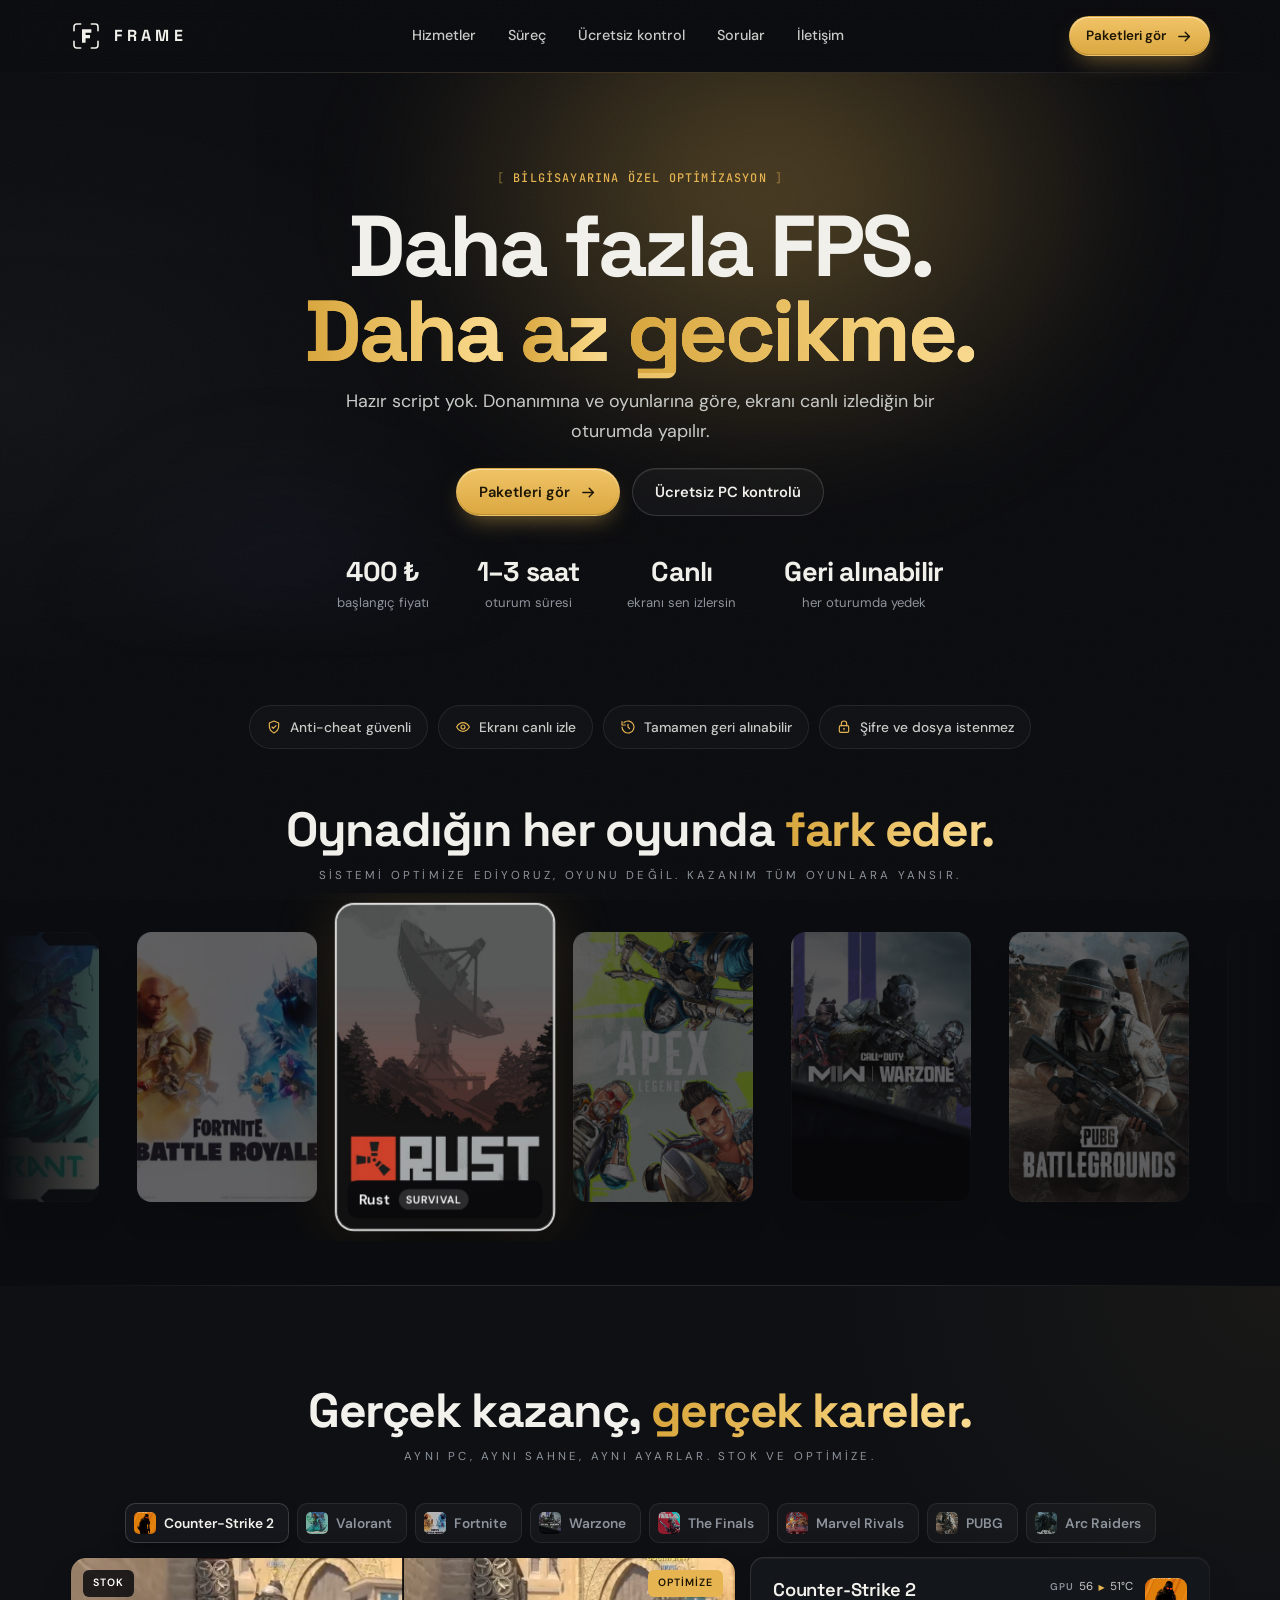
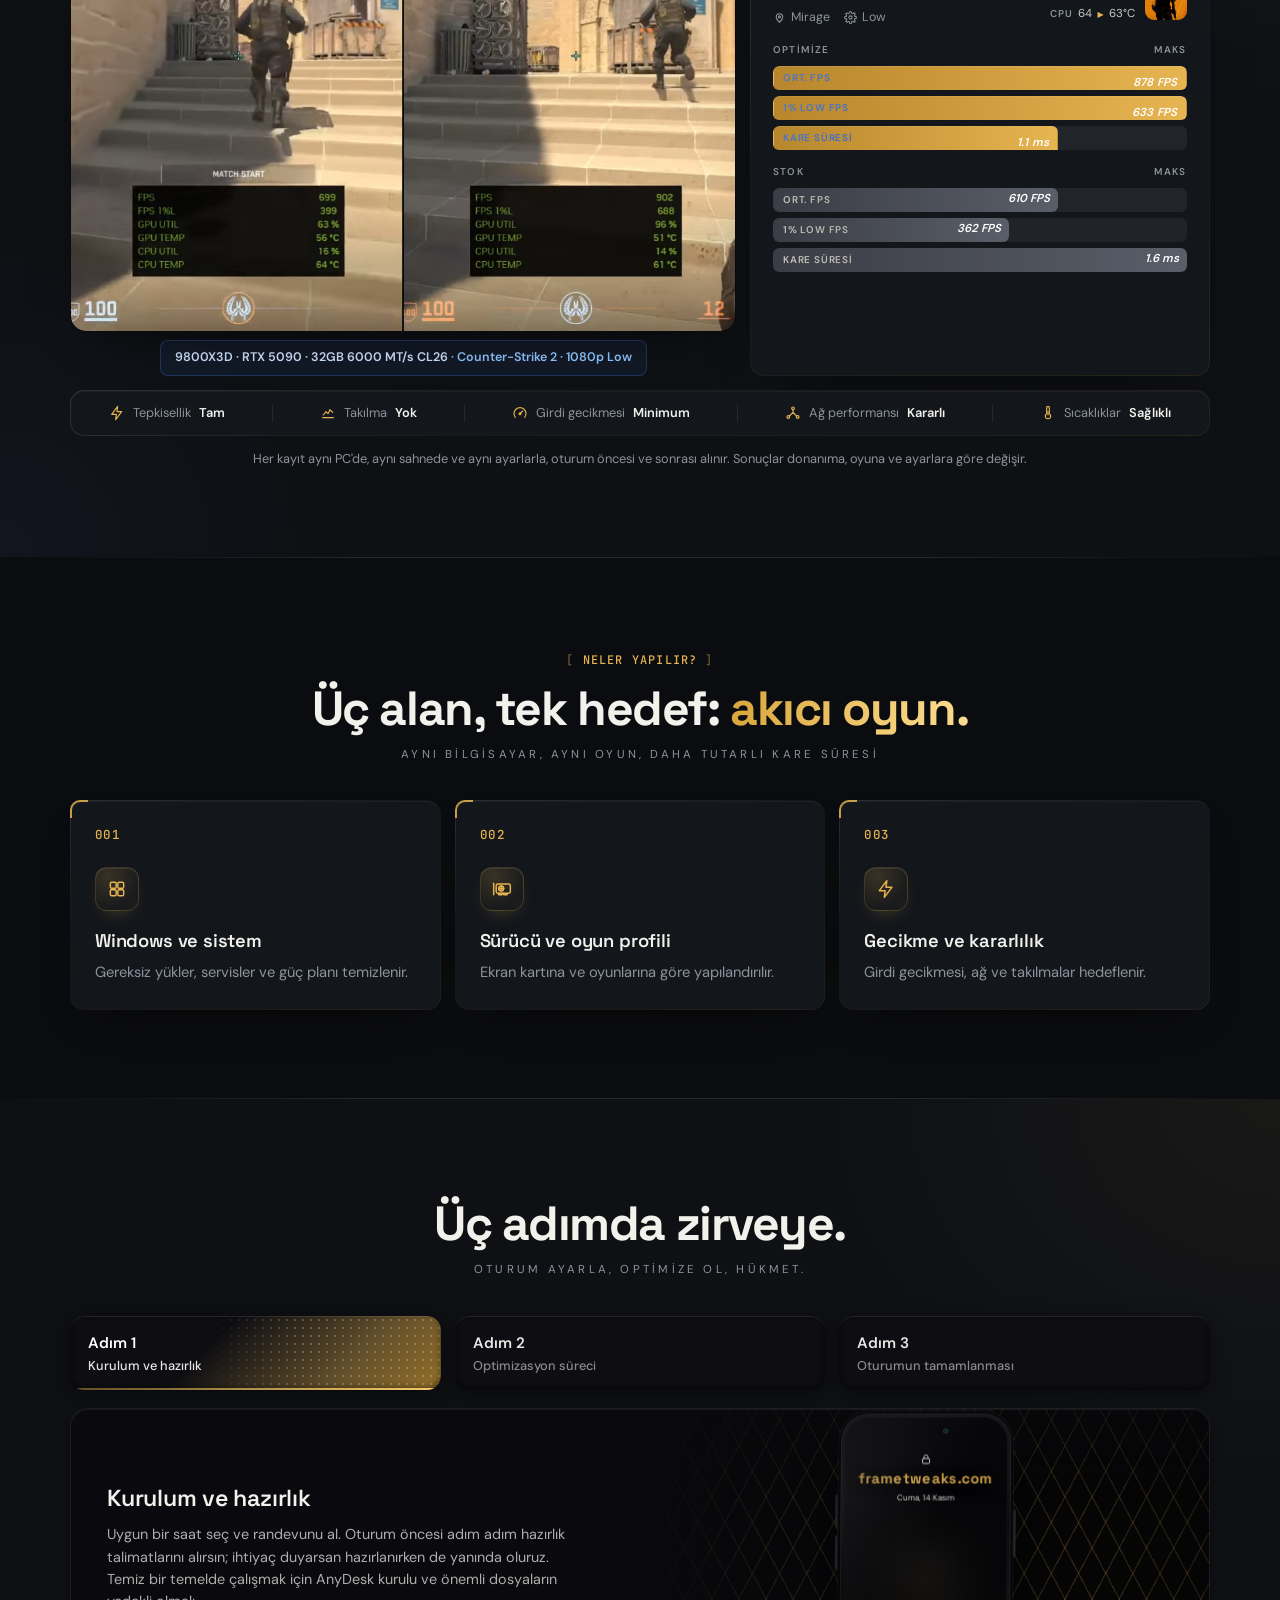
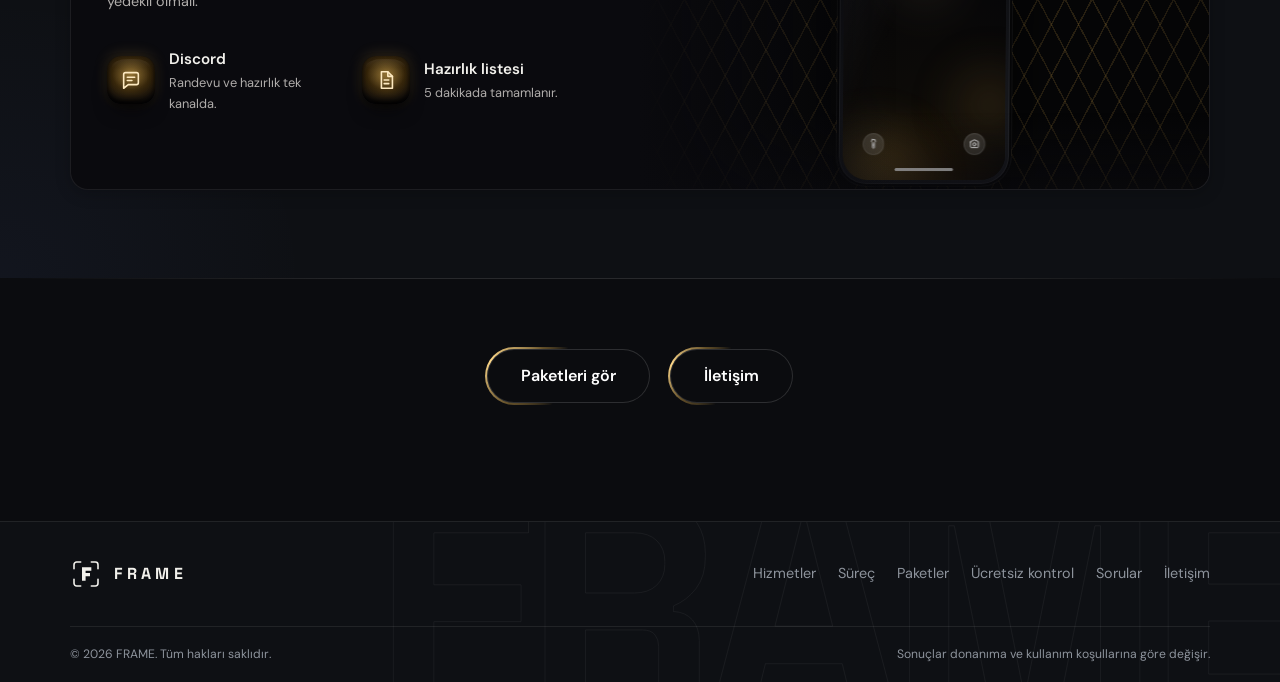
<file: index.html>
<!doctype html>
<html lang="tr">
<head>
  <meta charset="utf-8">
  <meta name="viewport" content="width=device-width, initial-scale=1">
  <meta name="theme-color" content="#0b0c0f">
  <title>FRAME — Bilgisayarına özel PC performans optimizasyonu</title>
  <!-- DÜZENLE: Arama sonuçlarında görünen açıklama -->
  <meta name="description" content="Bilgisayarına ve oyunlarına özel, şeffaf ve kontrollü PC performans optimizasyonu. Her adım onayınla, ekranı canlı izlersin.">
  <link rel="canonical" href="https://frame.example/index.html">
  <meta property="og:type" content="website">
  <meta property="og:site_name" content="FRAME">
  <meta property="og:title" content="FRAME — Bilgisayarına özel PC performans optimizasyonu">
  <meta property="og:description" content="Bilgisayarına ve oyunlarına özel, şeffaf ve kontrollü PC performans optimizasyonu. Her adım onayınla, ekranı canlı izlersin.">
  <meta property="og:url" content="https://frame.example/index.html">
  <meta property="og:image" content="https://frame.example/assets/images/og.png">
  <meta name="twitter:card" content="summary_large_image">
  <link rel="icon" href="favicon.svg" type="image/svg+xml">
  <link rel="apple-touch-icon" href="assets/images/apple-touch-icon.png">
  <link rel="preload" href="assets/fonts/spacegrotesk-latin.woff2" as="font" type="font/woff2" crossorigin>
  <link rel="preload" href="assets/fonts/spacegrotesk-latin-ext.woff2" as="font" type="font/woff2" crossorigin>
  <link rel="preload" href="assets/fonts/dmsans-latin.woff2" as="font" type="font/woff2" crossorigin>
  <link rel="preload" href="assets/fonts/dmsans-latin-ext.woff2" as="font" type="font/woff2" crossorigin>
  <link rel="stylesheet" href="assets/fonts/fonts.css">
  <link rel="stylesheet" href="assets/css/site.css">
  <script src="assets/js/icons.js"></script>
  <script src="assets/js/main.js" defer></script>
  <script src="assets/js/bench.js" defer></script>
</head>
<body data-page="home">
  <a class="skip-link" href="#main">İçeriğe geç</a>
  <header class="header">
    <nav class="container nav" aria-label="Ana menü">
      <a class="brand" href="index.html" aria-label="FRAME ana sayfa"><svg class="icon" aria-hidden="true"><use href="#i-frame"/></svg><span class="wordmark">FRAME</span></a>
      <div class="nav-links" id="nav-links">
        <a href="services.html">Hizmetler</a>
        <a href="process.html">Süreç</a>
        <a href="check.html">Ücretsiz kontrol</a>
        <a href="faq.html">Sorular</a>
        <a href="contact.html">İletişim</a>
      </div>
      <div class="nav-right">
        <a class="btn btn-primary btn-sm" href="pricing.html">Paketleri gör <svg class="icon" aria-hidden="true"><use href="#i-arrow"/></svg></a>
        <button class="menu-toggle" type="button" aria-label="Menüyü aç" aria-expanded="false" aria-controls="nav-links"><svg class="icon icon-menu" aria-hidden="true"><use href="#i-menu"/></svg><svg class="icon icon-close" aria-hidden="true"><use href="#i-close"/></svg></button>
      </div>
    </nav>
  </header>
  <main id="main">
    <section class="hero hero-center"><div class="glow" aria-hidden="true"></div><div class="container hero-inner">
      <span class="label">Bilgisayarına özel optimizasyon</span>
      <h1>Daha fazla FPS.<br><em>Daha az gecikme.</em></h1>
      <p class="lead">Hazır script yok. Donanımına ve oyunlarına göre, ekranı canlı izlediğin bir oturumda yapılır.</p>
      <div class="hero-actions">
        <a class="btn btn-primary" href="pricing.html">Paketleri gör <svg class="icon" aria-hidden="true"><use href="#i-arrow"/></svg></a>
        <a class="btn btn-ghost" href="check.html">Ücretsiz PC kontrolü</a>
      </div>
      <div class="stats">
        <div><b><span data-count="400">400</span> ₺</b><span>başlangıç fiyatı</span></div>
        <div><b>1–3 saat</b><span>oturum süresi</span></div>
        <div><b>Canlı</b><span>ekranı sen izlersin</span></div>
        <div><b>Geri alınabilir</b><span>her oturumda yedek</span></div>
      </div>
    </div></section>

    <section class="section-tight"><div class="container">
      <div class="badges">
        <span><svg class="icon" aria-hidden="true"><use href="#i-shield"/></svg> Anti-cheat güvenli</span>
        <span><svg class="icon" aria-hidden="true"><use href="#i-eye"/></svg> Ekranı canlı izle</span>
        <span><svg class="icon" aria-hidden="true"><use href="#i-rollback"/></svg> Tamamen geri alınabilir</span>
        <span><svg class="icon" aria-hidden="true"><use href="#i-lock"/></svg> Şifre ve dosya istenmez</span>
      </div>
    </div></section>

    <section class="section-tight">
      <div class="container"><div class="section-head center" style="margin-bottom:0"><h2>Oynadığın her oyunda <em>fark eder.</em></h2><span class="sub">Sistemi optimize ediyoruz, oyunu değil. Kazanım tüm oyunlara yansır.</span></div></div>
      <div class="covers" data-covers><div class="covers-track"><figure class="cover"><img src="assets/images/games/cs2.jpg" alt="Counter-Strike 2" loading="lazy"><figcaption>Counter-Strike 2 <small>FPS</small></figcaption></figure><figure class="cover"><img src="assets/images/games/valorant.jpg" alt="Valorant" loading="lazy"><figcaption>Valorant <small>FPS</small></figcaption></figure><figure class="cover"><img src="assets/images/games/fortnite.jpg" alt="Fortnite" loading="lazy"><figcaption>Fortnite <small>BR</small></figcaption></figure><figure class="cover"><img src="assets/images/games/rust.jpg" alt="Rust" loading="lazy"><figcaption>Rust <small>SURVIVAL</small></figcaption></figure><figure class="cover"><img src="assets/images/games/apex.jpg" alt="Apex Legends" loading="lazy"><figcaption>Apex Legends <small>BR</small></figcaption></figure><figure class="cover"><img src="assets/images/games/warzone.jpg" alt="Warzone" loading="lazy"><figcaption>Warzone <small>BR</small></figcaption></figure><figure class="cover"><img src="assets/images/games/pubg.jpg" alt="PUBG" loading="lazy"><figcaption>PUBG <small>BR</small></figcaption></figure><figure class="cover"><img src="assets/images/games/r6.jpg" alt="Rainbow Six Siege" loading="lazy"><figcaption>Rainbow Six Siege <small>FPS</small></figcaption></figure><figure class="cover"><img src="assets/images/games/finals.jpg" alt="The Finals" loading="lazy"><figcaption>The Finals <small>FPS</small></figcaption></figure><figure class="cover"><img src="assets/images/games/rivals.jpg" alt="Marvel Rivals" loading="lazy"><figcaption>Marvel Rivals <small>HERO</small></figcaption></figure><figure class="cover"><img src="assets/images/games/overwatch.jpg" alt="Overwatch 2" loading="lazy"><figcaption>Overwatch 2 <small>HERO</small></figcaption></figure><figure class="cover"><img src="assets/images/games/lol.jpg" alt="League of Legends" loading="lazy"><figcaption>League of Legends <small>MOBA</small></figcaption></figure><figure class="cover"><img src="assets/images/games/arena.jpg" alt="Arena Breakout" loading="lazy"><figcaption>Arena Breakout <small>FPS</small></figcaption></figure><figure class="cover"><img src="assets/images/games/dota.jpg" alt="Dota 2" loading="lazy"><figcaption>Dota 2 <small>MOBA</small></figcaption></figure><figure class="cover"><img src="assets/images/games/gta.jpg" alt="GTA V" loading="lazy"><figcaption>GTA V <small>OPEN WORLD</small></figcaption></figure></div></div>
    </section>

    <section class="section section-alt" id="sonuclar"><div class="container">
      <div class="section-head center"><h2>Gerçek kazanç, <em>gerçek kareler.</em></h2><span class="sub">Aynı PC, aynı sahne, aynı ayarlar. Stok ve optimize.</span></div>
      <div class="vb" data-bench>
        <div class="vb-tabs" role="tablist" aria-label="Oyun seç"></div>
        <div class="vb-grid">
          <div class="vb-video-col"><div class="vb-video card"></div><div class="vb-under"></div></div>
          <div class="vb-stats card"></div>
        </div>
        <div class="vb-strip card">
          <div><svg class="icon" aria-hidden="true"><use href="#i-bolt"/></svg><span>Tepkisellik</span><b>Tam</b></div><i></i>
          <div><svg class="icon" aria-hidden="true"><use href="#i-test"/></svg><span>Takılma</span><b>Yok</b></div><i></i>
          <div><svg class="icon" aria-hidden="true"><use href="#i-gauge"/></svg><span>Girdi gecikmesi</span><b>Minimum</b></div><i></i>
          <div><svg class="icon" aria-hidden="true"><use href="#i-network"/></svg><span>Ağ performansı</span><b>Kararlı</b></div><i></i>
          <div><svg class="icon" aria-hidden="true"><use href="#i-thermo"/></svg><span>Sıcaklıklar</span><b>Sağlıklı</b></div>
        </div>
        <p class="note center">Her kayıt aynı PC'de, aynı sahnede ve aynı ayarlarla, oturum öncesi ve sonrası alınır. Sonuçlar donanıma, oyuna ve ayarlara göre değişir.</p>
      </div>
    </div></section>

    <section class="section"><div class="container">
      <div class="section-head center"><span class="label">Neler yapılır?</span><h2>Üç alan, tek hedef: <em>akıcı oyun.</em></h2><span class="sub">Aynı bilgisayar, aynı oyun, daha tutarlı kare süresi</span></div>
      <div class="grid-3">
        <article class="feature corners"><span class="num">001</span><span class="icon-box"><svg class="icon" aria-hidden="true"><use href="#i-windows"/></svg></span><h3>Windows ve sistem</h3><p>Gereksiz yükler, servisler ve güç planı temizlenir.</p></article>
        <article class="feature corners"><span class="num">002</span><span class="icon-box"><svg class="icon" aria-hidden="true"><use href="#i-gpu"/></svg></span><h3>Sürücü ve oyun profili</h3><p>Ekran kartına ve oyunlarına göre yapılandırılır.</p></article>
        <article class="feature corners"><span class="num">003</span><span class="icon-box"><svg class="icon" aria-hidden="true"><use href="#i-bolt"/></svg></span><h3>Gecikme ve kararlılık</h3><p>Girdi gecikmesi, ağ ve takılmalar hedeflenir.</p></article>
      </div>
    </div></section>

    <section class="section section-alt"><div class="container">
      <div class="section-head center"><h2>Üç adımda zirveye.</h2><span class="sub">Oturum ayarla, optimize ol, hükmet.</span></div>
      <div class="howtab">
        <div class="howtab-bar" role="tablist" aria-label="Üç adım">
          <button class="howtab-btn is-active" role="tab" aria-selected="true"><span class="howtab-n">Adım 1</span><span class="howtab-t">Kurulum ve hazırlık</span><i class="dots"></i><i class="prog"></i></button>
          <button class="howtab-btn" role="tab" aria-selected="false"><span class="howtab-n">Adım 2</span><span class="howtab-t">Optimizasyon süreci</span><i class="dots"></i><i class="prog"></i></button>
          <button class="howtab-btn" role="tab" aria-selected="false"><span class="howtab-n">Adım 3</span><span class="howtab-t">Oturumun tamamlanması</span><i class="dots"></i><i class="prog"></i></button>
        </div>
        <div class="howtab-stage">
          <div class="howtab-panel is-active" role="tabpanel">
            <div class="howtab-body">
              <h3 class="howtab-title">Kurulum ve hazırlık</h3>
              <p class="howtab-desc">Uygun bir saat seç ve randevunu al. Oturum öncesi adım adım hazırlık talimatlarını alırsın; ihtiyaç duyarsan hazırlanırken de yanında oluruz. Temiz bir temelde çalışmak için AnyDesk kurulu ve önemli dosyaların yedekli olmalı.</p>
              <div class="howtab-feats">
                <div class="sf-row"><span class="sf-ic"><svg class="icon" aria-hidden="true"><use href="#i-chat"/></svg></span><div><b>Discord</b><small>Randevu ve hazırlık tek kanalda.</small></div></div>
                <div class="sf-row"><span class="sf-ic"><svg class="icon" aria-hidden="true"><use href="#i-doc"/></svg></span><div><b>Hazırlık listesi</b><small>5 dakikada tamamlanır.</small></div></div>
              </div>
            </div>
            <div class="howtab-media"><div class="leak"></div><div class="scene s-phone" aria-hidden="true">
  <div class="vlines"><i></i><i></i></div>
  <div class="ph-cam"><div class="ph-flash"></div>
    <div class="phone">
      <i class="btn-side vol1"></i><i class="btn-side vol2"></i><i class="btn-side pwr"></i>
      <div class="phone-screen">
        <div class="wall"><i></i><i></i><i></i></div>
        <div class="island"></div>
        <div class="lock"><svg class="lock-ic" viewBox="0 0 24 24" fill="none" stroke="#fff" stroke-width="2" stroke-linecap="round"><rect x="5" y="10" width="14" height="10" rx="2"/><path d="M8 10V7a4 4 0 0 1 8 0v3"/></svg><b class="lock-site">frametweaks.com</b><small>Cuma, 14 Kasım</small></div>
        <div class="stack">
          <div class="notif n1"><div class="n-app cal"><svg viewBox="0 0 24 24" fill="none" stroke="#1b1403" stroke-width="2.2" stroke-linecap="round" stroke-linejoin="round"><rect x="3" y="5" width="18" height="16" rx="3"/><path d="M3 10h18M8 3v4M16 3v4"/></svg></div><div class="n-body"><div class="n-row"><b>Randevu alındı</b><small>şimdi</small></div></div></div>
          <div class="notif n2"><div class="n-app ok"><svg viewBox="0 0 24 24" fill="none" stroke="#1b1403" stroke-width="2.6" stroke-linecap="round" stroke-linejoin="round"><path d="m5 12.5 4.5 4.5L19 7.5"/></svg></div><div class="n-body"><div class="n-row"><b>Randevu onaylandı</b><small>şimdi</small></div></div></div>
          <div class="notif n3"><div class="n-app brand"><svg viewBox="0 0 48 48" fill="none"><path d="M6 16V10a4 4 0 0 1 4-4h6M32 6h6a4 4 0 0 1 4 4v6M42 32v6a4 4 0 0 1-4 4h-6M16 42h-6a4 4 0 0 1-4-4v-6" stroke="#e6b450" stroke-width="3" stroke-linecap="round"/><path d="M18 34V14h14v5h-8.6v3.4H30v5h-6.6V34H18Z" fill="#f2f1ec"/></svg></div><div class="n-body"><div class="n-row"><b>FRAME sana arkadaşlık isteği gönderdi.</b><small>şimdi</small></div><div class="n-btns"><i class="ok"><span class="tap"></span>Kabul</i><i class="ghost">Yoksay</i></div></div></div>
        </div>
        <div class="dock"><i><svg viewBox="0 0 24 24" fill="none" stroke="#fff" stroke-width="2" stroke-linecap="round" stroke-linejoin="round"><path d="M9 3h6l1 4-2 2v10a1 1 0 0 1-1 1h-2a1 1 0 0 1-1-1V9L8 7l1-4Z"/><path d="M12 12v4"/></svg></i><i><svg viewBox="0 0 24 24" fill="none" stroke="#fff" stroke-width="2" stroke-linecap="round" stroke-linejoin="round"><path d="M4 8a2 2 0 0 1 2-2h2l1.5-2h5L16 6h2a2 2 0 0 1 2 2v9a2 2 0 0 1-2 2H6a2 2 0 0 1-2-2V8Z"/><circle cx="12" cy="12.5" r="3.2"/></svg></i></div><div class="homebar"></div>
        <div class="glass"></div>
      </div>
    </div>
  </div>
</div></div>
          </div>
          <div class="howtab-panel" role="tabpanel" hidden>
            <div class="howtab-body">
              <h3 class="howtab-title">Optimizasyon süreci</h3>
              <p class="howtab-desc">AnyDesk ile uzaktan bağlanırız (oturum sonunda kapatırsın) ve Windows'unu, sürücülerini, pakete göre BIOS ve donanımını adım adım optimize ederiz. Ekranı canlı izlersin; onayın olmadan hiçbir ayar değişmez.</p>
              <div class="howtab-feats">
                <div class="sf-row"><span class="sf-ic"><svg class="icon" aria-hidden="true"><use href="#i-network"/></svg></span><div><b>Ağ</b><small>Tam optimize. Her vuruş işler.</small></div></div>
                <div class="sf-row"><span class="sf-ic"><svg class="icon" aria-hidden="true"><use href="#i-bolt"/></svg></span><div><b>Sıfır takılma</b><small>Oyun içi donmalar giderilir.</small></div></div>
              </div>
            </div>
            <div class="howtab-media"><div class="leak"></div><div class="scene s-board" aria-hidden="true">
  <div class="shot shot1"><div class="cam cam1"><svg viewBox="0 0 400 240" preserveAspectRatio="xMidYMid slice">
    <defs>
      <pattern id="ahex" width="14" height="12" patternUnits="userSpaceOnUse"><circle cx="7" cy="6" r="1.1" fill="rgba(255,255,255,.06)"/></pattern>
      <linearGradient id="atop" x1="0" y1="0" x2="1" y2="1"><stop offset="0" stop-color="#2a2e38"/><stop offset="1" stop-color="#0f1115"/></linearGradient>
      <radialGradient id="adie" cx=".5" cy=".5" r=".6"><stop offset="0" stop-color="#e6b450" stop-opacity=".6"/><stop offset="1" stop-color="#e6b450" stop-opacity="0"/></radialGradient>
      
    </defs>
    <rect width="400" height="240" fill="#0b0d11"/><rect width="400" height="240" fill="url(#ahex)"/>
    <g><g transform="translate(231 143)"><rect x="2" y="3" width="51" height="28" rx="3" fill="#07080a"/><rect width="51" height="28" rx="3" fill="#171a21" stroke="rgba(255,255,255,.08)"/><rect x="4" y="4" width="43" height="20" rx="2" fill="none" stroke="rgba(255,255,255,.05)"/></g><g transform="translate(260 150)"><rect x="2" y="3" width="34" height="19" rx="3" fill="#07080a"/><rect width="34" height="19" rx="3" fill="#171a21" stroke="rgba(255,255,255,.08)"/><rect x="4" y="4" width="26" height="11" rx="2" fill="none" stroke="rgba(255,255,255,.05)"/></g><g transform="translate(262 121)"><rect x="2" y="3" width="62" height="33" rx="3" fill="#07080a"/><rect width="62" height="33" rx="3" fill="#171a21" stroke="rgba(255,255,255,.08)"/><rect x="4" y="4" width="54" height="25" rx="2" fill="none" stroke="rgba(255,255,255,.05)"/></g><g transform="translate(95 24)"><rect x="2" y="3" width="50" height="23" rx="3" fill="#07080a"/><rect width="50" height="23" rx="3" fill="#171a21" stroke="rgba(255,255,255,.08)"/><rect x="4" y="4" width="42" height="15" rx="2" fill="none" stroke="rgba(255,255,255,.05)"/></g><g transform="translate(72 23)"><rect x="2" y="3" width="56" height="39" rx="3" fill="#07080a"/><rect width="56" height="39" rx="3" fill="#171a21" stroke="rgba(255,255,255,.08)"/><rect x="4" y="4" width="48" height="31" rx="2" fill="none" stroke="rgba(255,255,255,.05)"/></g><g transform="translate(355 162)"><rect x="2" y="3" width="24" height="33" rx="3" fill="#07080a"/><rect width="24" height="33" rx="3" fill="#171a21" stroke="rgba(255,255,255,.08)"/><rect x="4" y="4" width="16" height="25" rx="2" fill="none" stroke="rgba(255,255,255,.05)"/></g><g transform="translate(202 115)"><rect x="2" y="3" width="63" height="37" rx="3" fill="#07080a"/><rect width="63" height="37" rx="3" fill="#171a21" stroke="rgba(255,255,255,.08)"/><rect x="4" y="4" width="55" height="29" rx="2" fill="none" stroke="rgba(255,255,255,.05)"/></g><g transform="translate(315 166)"><rect x="2" y="3" width="32" height="33" rx="3" fill="#07080a"/><rect width="32" height="33" rx="3" fill="#171a21" stroke="rgba(255,255,255,.08)"/><rect x="4" y="4" width="24" height="25" rx="2" fill="none" stroke="rgba(255,255,255,.05)"/></g><g transform="translate(7 135)"><rect x="2" y="3" width="26" height="15" rx="3" fill="#07080a"/><rect width="26" height="15" rx="3" fill="#171a21" stroke="rgba(255,255,255,.08)"/><rect x="4" y="4" width="18" height="7" rx="2" fill="none" stroke="rgba(255,255,255,.05)"/></g><g transform="translate(18 48)"><rect x="2" y="3" width="37" height="33" rx="3" fill="#07080a"/><rect width="37" height="33" rx="3" fill="#171a21" stroke="rgba(255,255,255,.08)"/><rect x="4" y="4" width="29" height="25" rx="2" fill="none" stroke="rgba(255,255,255,.05)"/></g><g transform="translate(15 199)"><rect x="2" y="3" width="51" height="24" rx="3" fill="#07080a"/><rect width="51" height="24" rx="3" fill="#171a21" stroke="rgba(255,255,255,.08)"/><rect x="4" y="4" width="43" height="16" rx="2" fill="none" stroke="rgba(255,255,255,.05)"/></g><g transform="translate(225 151)"><rect x="2" y="3" width="34" height="30" rx="3" fill="#07080a"/><rect width="34" height="30" rx="3" fill="#171a21" stroke="rgba(255,255,255,.08)"/><rect x="4" y="4" width="26" height="22" rx="2" fill="none" stroke="rgba(255,255,255,.05)"/></g><g transform="translate(119 163)"><rect x="2" y="3" width="40" height="29" rx="3" fill="#07080a"/><rect width="40" height="29" rx="3" fill="#171a21" stroke="rgba(255,255,255,.08)"/><rect x="4" y="4" width="32" height="21" rx="2" fill="none" stroke="rgba(255,255,255,.05)"/></g><g transform="translate(2 169)"><rect x="2" y="3" width="27" height="28" rx="3" fill="#07080a"/><rect width="27" height="28" rx="3" fill="#171a21" stroke="rgba(255,255,255,.08)"/><rect x="4" y="4" width="19" height="20" rx="2" fill="none" stroke="rgba(255,255,255,.05)"/></g><g transform="translate(335 71)"><rect x="2" y="3" width="48" height="31" rx="3" fill="#07080a"/><rect width="48" height="31" rx="3" fill="#171a21" stroke="rgba(255,255,255,.08)"/><rect x="4" y="4" width="40" height="23" rx="2" fill="none" stroke="rgba(255,255,255,.05)"/></g><g transform="translate(42 181)"><rect x="2" y="3" width="38" height="24" rx="3" fill="#07080a"/><rect width="38" height="24" rx="3" fill="#171a21" stroke="rgba(255,255,255,.08)"/><rect x="4" y="4" width="30" height="16" rx="2" fill="none" stroke="rgba(255,255,255,.05)"/></g><g transform="translate(117 131)"><rect x="2" y="3" width="40" height="14" rx="3" fill="#07080a"/><rect width="40" height="14" rx="3" fill="#171a21" stroke="rgba(255,255,255,.08)"/><rect x="4" y="4" width="32" height="6" rx="2" fill="none" stroke="rgba(255,255,255,.05)"/></g><g transform="translate(35 144)"><rect x="2" y="3" width="28" height="26" rx="3" fill="#07080a"/><rect width="28" height="26" rx="3" fill="#171a21" stroke="rgba(255,255,255,.08)"/><rect x="4" y="4" width="20" height="18" rx="2" fill="none" stroke="rgba(255,255,255,.05)"/></g></g><g><rect x="55" y="216" width="5" height="3" rx="1" fill="#2c2f37"/><rect x="148" y="98" width="5" height="3" rx="1" fill="#2c2f37"/><rect x="34" y="4" width="5" height="3" rx="1" fill="#2c2f37"/><rect x="350" y="0" width="5" height="3" rx="1" fill="#2c2f37"/><rect x="109" y="53" width="5" height="3" rx="1" fill="#2c2f37"/><rect x="26" y="120" width="5" height="3" rx="1" fill="#2c2f37"/><rect x="192" y="181" width="5" height="3" rx="1" fill="#2c2f37"/><rect x="203" y="107" width="5" height="3" rx="1" fill="#2c2f37"/><rect x="37" y="144" width="5" height="3" rx="1" fill="#2c2f37"/><rect x="322" y="50" width="5" height="3" rx="1" fill="#2c2f37"/><rect x="345" y="69" width="5" height="3" rx="1" fill="#2c2f37"/><rect x="172" y="22" width="5" height="3" rx="1" fill="#2c2f37"/><rect x="159" y="85" width="5" height="3" rx="1" fill="#2c2f37"/><rect x="7" y="104" width="5" height="3" rx="1" fill="#2c2f37"/><rect x="388" y="30" width="5" height="3" rx="1" fill="#2c2f37"/><rect x="68" y="63" width="5" height="3" rx="1" fill="#2c2f37"/><rect x="361" y="25" width="5" height="3" rx="1" fill="#2c2f37"/><rect x="5" y="15" width="5" height="3" rx="1" fill="#2c2f37"/><rect x="238" y="204" width="5" height="3" rx="1" fill="#2c2f37"/><rect x="249" y="45" width="5" height="3" rx="1" fill="#2c2f37"/><rect x="349" y="143" width="5" height="3" rx="1" fill="#2c2f37"/><rect x="96" y="114" width="5" height="3" rx="1" fill="#2c2f37"/><rect x="260" y="48" width="5" height="3" rx="1" fill="#2c2f37"/><rect x="374" y="196" width="5" height="3" rx="1" fill="#2c2f37"/><rect x="67" y="107" width="5" height="3" rx="1" fill="#2c2f37"/><rect x="329" y="98" width="5" height="3" rx="1" fill="#2c2f37"/><rect x="59" y="101" width="5" height="3" rx="1" fill="#2c2f37"/><rect x="215" y="54" width="5" height="3" rx="1" fill="#2c2f37"/><rect x="0" y="69" width="5" height="3" rx="1" fill="#2c2f37"/><rect x="303" y="77" width="5" height="3" rx="1" fill="#2c2f37"/><rect x="10" y="53" width="5" height="3" rx="1" fill="#2c2f37"/><rect x="95" y="100" width="5" height="3" rx="1" fill="#2c2f37"/><rect x="308" y="164" width="5" height="3" rx="1" fill="#2c2f37"/><rect x="295" y="25" width="5" height="3" rx="1" fill="#2c2f37"/><rect x="21" y="37" width="5" height="3" rx="1" fill="#2c2f37"/><rect x="109" y="113" width="5" height="3" rx="1" fill="#2c2f37"/><rect x="132" y="2" width="5" height="3" rx="1" fill="#2c2f37"/><rect x="312" y="84" width="5" height="3" rx="1" fill="#2c2f37"/><rect x="151" y="98" width="5" height="3" rx="1" fill="#2c2f37"/><rect x="37" y="19" width="5" height="3" rx="1" fill="#2c2f37"/><rect x="46" y="53" width="5" height="3" rx="1" fill="#2c2f37"/><rect x="298" y="162" width="5" height="3" rx="1" fill="#2c2f37"/><rect x="124" y="3" width="5" height="3" rx="1" fill="#2c2f37"/><rect x="307" y="94" width="5" height="3" rx="1" fill="#2c2f37"/><rect x="190" y="159" width="5" height="3" rx="1" fill="#2c2f37"/><rect x="232" y="32" width="5" height="3" rx="1" fill="#2c2f37"/><rect x="300" y="123" width="5" height="3" rx="1" fill="#2c2f37"/><rect x="294" y="34" width="5" height="3" rx="1" fill="#2c2f37"/><rect x="197" y="46" width="5" height="3" rx="1" fill="#2c2f37"/><rect x="321" y="39" width="5" height="3" rx="1" fill="#2c2f37"/></g><g><g transform="translate(339 179)"><circle r="7" fill="#0a0b0e"/><circle r="6" fill="#1d2027" stroke="rgba(255,255,255,.12)"/><circle r="2.5" fill="#0a0b0e"/></g><g transform="translate(378 181)"><circle r="7" fill="#0a0b0e"/><circle r="6" fill="#1d2027" stroke="rgba(255,255,255,.12)"/><circle r="2.5" fill="#0a0b0e"/></g><g transform="translate(324 170)"><circle r="7" fill="#0a0b0e"/><circle r="6" fill="#1d2027" stroke="rgba(255,255,255,.12)"/><circle r="2.5" fill="#0a0b0e"/></g><g transform="translate(380 220)"><circle r="7" fill="#0a0b0e"/><circle r="6" fill="#1d2027" stroke="rgba(255,255,255,.12)"/><circle r="2.5" fill="#0a0b0e"/></g></g>
    <g fill="none" stroke="rgba(255,255,255,.09)" stroke-width="2.5" stroke-linecap="round" stroke-linejoin="round"><path d="M0 60 H60 L80 80 H134"/><path d="M0 170 H70 L90 150 H134"/><path d="M266 100 H330 L350 80 H400"/><path d="M266 140 H320 L340 160 H400"/><path d="M200 0 V40 L220 60 V84"/><path d="M180 156 V200 L160 220 V240"/><path d="M40 240 V200 L60 180 H100 V156"/><path d="M360 0 V30 L340 50 V84 H266"/><path d="M0 110 H100 L120 120 H134"/><path d="M266 120 H300 L320 100 V40 H400"/><path d="M120 0 V30 L140 50 V84"/><path d="M300 240 V190 L280 170 V156"/><path d="M0 20 H400"/><path d="M0 215 H400"/></g>
    <g class="b-glow b-glow-soft" fill="none" stroke="rgba(230,180,80,.35)" stroke-width="7" stroke-linecap="round" stroke-linejoin="round"><path d="M0 60 H60 L80 80 H134" style="animation-delay:0.00s"/><path d="M0 170 H70 L90 150 H134" style="animation-delay:0.33s"/><path d="M266 100 H330 L350 80 H400" style="animation-delay:0.66s"/><path d="M266 140 H320 L340 160 H400" style="animation-delay:0.99s"/><path d="M200 0 V40 L220 60 V84" style="animation-delay:1.32s"/><path d="M180 156 V200 L160 220 V240" style="animation-delay:1.65s"/><path d="M40 240 V200 L60 180 H100 V156" style="animation-delay:1.98s"/><path d="M360 0 V30 L340 50 V84 H266" style="animation-delay:2.31s"/><path d="M0 110 H100 L120 120 H134" style="animation-delay:2.64s"/><path d="M266 120 H300 L320 100 V40 H400" style="animation-delay:2.97s"/><path d="M120 0 V30 L140 50 V84" style="animation-delay:3.30s"/><path d="M300 240 V190 L280 170 V156" style="animation-delay:3.63s"/><path d="M0 20 H400" style="animation-delay:3.96s"/><path d="M0 215 H400" style="animation-delay:4.29s"/></g><g class="b-glow" fill="none" stroke="#ffd88a" stroke-width="2.2" stroke-linecap="round" stroke-linejoin="round"><path d="M0 60 H60 L80 80 H134" style="animation-delay:0.00s"/><path d="M0 170 H70 L90 150 H134" style="animation-delay:0.33s"/><path d="M266 100 H330 L350 80 H400" style="animation-delay:0.66s"/><path d="M266 140 H320 L340 160 H400" style="animation-delay:0.99s"/><path d="M200 0 V40 L220 60 V84" style="animation-delay:1.32s"/><path d="M180 156 V200 L160 220 V240" style="animation-delay:1.65s"/><path d="M40 240 V200 L60 180 H100 V156" style="animation-delay:1.98s"/><path d="M360 0 V30 L340 50 V84 H266" style="animation-delay:2.31s"/><path d="M0 110 H100 L120 120 H134" style="animation-delay:2.64s"/><path d="M266 120 H300 L320 100 V40 H400" style="animation-delay:2.97s"/><path d="M120 0 V30 L140 50 V84" style="animation-delay:3.30s"/><path d="M300 240 V190 L280 170 V156" style="animation-delay:3.63s"/><path d="M0 20 H400" style="animation-delay:3.96s"/><path d="M0 215 H400" style="animation-delay:4.29s"/></g>
    <g><rect x="147" y="78" width="3" height="8" fill="#9aa0aa"/><rect x="147" y="154" width="3" height="8" fill="#9aa0aa"/><rect x="155" y="78" width="3" height="8" fill="#9aa0aa"/><rect x="155" y="154" width="3" height="8" fill="#9aa0aa"/><rect x="163" y="78" width="3" height="8" fill="#9aa0aa"/><rect x="163" y="154" width="3" height="8" fill="#9aa0aa"/><rect x="171" y="78" width="3" height="8" fill="#9aa0aa"/><rect x="171" y="154" width="3" height="8" fill="#9aa0aa"/><rect x="179" y="78" width="3" height="8" fill="#9aa0aa"/><rect x="179" y="154" width="3" height="8" fill="#9aa0aa"/><rect x="187" y="78" width="3" height="8" fill="#9aa0aa"/><rect x="187" y="154" width="3" height="8" fill="#9aa0aa"/><rect x="195" y="78" width="3" height="8" fill="#9aa0aa"/><rect x="195" y="154" width="3" height="8" fill="#9aa0aa"/><rect x="203" y="78" width="3" height="8" fill="#9aa0aa"/><rect x="203" y="154" width="3" height="8" fill="#9aa0aa"/><rect x="211" y="78" width="3" height="8" fill="#9aa0aa"/><rect x="211" y="154" width="3" height="8" fill="#9aa0aa"/><rect x="219" y="78" width="3" height="8" fill="#9aa0aa"/><rect x="219" y="154" width="3" height="8" fill="#9aa0aa"/><rect x="227" y="78" width="3" height="8" fill="#9aa0aa"/><rect x="227" y="154" width="3" height="8" fill="#9aa0aa"/><rect x="235" y="78" width="3" height="8" fill="#9aa0aa"/><rect x="235" y="154" width="3" height="8" fill="#9aa0aa"/><rect x="243" y="78" width="3" height="8" fill="#9aa0aa"/><rect x="243" y="154" width="3" height="8" fill="#9aa0aa"/><rect x="251" y="78" width="3" height="8" fill="#9aa0aa"/><rect x="251" y="154" width="3" height="8" fill="#9aa0aa"/><rect x="134" y="92" width="8" height="3" fill="#9aa0aa"/><rect x="258" y="92" width="8" height="3" fill="#9aa0aa"/><rect x="134" y="100" width="8" height="3" fill="#9aa0aa"/><rect x="258" y="100" width="8" height="3" fill="#9aa0aa"/><rect x="134" y="108" width="8" height="3" fill="#9aa0aa"/><rect x="258" y="108" width="8" height="3" fill="#9aa0aa"/><rect x="134" y="116" width="8" height="3" fill="#9aa0aa"/><rect x="258" y="116" width="8" height="3" fill="#9aa0aa"/><rect x="134" y="124" width="8" height="3" fill="#9aa0aa"/><rect x="258" y="124" width="8" height="3" fill="#9aa0aa"/><rect x="134" y="132" width="8" height="3" fill="#9aa0aa"/><rect x="258" y="132" width="8" height="3" fill="#9aa0aa"/><rect x="134" y="140" width="8" height="3" fill="#9aa0aa"/><rect x="258" y="140" width="8" height="3" fill="#9aa0aa"/></g>
    <rect x="140" y="92" width="120" height="68" rx="6" fill="#030304"/>
    <rect class="b-chip" x="140" y="86" width="120" height="68" rx="6" fill="url(#atop)" stroke="rgba(255,255,255,.12)"/>
    <rect x="166" y="100" width="68" height="40" rx="4" fill="#0a0b0e" stroke="rgba(230,180,80,.5)"/>
    <rect x="166" y="100" width="68" height="40" rx="4" fill="url(#adie)" class="b-die"/>
    <g transform="translate(184 104) scale(.68)" fill="none"><path d="M6 16V10a4 4 0 0 1 4-4h6M32 6h6a4 4 0 0 1 4 4v6M42 32v6a4 4 0 0 1-4 4h-6M16 42h-6a4 4 0 0 1-4-4v-6" stroke="#e6b450" stroke-width="2.4" stroke-linecap="round"/><path d="M18 34V14h14v5h-8.6v3.4H30v5h-6.6V34H18Z" fill="#f2f1ec"/></g>
  </svg></div></div>
  <div class="shot shot2"><div class="biglogo"><div class="bl-face"><svg viewBox="0 0 48 48" fill="none"><path d="M6 16V10a4 4 0 0 1 4-4h6M32 6h6a4 4 0 0 1 4 4v6M42 32v6a4 4 0 0 1-4 4h-6M16 42h-6a4 4 0 0 1-4-4v-6" stroke="#e6b450" stroke-width="2.4" stroke-linecap="round"/><path d="M18 34V14h14v5h-8.6v3.4H30v5h-6.6V34H18Z" fill="#f2f1ec"/></svg></div><div class="bl-side"></div></div></div>
  <div class="shot shot3"><div class="cam cam3"><svg viewBox="0 0 400 240" preserveAspectRatio="xMidYMid slice">
    <defs>
      <pattern id="bhex" width="14" height="12" patternUnits="userSpaceOnUse"><circle cx="7" cy="6" r="1.1" fill="rgba(255,255,255,.06)"/></pattern>
      <linearGradient id="btop" x1="0" y1="0" x2="1" y2="1"><stop offset="0" stop-color="#2a2e38"/><stop offset="1" stop-color="#0f1115"/></linearGradient>
      <radialGradient id="bdie" cx=".5" cy=".5" r=".6"><stop offset="0" stop-color="#e6b450" stop-opacity=".6"/><stop offset="1" stop-color="#e6b450" stop-opacity="0"/></radialGradient>
      
    </defs>
    <rect width="400" height="240" fill="#0b0d11"/><rect width="400" height="240" fill="url(#bhex)"/>
    <g><g transform="translate(100 175)"><rect x="2" y="3" width="46" height="29" rx="3" fill="#07080a"/><rect width="46" height="29" rx="3" fill="#171a21" stroke="rgba(255,255,255,.08)"/><rect x="4" y="4" width="38" height="21" rx="2" fill="none" stroke="rgba(255,255,255,.05)"/></g><g transform="translate(309 20)"><rect x="2" y="3" width="48" height="15" rx="3" fill="#07080a"/><rect width="48" height="15" rx="3" fill="#171a21" stroke="rgba(255,255,255,.08)"/><rect x="4" y="4" width="40" height="7" rx="2" fill="none" stroke="rgba(255,255,255,.05)"/></g><g transform="translate(53 27)"><rect x="2" y="3" width="24" height="30" rx="3" fill="#07080a"/><rect width="24" height="30" rx="3" fill="#171a21" stroke="rgba(255,255,255,.08)"/><rect x="4" y="4" width="16" height="22" rx="2" fill="none" stroke="rgba(255,255,255,.05)"/></g><g transform="translate(130 61)"><rect x="2" y="3" width="47" height="22" rx="3" fill="#07080a"/><rect width="47" height="22" rx="3" fill="#171a21" stroke="rgba(255,255,255,.08)"/><rect x="4" y="4" width="39" height="14" rx="2" fill="none" stroke="rgba(255,255,255,.05)"/></g><g transform="translate(215 210)"><rect x="2" y="3" width="60" height="29" rx="3" fill="#07080a"/><rect width="60" height="29" rx="3" fill="#171a21" stroke="rgba(255,255,255,.08)"/><rect x="4" y="4" width="52" height="21" rx="2" fill="none" stroke="rgba(255,255,255,.05)"/></g><g transform="translate(150 133)"><rect x="2" y="3" width="33" height="37" rx="3" fill="#07080a"/><rect width="33" height="37" rx="3" fill="#171a21" stroke="rgba(255,255,255,.08)"/><rect x="4" y="4" width="25" height="29" rx="2" fill="none" stroke="rgba(255,255,255,.05)"/></g><g transform="translate(35 32)"><rect x="2" y="3" width="36" height="29" rx="3" fill="#07080a"/><rect width="36" height="29" rx="3" fill="#171a21" stroke="rgba(255,255,255,.08)"/><rect x="4" y="4" width="28" height="21" rx="2" fill="none" stroke="rgba(255,255,255,.05)"/></g><g transform="translate(286 167)"><rect x="2" y="3" width="61" height="33" rx="3" fill="#07080a"/><rect width="61" height="33" rx="3" fill="#171a21" stroke="rgba(255,255,255,.08)"/><rect x="4" y="4" width="53" height="25" rx="2" fill="none" stroke="rgba(255,255,255,.05)"/></g><g transform="translate(37 71)"><rect x="2" y="3" width="35" height="20" rx="3" fill="#07080a"/><rect width="35" height="20" rx="3" fill="#171a21" stroke="rgba(255,255,255,.08)"/><rect x="4" y="4" width="27" height="12" rx="2" fill="none" stroke="rgba(255,255,255,.05)"/></g><g transform="translate(8 17)"><rect x="2" y="3" width="39" height="27" rx="3" fill="#07080a"/><rect width="39" height="27" rx="3" fill="#171a21" stroke="rgba(255,255,255,.08)"/><rect x="4" y="4" width="31" height="19" rx="2" fill="none" stroke="rgba(255,255,255,.05)"/></g><g transform="translate(228 63)"><rect x="2" y="3" width="25" height="15" rx="3" fill="#07080a"/><rect width="25" height="15" rx="3" fill="#171a21" stroke="rgba(255,255,255,.08)"/><rect x="4" y="4" width="17" height="7" rx="2" fill="none" stroke="rgba(255,255,255,.05)"/></g><g transform="translate(90 72)"><rect x="2" y="3" width="45" height="30" rx="3" fill="#07080a"/><rect width="45" height="30" rx="3" fill="#171a21" stroke="rgba(255,255,255,.08)"/><rect x="4" y="4" width="37" height="22" rx="2" fill="none" stroke="rgba(255,255,255,.05)"/></g><g transform="translate(292 33)"><rect x="2" y="3" width="27" height="25" rx="3" fill="#07080a"/><rect width="27" height="25" rx="3" fill="#171a21" stroke="rgba(255,255,255,.08)"/><rect x="4" y="4" width="19" height="17" rx="2" fill="none" stroke="rgba(255,255,255,.05)"/></g><g transform="translate(70 115)"><rect x="2" y="3" width="43" height="35" rx="3" fill="#07080a"/><rect width="43" height="35" rx="3" fill="#171a21" stroke="rgba(255,255,255,.08)"/><rect x="4" y="4" width="35" height="27" rx="2" fill="none" stroke="rgba(255,255,255,.05)"/></g><g transform="translate(353 133)"><rect x="2" y="3" width="59" height="18" rx="3" fill="#07080a"/><rect width="59" height="18" rx="3" fill="#171a21" stroke="rgba(255,255,255,.08)"/><rect x="4" y="4" width="51" height="10" rx="2" fill="none" stroke="rgba(255,255,255,.05)"/></g><g transform="translate(302 8)"><rect x="2" y="3" width="23" height="29" rx="3" fill="#07080a"/><rect width="23" height="29" rx="3" fill="#171a21" stroke="rgba(255,255,255,.08)"/><rect x="4" y="4" width="15" height="21" rx="2" fill="none" stroke="rgba(255,255,255,.05)"/></g><g transform="translate(183 179)"><rect x="2" y="3" width="41" height="15" rx="3" fill="#07080a"/><rect width="41" height="15" rx="3" fill="#171a21" stroke="rgba(255,255,255,.08)"/><rect x="4" y="4" width="33" height="7" rx="2" fill="none" stroke="rgba(255,255,255,.05)"/></g><g transform="translate(10 153)"><rect x="2" y="3" width="62" height="16" rx="3" fill="#07080a"/><rect width="62" height="16" rx="3" fill="#171a21" stroke="rgba(255,255,255,.08)"/><rect x="4" y="4" width="54" height="8" rx="2" fill="none" stroke="rgba(255,255,255,.05)"/></g></g><g><rect x="246" y="17" width="5" height="3" rx="1" fill="#2c2f37"/><rect x="374" y="79" width="5" height="3" rx="1" fill="#2c2f37"/><rect x="163" y="34" width="5" height="3" rx="1" fill="#2c2f37"/><rect x="37" y="19" width="5" height="3" rx="1" fill="#2c2f37"/><rect x="231" y="139" width="5" height="3" rx="1" fill="#2c2f37"/><rect x="188" y="188" width="5" height="3" rx="1" fill="#2c2f37"/><rect x="22" y="230" width="5" height="3" rx="1" fill="#2c2f37"/><rect x="377" y="188" width="5" height="3" rx="1" fill="#2c2f37"/><rect x="360" y="33" width="5" height="3" rx="1" fill="#2c2f37"/><rect x="174" y="90" width="5" height="3" rx="1" fill="#2c2f37"/><rect x="43" y="175" width="5" height="3" rx="1" fill="#2c2f37"/><rect x="242" y="230" width="5" height="3" rx="1" fill="#2c2f37"/><rect x="39" y="223" width="5" height="3" rx="1" fill="#2c2f37"/><rect x="213" y="202" width="5" height="3" rx="1" fill="#2c2f37"/><rect x="15" y="221" width="5" height="3" rx="1" fill="#2c2f37"/><rect x="255" y="146" width="5" height="3" rx="1" fill="#2c2f37"/><rect x="7" y="159" width="5" height="3" rx="1" fill="#2c2f37"/><rect x="339" y="97" width="5" height="3" rx="1" fill="#2c2f37"/><rect x="194" y="149" width="5" height="3" rx="1" fill="#2c2f37"/><rect x="6" y="155" width="5" height="3" rx="1" fill="#2c2f37"/><rect x="36" y="20" width="5" height="3" rx="1" fill="#2c2f37"/><rect x="46" y="163" width="5" height="3" rx="1" fill="#2c2f37"/><rect x="59" y="65" width="5" height="3" rx="1" fill="#2c2f37"/><rect x="213" y="186" width="5" height="3" rx="1" fill="#2c2f37"/><rect x="169" y="99" width="5" height="3" rx="1" fill="#2c2f37"/><rect x="376" y="177" width="5" height="3" rx="1" fill="#2c2f37"/><rect x="297" y="117" width="5" height="3" rx="1" fill="#2c2f37"/><rect x="225" y="118" width="5" height="3" rx="1" fill="#2c2f37"/><rect x="277" y="21" width="5" height="3" rx="1" fill="#2c2f37"/><rect x="265" y="192" width="5" height="3" rx="1" fill="#2c2f37"/><rect x="263" y="7" width="5" height="3" rx="1" fill="#2c2f37"/><rect x="158" y="153" width="5" height="3" rx="1" fill="#2c2f37"/><rect x="44" y="123" width="5" height="3" rx="1" fill="#2c2f37"/><rect x="11" y="58" width="5" height="3" rx="1" fill="#2c2f37"/><rect x="357" y="28" width="5" height="3" rx="1" fill="#2c2f37"/><rect x="254" y="199" width="5" height="3" rx="1" fill="#2c2f37"/><rect x="314" y="168" width="5" height="3" rx="1" fill="#2c2f37"/><rect x="248" y="65" width="5" height="3" rx="1" fill="#2c2f37"/><rect x="5" y="94" width="5" height="3" rx="1" fill="#2c2f37"/><rect x="154" y="36" width="5" height="3" rx="1" fill="#2c2f37"/><rect x="347" y="156" width="5" height="3" rx="1" fill="#2c2f37"/><rect x="103" y="132" width="5" height="3" rx="1" fill="#2c2f37"/><rect x="86" y="192" width="5" height="3" rx="1" fill="#2c2f37"/><rect x="175" y="168" width="5" height="3" rx="1" fill="#2c2f37"/><rect x="226" y="127" width="5" height="3" rx="1" fill="#2c2f37"/><rect x="123" y="83" width="5" height="3" rx="1" fill="#2c2f37"/><rect x="207" y="170" width="5" height="3" rx="1" fill="#2c2f37"/><rect x="128" y="50" width="5" height="3" rx="1" fill="#2c2f37"/><rect x="324" y="110" width="5" height="3" rx="1" fill="#2c2f37"/><rect x="386" y="51" width="5" height="3" rx="1" fill="#2c2f37"/></g><g><g transform="translate(327 199)"><circle r="7" fill="#0a0b0e"/><circle r="6" fill="#1d2027" stroke="rgba(255,255,255,.12)"/><circle r="2.5" fill="#0a0b0e"/></g><g transform="translate(328 190)"><circle r="7" fill="#0a0b0e"/><circle r="6" fill="#1d2027" stroke="rgba(255,255,255,.12)"/><circle r="2.5" fill="#0a0b0e"/></g><g transform="translate(326 167)"><circle r="7" fill="#0a0b0e"/><circle r="6" fill="#1d2027" stroke="rgba(255,255,255,.12)"/><circle r="2.5" fill="#0a0b0e"/></g><g transform="translate(317 213)"><circle r="7" fill="#0a0b0e"/><circle r="6" fill="#1d2027" stroke="rgba(255,255,255,.12)"/><circle r="2.5" fill="#0a0b0e"/></g></g>
    <g fill="none" stroke="rgba(255,255,255,.09)" stroke-width="2.5" stroke-linecap="round" stroke-linejoin="round"><path d="M0 60 H60 L80 80 H134"/><path d="M0 170 H70 L90 150 H134"/><path d="M266 100 H330 L350 80 H400"/><path d="M266 140 H320 L340 160 H400"/><path d="M200 0 V40 L220 60 V84"/><path d="M180 156 V200 L160 220 V240"/><path d="M40 240 V200 L60 180 H100 V156"/><path d="M360 0 V30 L340 50 V84 H266"/><path d="M0 110 H100 L120 120 H134"/><path d="M266 120 H300 L320 100 V40 H400"/><path d="M120 0 V30 L140 50 V84"/><path d="M300 240 V190 L280 170 V156"/><path d="M0 20 H400"/><path d="M0 215 H400"/></g>
    <g class="b-glow b-glow-soft" fill="none" stroke="rgba(230,180,80,.35)" stroke-width="7" stroke-linecap="round" stroke-linejoin="round"><path d="M0 60 H60 L80 80 H134" style="animation-delay:0.00s"/><path d="M0 170 H70 L90 150 H134" style="animation-delay:0.33s"/><path d="M266 100 H330 L350 80 H400" style="animation-delay:0.66s"/><path d="M266 140 H320 L340 160 H400" style="animation-delay:0.99s"/><path d="M200 0 V40 L220 60 V84" style="animation-delay:1.32s"/><path d="M180 156 V200 L160 220 V240" style="animation-delay:1.65s"/><path d="M40 240 V200 L60 180 H100 V156" style="animation-delay:1.98s"/><path d="M360 0 V30 L340 50 V84 H266" style="animation-delay:2.31s"/><path d="M0 110 H100 L120 120 H134" style="animation-delay:2.64s"/><path d="M266 120 H300 L320 100 V40 H400" style="animation-delay:2.97s"/><path d="M120 0 V30 L140 50 V84" style="animation-delay:3.30s"/><path d="M300 240 V190 L280 170 V156" style="animation-delay:3.63s"/><path d="M0 20 H400" style="animation-delay:3.96s"/><path d="M0 215 H400" style="animation-delay:4.29s"/></g><g class="b-glow" fill="none" stroke="#ffd88a" stroke-width="2.2" stroke-linecap="round" stroke-linejoin="round"><path d="M0 60 H60 L80 80 H134" style="animation-delay:0.00s"/><path d="M0 170 H70 L90 150 H134" style="animation-delay:0.33s"/><path d="M266 100 H330 L350 80 H400" style="animation-delay:0.66s"/><path d="M266 140 H320 L340 160 H400" style="animation-delay:0.99s"/><path d="M200 0 V40 L220 60 V84" style="animation-delay:1.32s"/><path d="M180 156 V200 L160 220 V240" style="animation-delay:1.65s"/><path d="M40 240 V200 L60 180 H100 V156" style="animation-delay:1.98s"/><path d="M360 0 V30 L340 50 V84 H266" style="animation-delay:2.31s"/><path d="M0 110 H100 L120 120 H134" style="animation-delay:2.64s"/><path d="M266 120 H300 L320 100 V40 H400" style="animation-delay:2.97s"/><path d="M120 0 V30 L140 50 V84" style="animation-delay:3.30s"/><path d="M300 240 V190 L280 170 V156" style="animation-delay:3.63s"/><path d="M0 20 H400" style="animation-delay:3.96s"/><path d="M0 215 H400" style="animation-delay:4.29s"/></g>
    <g><rect x="147" y="78" width="3" height="8" fill="#9aa0aa"/><rect x="147" y="154" width="3" height="8" fill="#9aa0aa"/><rect x="155" y="78" width="3" height="8" fill="#9aa0aa"/><rect x="155" y="154" width="3" height="8" fill="#9aa0aa"/><rect x="163" y="78" width="3" height="8" fill="#9aa0aa"/><rect x="163" y="154" width="3" height="8" fill="#9aa0aa"/><rect x="171" y="78" width="3" height="8" fill="#9aa0aa"/><rect x="171" y="154" width="3" height="8" fill="#9aa0aa"/><rect x="179" y="78" width="3" height="8" fill="#9aa0aa"/><rect x="179" y="154" width="3" height="8" fill="#9aa0aa"/><rect x="187" y="78" width="3" height="8" fill="#9aa0aa"/><rect x="187" y="154" width="3" height="8" fill="#9aa0aa"/><rect x="195" y="78" width="3" height="8" fill="#9aa0aa"/><rect x="195" y="154" width="3" height="8" fill="#9aa0aa"/><rect x="203" y="78" width="3" height="8" fill="#9aa0aa"/><rect x="203" y="154" width="3" height="8" fill="#9aa0aa"/><rect x="211" y="78" width="3" height="8" fill="#9aa0aa"/><rect x="211" y="154" width="3" height="8" fill="#9aa0aa"/><rect x="219" y="78" width="3" height="8" fill="#9aa0aa"/><rect x="219" y="154" width="3" height="8" fill="#9aa0aa"/><rect x="227" y="78" width="3" height="8" fill="#9aa0aa"/><rect x="227" y="154" width="3" height="8" fill="#9aa0aa"/><rect x="235" y="78" width="3" height="8" fill="#9aa0aa"/><rect x="235" y="154" width="3" height="8" fill="#9aa0aa"/><rect x="243" y="78" width="3" height="8" fill="#9aa0aa"/><rect x="243" y="154" width="3" height="8" fill="#9aa0aa"/><rect x="251" y="78" width="3" height="8" fill="#9aa0aa"/><rect x="251" y="154" width="3" height="8" fill="#9aa0aa"/><rect x="134" y="92" width="8" height="3" fill="#9aa0aa"/><rect x="258" y="92" width="8" height="3" fill="#9aa0aa"/><rect x="134" y="100" width="8" height="3" fill="#9aa0aa"/><rect x="258" y="100" width="8" height="3" fill="#9aa0aa"/><rect x="134" y="108" width="8" height="3" fill="#9aa0aa"/><rect x="258" y="108" width="8" height="3" fill="#9aa0aa"/><rect x="134" y="116" width="8" height="3" fill="#9aa0aa"/><rect x="258" y="116" width="8" height="3" fill="#9aa0aa"/><rect x="134" y="124" width="8" height="3" fill="#9aa0aa"/><rect x="258" y="124" width="8" height="3" fill="#9aa0aa"/><rect x="134" y="132" width="8" height="3" fill="#9aa0aa"/><rect x="258" y="132" width="8" height="3" fill="#9aa0aa"/><rect x="134" y="140" width="8" height="3" fill="#9aa0aa"/><rect x="258" y="140" width="8" height="3" fill="#9aa0aa"/></g>
    <rect x="140" y="92" width="120" height="68" rx="6" fill="#030304"/>
    <rect class="b-chip" x="140" y="86" width="120" height="68" rx="6" fill="url(#btop)" stroke="rgba(255,255,255,.12)"/>
    <rect x="166" y="100" width="68" height="40" rx="4" fill="#0a0b0e" stroke="rgba(230,180,80,.5)"/>
    <rect x="166" y="100" width="68" height="40" rx="4" fill="url(#bdie)" class="b-die"/>
    <g transform="translate(184 104) scale(.68)" fill="none"><path d="M6 16V10a4 4 0 0 1 4-4h6M32 6h6a4 4 0 0 1 4 4v6M42 32v6a4 4 0 0 1-4 4h-6M16 42h-6a4 4 0 0 1-4-4v-6" stroke="#e6b450" stroke-width="2.4" stroke-linecap="round"/><path d="M18 34V14h14v5h-8.6v3.4H30v5h-6.6V34H18Z" fill="#f2f1ec"/></g>
  </svg></div><div class="hud"><span style="--i:0"><svg viewBox="0 0 24 24"><path d="m5 12.5 4.5 4.5L19 7.5"/></svg>Güç planı</span><span style="--i:1"><svg viewBox="0 0 24 24"><path d="m5 12.5 4.5 4.5L19 7.5"/></svg>Sürücüler</span><span style="--i:2"><svg viewBox="0 0 24 24"><path d="m5 12.5 4.5 4.5L19 7.5"/></svg>Ağ ve gecikme</span><span style="--i:3"><svg viewBox="0 0 24 24"><path d="m5 12.5 4.5 4.5L19 7.5"/></svg>BIOS</span></div></div>
  <div class="fade"></div>
</div></div>
          </div>
          <div class="howtab-panel" role="tabpanel" hidden>
            <div class="howtab-body">
              <h3 class="howtab-title">Oturumun tamamlanması</h3>
              <p class="howtab-desc">Aynı sahnede, aynı ayarlarla önce/sonra karşılaştırması yapılır. Değişiklik özeti ve geri alma adımları sende kalır; takip desteği süresince sorularına cevap veririz.</p>
              <div class="howtab-feats">
                <div class="sf-row"><span class="sf-ic"><svg class="icon" aria-hidden="true"><use href="#i-test"/></svg></span><div><b>Önce / sonra</b><small>Aynı koşullarda ölçüm.</small></div></div>
                <div class="sf-row"><span class="sf-ic"><svg class="icon" aria-hidden="true"><use href="#i-rollback"/></svg></span><div><b>Oturum raporu</b><small>Her değişiklik yazılı.</small></div></div>
              </div>
            </div>
            <div class="howtab-media"><div class="leak"></div><div class="scene s-gauge" aria-hidden="true">
  <div class="g-swirl"></div>
  <div class="fps-hud"><span>FPS</span><b class="g-digit">0</b><i></i></div>
  <div class="g-wrap"><div class="g-cam">
  <svg viewBox="0 0 200 200">
    <defs>
      <linearGradient id="rim" x1="0" y1="0" x2="1" y2="1"><stop offset="0" stop-color="#f4f4f4"/><stop offset=".25" stop-color="#8e9298"/><stop offset=".5" stop-color="#e8e8ea"/><stop offset=".75" stop-color="#5c6066"/><stop offset="1" stop-color="#d8d8da"/></linearGradient>
      <linearGradient id="rim2" x1="1" y1="0" x2="0" y2="1"><stop offset="0" stop-color="#3a3d43"/><stop offset="1" stop-color="#15161a"/></linearGradient>
      <radialGradient id="face" cx=".5" cy=".5" r=".5"><stop offset="0" stop-color="#2a1d08"/><stop offset=".45" stop-color="#15151a"/><stop offset="1" stop-color="#0a0a0c"/></radialGradient>
      <radialGradient id="core" cx=".5" cy=".5" r=".5"><stop offset="0" stop-color="#e6b450" stop-opacity=".95"/><stop offset=".6" stop-color="#8a5c14" stop-opacity=".5"/><stop offset="1" stop-color="#000" stop-opacity="0"/></radialGradient>
      <linearGradient id="needleG" x1="0" y1="0" x2="1" y2="0"><stop offset="0" stop-color="#f2f1ec"/><stop offset=".5" stop-color="#e6b450"/><stop offset="1" stop-color="#ff9a3c"/></linearGradient>
      <radialGradient id="cap" cx=".35" cy=".3" r=".8"><stop offset="0" stop-color="#fff"/><stop offset=".4" stop-color="#9a9ca3"/><stop offset="1" stop-color="#2b2d33"/></radialGradient>
      <filter id="nglow"><feGaussianBlur stdDeviation="1.6" result="b"/><feMerge><feMergeNode in="b"/><feMergeNode in="SourceGraphic"/></feMerge></filter>
      <filter id="arcglow"><feGaussianBlur stdDeviation="2.5" result="b"/><feMerge><feMergeNode in="b"/><feMergeNode in="SourceGraphic"/></feMerge></filter>
    </defs>
    <circle cx="100" cy="100" r="99" fill="url(#rim)"/>
    <circle cx="100" cy="100" r="95" fill="url(#rim2)"/>
    <circle cx="100" cy="100" r="93" fill="#0b0b0d"/>
    <circle cx="100" cy="100" r="91" fill="url(#face)"/>
    <path d="M26.5 161.7 A96 96 0 1 1 173.5 161.7" fill="none" stroke="rgba(255,255,255,.08)" stroke-width="3"/>
    <path class="g-arc" style="display:none" d="M26.5 161.7 A96 96 0 1 1 173.5 161.7" fill="none" stroke="#e6b450" stroke-width="3" stroke-linecap="round" filter="url(#arcglow)" style="stroke-dasharray:435.6;stroke-dashoffset:435.6"/>
    <path d="M188.0 81.3 A90 90 0 0 1 168.9 157.9" fill="none" stroke="#e6b450" stroke-width="5" opacity=".75"/>
    <g stroke="#f2f1ec"><line x1="38.7" y1="151.4" x2="29.5" y2="159.1" stroke-width="1.8" opacity="1"/><line x1="30.1" y1="153.4" x2="26.9" y2="155.9" stroke-width="0.6" opacity="0.5"/><line x1="27.7" y1="150.2" x2="24.5" y2="152.5" stroke-width="0.6" opacity="0.5"/><line x1="25.5" y1="146.9" x2="22.2" y2="149.0" stroke-width="0.6" opacity="0.5"/><line x1="23.5" y1="143.5" x2="20.0" y2="145.4" stroke-width="0.6" opacity="0.5"/><line x1="24.3" y1="138.6" x2="18.0" y2="141.8" stroke-width="1" opacity="0.8"/><line x1="19.9" y1="136.4" x2="16.2" y2="138.0" stroke-width="0.6" opacity="0.5"/><line x1="18.3" y1="132.7" x2="14.6" y2="134.2" stroke-width="0.6" opacity="0.5"/><line x1="16.9" y1="128.9" x2="13.1" y2="130.3" stroke-width="0.6" opacity="0.5"/><line x1="15.7" y1="125.1" x2="11.8" y2="126.3" stroke-width="0.6" opacity="0.5"/><line x1="22.4" y1="119.4" x2="10.7" y2="122.3" stroke-width="1.8" opacity="1"/><line x1="13.7" y1="117.4" x2="9.8" y2="118.2" stroke-width="0.6" opacity="0.5"/><line x1="13.0" y1="113.5" x2="9.1" y2="114.1" stroke-width="0.6" opacity="0.5"/><line x1="12.5" y1="109.5" x2="8.5" y2="109.9" stroke-width="0.6" opacity="0.5"/><line x1="12.2" y1="105.5" x2="8.2" y2="105.8" stroke-width="0.6" opacity="0.5"/><line x1="15.0" y1="101.5" x2="8.0" y2="101.6" stroke-width="1" opacity="0.8"/><line x1="12.0" y1="97.5" x2="8.0" y2="97.4" stroke-width="0.6" opacity="0.5"/><line x1="12.2" y1="93.6" x2="8.2" y2="93.3" stroke-width="0.6" opacity="0.5"/><line x1="12.6" y1="89.6" x2="8.6" y2="89.1" stroke-width="0.6" opacity="0.5"/><line x1="13.2" y1="85.6" x2="9.2" y2="85.0" stroke-width="0.6" opacity="0.5"/><line x1="21.7" y1="83.4" x2="10.0" y2="80.9" stroke-width="1.8" opacity="1"/><line x1="14.8" y1="77.8" x2="11.0" y2="76.8" stroke-width="0.6" opacity="0.5"/><line x1="15.9" y1="74.0" x2="12.1" y2="72.8" stroke-width="0.6" opacity="0.5"/><line x1="17.2" y1="70.2" x2="13.4" y2="68.8" stroke-width="0.6" opacity="0.5"/><line x1="18.6" y1="66.5" x2="14.9" y2="64.9" stroke-width="0.6" opacity="0.5"/><line x1="23.0" y1="64.1" x2="16.6" y2="61.1" stroke-width="1" opacity="0.8"/><line x1="22.0" y1="59.2" x2="18.5" y2="57.4" stroke-width="0.6" opacity="0.5"/><line x1="23.9" y1="55.7" x2="20.5" y2="53.7" stroke-width="0.6" opacity="0.5"/><line x1="26.0" y1="52.3" x2="22.7" y2="50.2" stroke-width="0.6" opacity="0.5"/><line x1="28.3" y1="49.0" x2="25.0" y2="46.7" stroke-width="0.6" opacity="0.5"/><line x1="37.0" y1="50.7" x2="27.5" y2="43.4" stroke-width="1.8" opacity="1"/><line x1="33.2" y1="42.7" x2="30.1" y2="40.1" stroke-width="0.6" opacity="0.5"/><line x1="35.9" y1="39.8" x2="32.9" y2="37.0" stroke-width="0.6" opacity="0.5"/><line x1="38.6" y1="36.9" x2="35.9" y2="34.0" stroke-width="0.6" opacity="0.5"/><line x1="41.6" y1="34.2" x2="38.9" y2="31.2" stroke-width="0.6" opacity="0.5"/><line x1="46.5" y1="33.9" x2="42.1" y2="28.5" stroke-width="1" opacity="0.8"/><line x1="47.8" y1="29.2" x2="45.4" y2="25.9" stroke-width="0.6" opacity="0.5"/><line x1="51.0" y1="26.9" x2="48.8" y2="23.5" stroke-width="0.6" opacity="0.5"/><line x1="54.4" y1="24.7" x2="52.3" y2="21.3" stroke-width="0.6" opacity="0.5"/><line x1="57.9" y1="22.7" x2="56.0" y2="19.2" stroke-width="0.6" opacity="0.5"/><line x1="64.9" y1="28.1" x2="59.7" y2="17.3" stroke-width="1.8" opacity="1"/><line x1="65.1" y1="19.2" x2="63.5" y2="15.6" stroke-width="0.6" opacity="0.5"/><line x1="68.8" y1="17.7" x2="67.3" y2="14.0" stroke-width="0.6" opacity="0.5"/><line x1="72.5" y1="16.4" x2="71.3" y2="12.6" stroke-width="0.6" opacity="0.5"/><line x1="76.3" y1="15.2" x2="75.3" y2="11.4" stroke-width="0.6" opacity="0.5"/><line x1="80.9" y1="17.2" x2="79.3" y2="10.4" stroke-width="1" opacity="0.8"/><line x1="84.1" y1="13.4" x2="83.4" y2="9.5" stroke-width="0.6" opacity="0.5"/><line x1="88.1" y1="12.8" x2="87.5" y2="8.9" stroke-width="0.6" opacity="0.5"/><line x1="92.0" y1="12.4" x2="91.7" y2="8.4" stroke-width="0.6" opacity="0.5"/><line x1="96.0" y1="12.1" x2="95.8" y2="8.1" stroke-width="0.6" opacity="0.5"/><line x1="100.0" y1="20.0" x2="100.0" y2="8.0" stroke-width="1.8" opacity="1"/><line x1="104.0" y1="12.1" x2="104.2" y2="8.1" stroke-width="0.6" opacity="0.5"/><line x1="108.0" y1="12.4" x2="108.3" y2="8.4" stroke-width="0.6" opacity="0.5"/><line x1="111.9" y1="12.8" x2="112.5" y2="8.9" stroke-width="0.6" opacity="0.5"/><line x1="115.9" y1="13.4" x2="116.6" y2="9.5" stroke-width="0.6" opacity="0.5"/><line x1="119.1" y1="17.2" x2="120.7" y2="10.4" stroke-width="1" opacity="0.8"/><line x1="123.7" y1="15.2" x2="124.7" y2="11.4" stroke-width="0.6" opacity="0.5"/><line x1="127.5" y1="16.4" x2="128.7" y2="12.6" stroke-width="0.6" opacity="0.5"/><line x1="131.2" y1="17.7" x2="132.7" y2="14.0" stroke-width="0.6" opacity="0.5"/><line x1="134.9" y1="19.2" x2="136.5" y2="15.6" stroke-width="0.6" opacity="0.5"/><line x1="135.1" y1="28.1" x2="140.3" y2="17.3" stroke-width="1.8" opacity="1"/><line x1="142.1" y1="22.7" x2="144.0" y2="19.2" stroke-width="0.6" opacity="0.5"/><line x1="145.6" y1="24.7" x2="147.7" y2="21.3" stroke-width="0.6" opacity="0.5"/><line x1="149.0" y1="26.9" x2="151.2" y2="23.5" stroke-width="0.6" opacity="0.5"/><line x1="152.2" y1="29.2" x2="154.6" y2="25.9" stroke-width="0.6" opacity="0.5"/><line x1="153.5" y1="33.9" x2="157.9" y2="28.5" stroke-width="1" opacity="0.8"/><line x1="158.4" y1="34.2" x2="161.1" y2="31.2" stroke-width="0.6" opacity="0.5"/><line x1="161.4" y1="36.9" x2="164.1" y2="34.0" stroke-width="0.6" opacity="0.5"/><line x1="164.1" y1="39.8" x2="167.1" y2="37.0" stroke-width="0.6" opacity="0.5"/><line x1="166.8" y1="42.7" x2="169.9" y2="40.1" stroke-width="0.6" opacity="0.5"/><line x1="163.0" y1="50.7" x2="172.5" y2="43.4" stroke-width="1.8" opacity="1"/><line x1="171.7" y1="49.0" x2="175.0" y2="46.7" stroke-width="0.6" opacity="0.5"/><line x1="174.0" y1="52.3" x2="177.3" y2="50.2" stroke-width="0.6" opacity="0.5"/><line x1="176.1" y1="55.7" x2="179.5" y2="53.7" stroke-width="0.6" opacity="0.5"/><line x1="178.0" y1="59.2" x2="181.5" y2="57.4" stroke-width="0.6" opacity="0.5"/><line x1="177.0" y1="64.1" x2="183.4" y2="61.1" stroke-width="1" opacity="0.8"/><line x1="181.4" y1="66.5" x2="185.1" y2="64.9" stroke-width="0.6" opacity="0.5"/><line x1="182.8" y1="70.2" x2="186.6" y2="68.8" stroke-width="0.6" opacity="0.5"/><line x1="184.1" y1="74.0" x2="187.9" y2="72.8" stroke-width="0.6" opacity="0.5"/><line x1="185.2" y1="77.8" x2="189.0" y2="76.8" stroke-width="0.6" opacity="0.5"/><line x1="178.3" y1="83.4" x2="190.0" y2="80.9" stroke-width="1.8" opacity="1"/><line x1="186.8" y1="85.6" x2="190.8" y2="85.0" stroke-width="0.6" opacity="0.5"/><line x1="187.4" y1="89.6" x2="191.4" y2="89.1" stroke-width="0.6" opacity="0.5"/><line x1="187.8" y1="93.6" x2="191.8" y2="93.3" stroke-width="0.6" opacity="0.5"/><line x1="188.0" y1="97.5" x2="192.0" y2="97.4" stroke-width="0.6" opacity="0.5"/><line x1="185.0" y1="101.5" x2="192.0" y2="101.6" stroke-width="1" opacity="0.8"/><line x1="187.8" y1="105.5" x2="191.8" y2="105.8" stroke-width="0.6" opacity="0.5"/><line x1="187.5" y1="109.5" x2="191.5" y2="109.9" stroke-width="0.6" opacity="0.5"/><line x1="187.0" y1="113.5" x2="190.9" y2="114.1" stroke-width="0.6" opacity="0.5"/><line x1="186.3" y1="117.4" x2="190.2" y2="118.2" stroke-width="0.6" opacity="0.5"/><line x1="177.6" y1="119.4" x2="189.3" y2="122.3" stroke-width="1.8" opacity="1"/><line x1="184.3" y1="125.1" x2="188.2" y2="126.3" stroke-width="0.6" opacity="0.5"/><line x1="183.1" y1="128.9" x2="186.9" y2="130.3" stroke-width="0.6" opacity="0.5"/><line x1="181.7" y1="132.7" x2="185.4" y2="134.2" stroke-width="0.6" opacity="0.5"/><line x1="180.1" y1="136.4" x2="183.8" y2="138.0" stroke-width="0.6" opacity="0.5"/><line x1="175.7" y1="138.6" x2="182.0" y2="141.8" stroke-width="1" opacity="0.8"/><line x1="176.5" y1="143.5" x2="180.0" y2="145.4" stroke-width="0.6" opacity="0.5"/><line x1="174.5" y1="146.9" x2="177.8" y2="149.0" stroke-width="0.6" opacity="0.5"/><line x1="172.3" y1="150.2" x2="175.5" y2="152.5" stroke-width="0.6" opacity="0.5"/><line x1="169.9" y1="153.4" x2="173.1" y2="155.9" stroke-width="0.6" opacity="0.5"/><line x1="161.3" y1="151.4" x2="170.5" y2="159.1" stroke-width="1.8" opacity="1"/></g>
    <g fill="#f2f1ec" font-size="7" font-weight="700" text-anchor="middle" font-family="Space Grotesk, sans-serif"><text x="47.9" y="146.7">0%</text><text x="33.5" y="88.9">20%</text><text x="70.2" y="41.9">40%</text><text x="129.8" y="41.9">60%</text><text x="166.5" y="88.9">80%</text><text x="152.1" y="146.7">100%</text></g>
    
    <circle cx="100" cy="100" r="18" fill="url(#core)" class="g-core"/>
    <g transform="translate(88 50) scale(.5)" fill="none"><path d="M6 16V10a4 4 0 0 1 4-4h6M32 6h6a4 4 0 0 1 4 4v6M42 32v6a4 4 0 0 1-4 4h-6M16 42h-6a4 4 0 0 1-4-4v-6" stroke="#e6b450" stroke-width="2.4" stroke-linecap="round"/><path d="M18 34V14h14v5h-8.6v3.4H30v5h-6.6V34H18Z" fill="#f2f1ec"/></g>
    <g class="g-needle" filter="url(#nglow)"><path d="M100 97.5 L170 100 L100 102.5 Z" fill="url(#needleG)"/><path d="M100 100 L84 100" stroke="#f2f1ec" stroke-width="3" stroke-linecap="round" opacity=".6"/></g>
    <circle cx="100" cy="100" r="7" fill="url(#cap)"/>
    <circle cx="100" cy="100" r="2.2" fill="#0b0b0d"/>
    <ellipse cx="78" cy="60" rx="48" ry="26" fill="#fff" opacity=".035" transform="rotate(-25 78 60)"/>
  </svg>
  </div></div>
</div></div>
          </div>
        </div>
      </div>
    </div></section>

    <section class="section-tight"><div class="container end-actions">
      <span class="ring-wrap"><a class="btn btn-white" href="pricing.html"><span>Paketleri gör</span></a></span>
      <span class="ring-wrap"><a class="btn btn-white" href="contact.html"><span>İletişim</span></a></span>
    </div></section>

  </main>
  <footer>
    <div class="container footer-main">
      <a class="brand" href="index.html"><svg class="icon" aria-hidden="true"><use href="#i-frame"/></svg>FRAME</a>
      <nav class="footer-links" aria-label="Alt menü">
        <a href="services.html">Hizmetler</a><a href="process.html">Süreç</a><a href="pricing.html">Paketler</a><a href="check.html">Ücretsiz kontrol</a><a href="faq.html">Sorular</a><a href="contact.html">İletişim</a>
      </nav>
    </div>
    <div class="container footer-bottom">
      <span>© 2026 FRAME. Tüm hakları saklıdır.</span>
      <span>Sonuçlar donanıma ve kullanım koşullarına göre değişir.</span>
    </div>
  </footer>
</body>
</html>
</file>
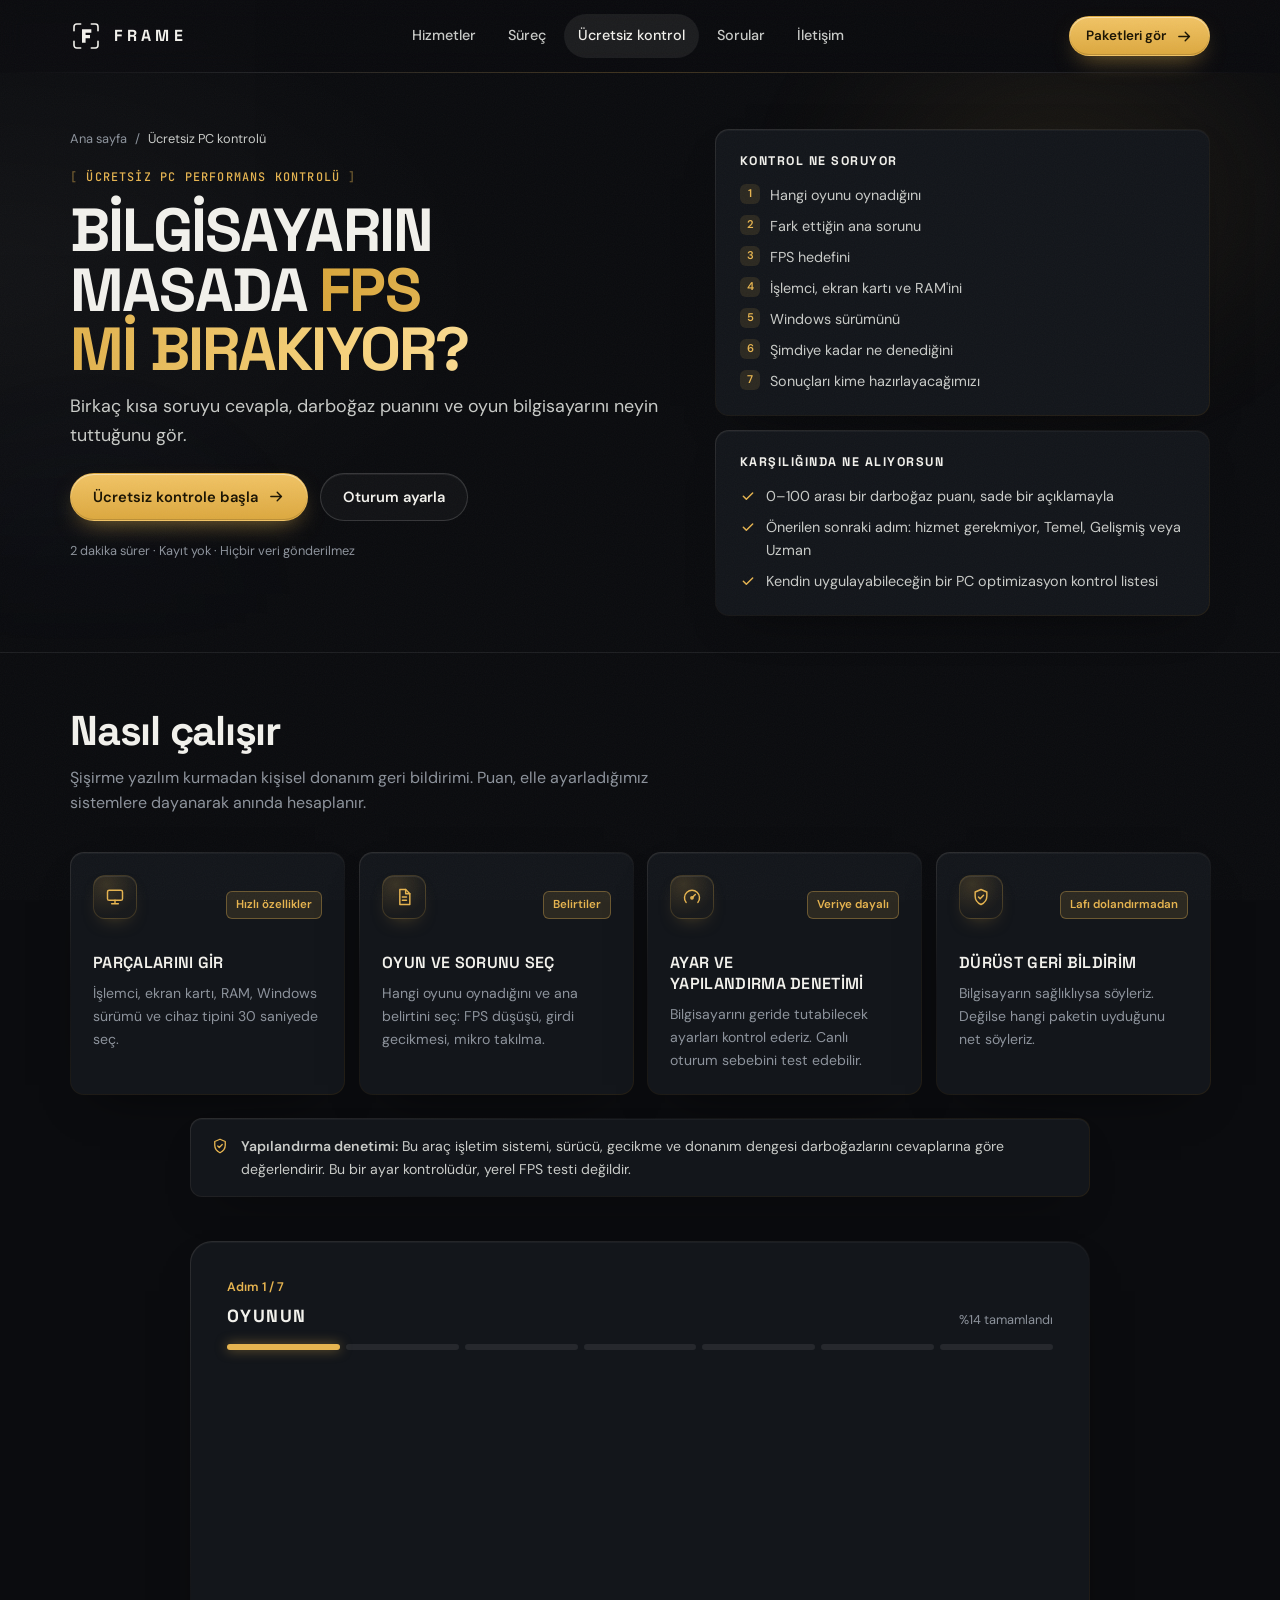
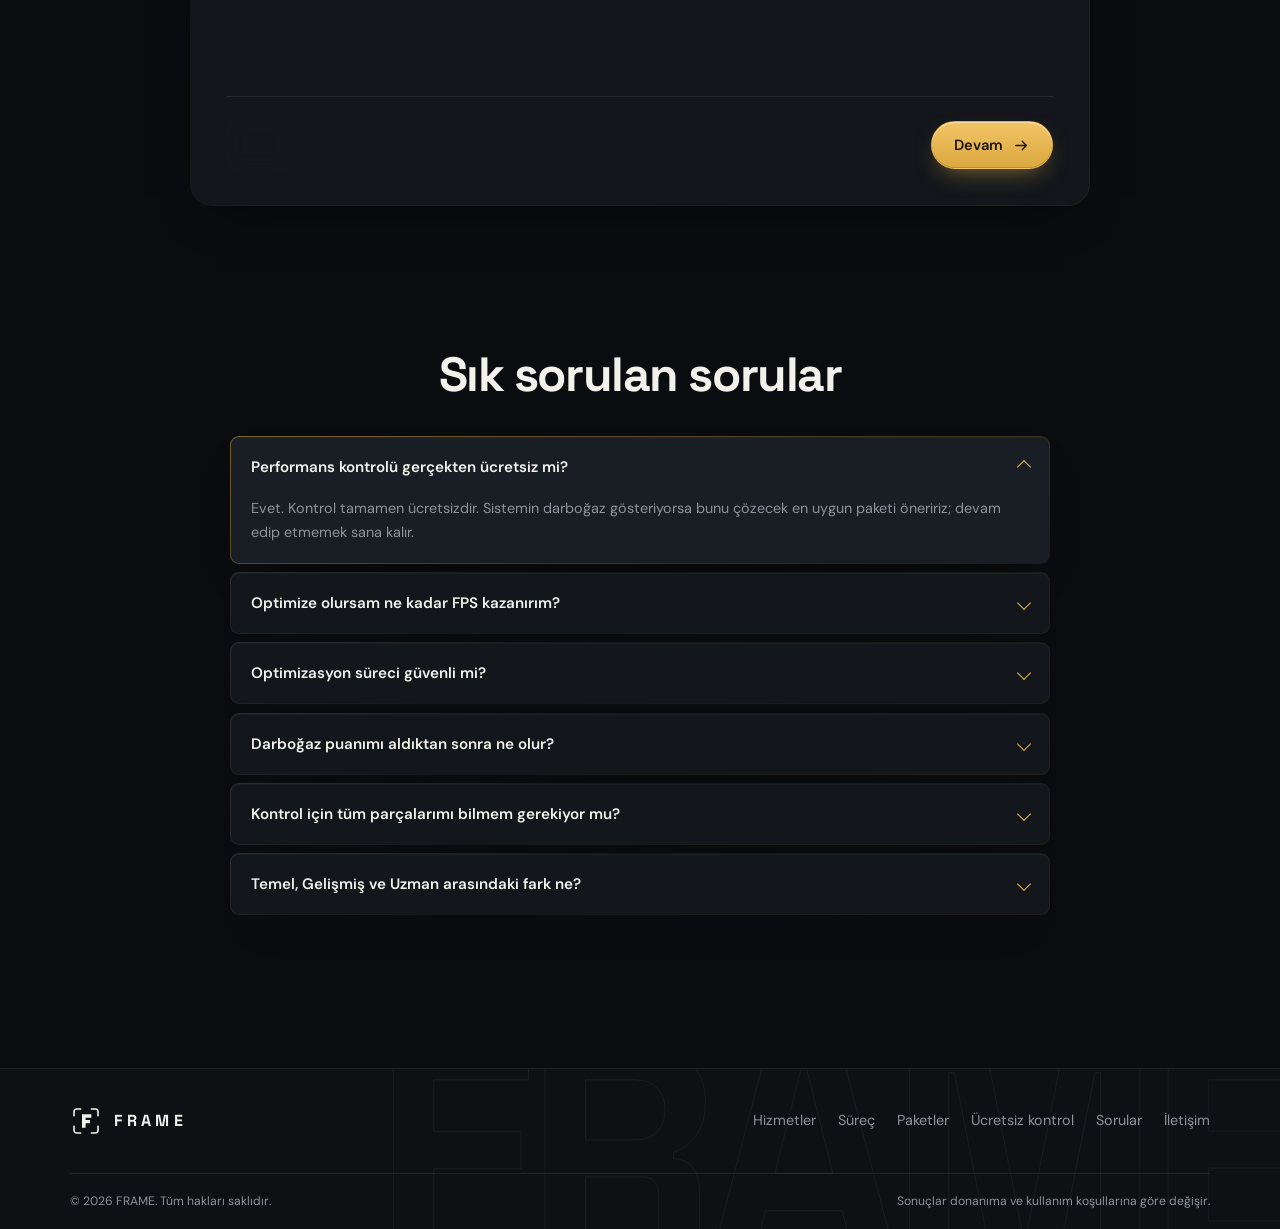
<file: check.html>
<!doctype html>
<html lang="tr">
<head>
  <meta charset="utf-8">
  <meta name="viewport" content="width=device-width, initial-scale=1">
  <meta name="theme-color" content="#0b0c0f">
  <title>Ücretsiz PC performans kontrolü — FRAME darboğaz puanı</title>
  <!-- DÜZENLE: Arama sonuçlarında görünen açıklama -->
  <meta name="description" content="7 soruluk ücretsiz PC kontrolü: 0–100 darboğaz puanı, önerilen paket ve kendin uygulayabileceğin optimizasyon kontrol listesi. Kayıt yok, veri gönderilmez.">
  <link rel="canonical" href="https://frame.example/check.html">
  <meta property="og:type" content="website">
  <meta property="og:site_name" content="FRAME">
  <meta property="og:title" content="Ücretsiz PC performans kontrolü — FRAME darboğaz puanı">
  <meta property="og:description" content="7 soruluk ücretsiz PC kontrolü: 0–100 darboğaz puanı, önerilen paket ve kendin uygulayabileceğin optimizasyon kontrol listesi. Kayıt yok, veri gönderilmez.">
  <meta property="og:url" content="https://frame.example/check.html">
  <meta property="og:image" content="https://frame.example/assets/images/og.png">
  <meta name="twitter:card" content="summary_large_image">
  <link rel="icon" href="favicon.svg" type="image/svg+xml">
  <link rel="apple-touch-icon" href="assets/images/apple-touch-icon.png">
  <link rel="preload" href="assets/fonts/spacegrotesk-latin.woff2" as="font" type="font/woff2" crossorigin>
  <link rel="preload" href="assets/fonts/spacegrotesk-latin-ext.woff2" as="font" type="font/woff2" crossorigin>
  <link rel="preload" href="assets/fonts/dmsans-latin.woff2" as="font" type="font/woff2" crossorigin>
  <link rel="preload" href="assets/fonts/dmsans-latin-ext.woff2" as="font" type="font/woff2" crossorigin>
  <link rel="stylesheet" href="assets/fonts/fonts.css">
  <link rel="stylesheet" href="assets/css/site.css">
  <script src="assets/js/icons.js"></script>
  <script src="assets/js/main.js" defer></script>
  <script src="assets/js/bench.js" defer></script>
</head>
<script src="assets/js/check.js" defer></script>
<body data-page="check">
  <a class="skip-link" href="#main">İçeriğe geç</a>
  <header class="header">
    <nav class="container nav" aria-label="Ana menü">
      <a class="brand" href="index.html" aria-label="FRAME ana sayfa"><svg class="icon" aria-hidden="true"><use href="#i-frame"/></svg><span class="wordmark">FRAME</span></a>
      <div class="nav-links" id="nav-links">
        <a href="services.html">Hizmetler</a>
        <a href="process.html">Süreç</a>
        <a href="check.html">Ücretsiz kontrol</a>
        <a href="faq.html">Sorular</a>
        <a href="contact.html">İletişim</a>
      </div>
      <div class="nav-right">
        <a class="btn btn-primary btn-sm" href="pricing.html">Paketleri gör <svg class="icon" aria-hidden="true"><use href="#i-arrow"/></svg></a>
        <button class="menu-toggle" type="button" aria-label="Menüyü aç" aria-expanded="false" aria-controls="nav-links"><svg class="icon icon-menu" aria-hidden="true"><use href="#i-menu"/></svg><svg class="icon icon-close" aria-hidden="true"><use href="#i-close"/></svg></button>
      </div>
    </nav>
  </header>
  <main id="main">
    <section class="page-hero"><div class="glow glow-soft" aria-hidden="true"></div><div class="container check-hero">
      <div>
        <div class="crumbs"><a href="index.html">Ana sayfa</a><span>/</span><span>Ücretsiz PC kontrolü</span></div>
        <span class="label">Ücretsiz PC performans kontrolü</span>
        <h1>Bilgisayarın masada <em>FPS mi bırakıyor?</em></h1>
        <p class="lead">Birkaç kısa soruyu cevapla, darboğaz puanını ve oyun bilgisayarını neyin tuttuğunu gör.</p>
        <div class="hero-actions"><a class="btn btn-primary" href="#kontrol">Ücretsiz kontrole başla <svg class="icon" aria-hidden="true"><use href="#i-arrow"/></svg></a><a class="btn btn-ghost" href="pricing.html">Oturum ayarla</a></div>
        <p class="note">2 dakika sürer · Kayıt yok · Hiçbir veri gönderilmez</p>
      </div>
      <div class="side-panels">
        <div class="side-panel card"><h4>Kontrol ne soruyor</h4><ol>
          <li>Hangi oyunu oynadığını</li><li>Fark ettiğin ana sorunu</li><li>FPS hedefini</li><li>İşlemci, ekran kartı ve RAM'ini</li><li>Windows sürümünü</li><li>Şimdiye kadar ne denediğini</li><li>Sonuçları kime hazırlayacağımızı</li>
        </ol></div>
        <div class="side-panel card"><h4>Karşılığında ne alıyorsun</h4><ul>
          <li><svg class="icon" aria-hidden="true"><use href="#i-check"/></svg>0–100 arası bir darboğaz puanı, sade bir açıklamayla</li>
          <li><svg class="icon" aria-hidden="true"><use href="#i-check"/></svg>Önerilen sonraki adım: hizmet gerekmiyor, Temel, Gelişmiş veya Uzman</li>
          <li><svg class="icon" aria-hidden="true"><use href="#i-check"/></svg>Kendin uygulayabileceğin bir PC optimizasyon kontrol listesi</li>
        </ul></div>
      </div>
    </div></section>

    <section class="section-tight"><div class="container">
      <div class="section-head"><h2>Nasıl çalışır</h2><p>Şişirme yazılım kurmadan kişisel donanım geri bildirimi. Puan, elle ayarladığımız sistemlere dayanarak anında hesaplanır.</p></div>
      <div class="grid-4">
        <article class="how-card card"><div class="how-top"><span class="icon-box"><svg class="icon" aria-hidden="true"><use href="#i-monitor"/></svg></span><span class="tag">Hızlı özellikler</span></div><h3>Parçalarını gir</h3><p>İşlemci, ekran kartı, RAM, Windows sürümü ve cihaz tipini 30 saniyede seç.</p></article>
        <article class="how-card card"><div class="how-top"><span class="icon-box"><svg class="icon" aria-hidden="true"><use href="#i-doc"/></svg></span><span class="tag">Belirtiler</span></div><h3>Oyun ve sorunu seç</h3><p>Hangi oyunu oynadığını ve ana belirtini seç: FPS düşüşü, girdi gecikmesi, mikro takılma.</p></article>
        <article class="how-card card"><div class="how-top"><span class="icon-box"><svg class="icon" aria-hidden="true"><use href="#i-gauge"/></svg></span><span class="tag">Veriye dayalı</span></div><h3>Ayar ve yapılandırma denetimi</h3><p>Bilgisayarını geride tutabilecek ayarları kontrol ederiz. Canlı oturum sebebini test edebilir.</p></article>
        <article class="how-card card"><div class="how-top"><span class="icon-box"><svg class="icon" aria-hidden="true"><use href="#i-shield"/></svg></span><span class="tag">Lafı dolandırmadan</span></div><h3>Dürüst geri bildirim</h3><p>Bilgisayarın sağlıklıysa söyleriz. Değilse hangi paketin uyduğunu net söyleriz.</p></article>
      </div>
      <div class="audit card"><svg class="icon" aria-hidden="true"><use href="#i-shield"/></svg><span><b>Yapılandırma denetimi:</b> Bu araç işletim sistemi, sürücü, gecikme ve donanım dengesi darboğazlarını cevaplarına göre değerlendirir. Bu bir ayar kontrolüdür, yerel FPS testi değildir.</span></div>
    </div></section>

    <section class="section-tight" id="kontrol"><div class="container">
      <div class="wizard card" data-check aria-live="polite"></div>
    </div></section>

    <section class="section"><div class="container faq-page">
      <div class="section-head center"><h2>Sık sorulan sorular</h2></div>
      <div class="faq">
        <details open><summary>Performans kontrolü gerçekten ücretsiz mi?</summary><p>Evet. Kontrol tamamen ücretsizdir. Sistemin darboğaz gösteriyorsa bunu çözecek en uygun paketi öneririz; devam edip etmemek sana kalır.</p></details>
        <details><summary>Optimize olursam ne kadar FPS kazanırım?</summary><p>Donanımına ve sistemin şu an nasıl yapılandırıldığına bağlı. Fabrika ayarlarında veya kötü ayarlanmış sistemler en büyük sıçramayı yapar. Sabit bir sayı vermeyiz; kazanım sisteme göre değişir.</p></details>
        <details><summary>Optimizasyon süreci güvenli mi?</summary><p>Evet. Hiçbir anti-cheat atlatılmaz, güvenlik bileşenleri kapatılmaz. Her oturumda geri yükleme noktası oluşturulur; Uzman pakette tam sistem imajı alınır.</p></details>
        <details><summary>Darboğaz puanımı aldıktan sonra ne olur?</summary><p>Ücretsiz kontrol listesini kendin uygularsın. Yeterli gelmezse "Özeti kopyala" ile cevaplarını bize gönderirsin; canlı oturumu buna göre planlarız.</p></details>
        <details><summary>Kontrol için tüm parçalarımı bilmem gerekiyor mu?</summary><p>İşlemci, ekran kartı ve RAM yeterli. Yonga seti ve disk isteğe bağlıdır. Emin değilsen Görev Yöneticisi → Performans sekmesinden parça adlarını görebilirsin.</p></details>
        <details><summary>Temel, Gelişmiş ve Uzman arasındaki fark ne?</summary><p>Temel: sistem temizliği, servisler, güç planı. Gelişmiş: artı sürücü profili, ağ, oyun ayarları. Uzman: artı BIOS, bellek zamanlamaları, undervolt ve temiz özel Windows kurulumu.</p></details>
      </div>
    </div></section>

  </main>
  <footer>
    <div class="container footer-main">
      <a class="brand" href="index.html"><svg class="icon" aria-hidden="true"><use href="#i-frame"/></svg>FRAME</a>
      <nav class="footer-links" aria-label="Alt menü">
        <a href="services.html">Hizmetler</a><a href="process.html">Süreç</a><a href="pricing.html">Paketler</a><a href="check.html">Ücretsiz kontrol</a><a href="faq.html">Sorular</a><a href="contact.html">İletişim</a>
      </nav>
    </div>
    <div class="container footer-bottom">
      <span>© 2026 FRAME. Tüm hakları saklıdır.</span>
      <span>Sonuçlar donanıma ve kullanım koşullarına göre değişir.</span>
    </div>
  </footer>
</body>
</html>
</file>
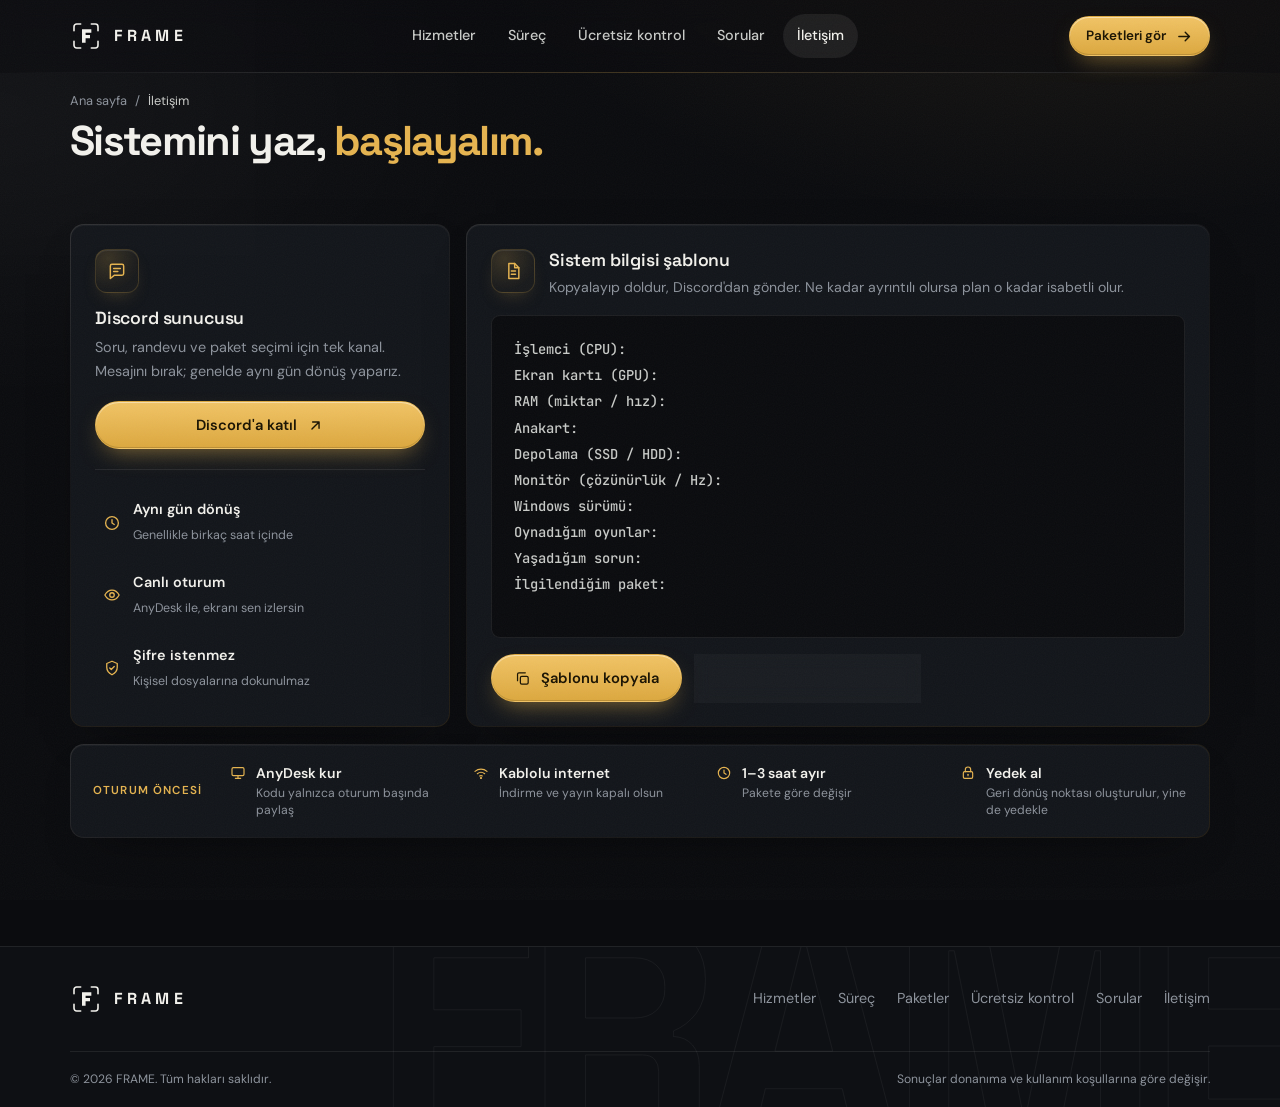
<file: contact.html>
<!doctype html>
<html lang="tr">
<head>
  <meta charset="utf-8">
  <meta name="viewport" content="width=device-width, initial-scale=1">
  <meta name="theme-color" content="#0b0c0f">
  <title>İletişim — FRAME PC optimizasyon</title>
  <!-- DÜZENLE: Arama sonuçlarında görünen açıklama -->
  <meta name="description" content="FRAME ile Discord üzerinden iletişime geç. Sistem bilgisi şablonunu kopyala, doldur, gönder; paket ve randevuyu birlikte netleştirelim.">
  <link rel="canonical" href="https://frame.example/contact.html">
  <meta property="og:type" content="website">
  <meta property="og:site_name" content="FRAME">
  <meta property="og:title" content="İletişim — FRAME PC optimizasyon">
  <meta property="og:description" content="FRAME ile Discord üzerinden iletişime geç. Sistem bilgisi şablonunu kopyala, doldur, gönder; paket ve randevuyu birlikte netleştirelim.">
  <meta property="og:url" content="https://frame.example/contact.html">
  <meta property="og:image" content="https://frame.example/assets/images/og.png">
  <meta name="twitter:card" content="summary_large_image">
  <link rel="icon" href="favicon.svg" type="image/svg+xml">
  <link rel="apple-touch-icon" href="assets/images/apple-touch-icon.png">
  <link rel="preload" href="assets/fonts/spacegrotesk-latin.woff2" as="font" type="font/woff2" crossorigin>
  <link rel="preload" href="assets/fonts/spacegrotesk-latin-ext.woff2" as="font" type="font/woff2" crossorigin>
  <link rel="preload" href="assets/fonts/dmsans-latin.woff2" as="font" type="font/woff2" crossorigin>
  <link rel="preload" href="assets/fonts/dmsans-latin-ext.woff2" as="font" type="font/woff2" crossorigin>
  <link rel="stylesheet" href="assets/fonts/fonts.css">
  <link rel="stylesheet" href="assets/css/site.css">
  <script src="assets/js/icons.js"></script>
  <script src="assets/js/main.js" defer></script>
  <script src="assets/js/bench.js" defer></script>
</head>
<body data-page="contact">
  <a class="skip-link" href="#main">İçeriğe geç</a>
  <header class="header">
    <nav class="container nav" aria-label="Ana menü">
      <a class="brand" href="index.html" aria-label="FRAME ana sayfa"><svg class="icon" aria-hidden="true"><use href="#i-frame"/></svg><span class="wordmark">FRAME</span></a>
      <div class="nav-links" id="nav-links">
        <a href="services.html">Hizmetler</a>
        <a href="process.html">Süreç</a>
        <a href="check.html">Ücretsiz kontrol</a>
        <a href="faq.html">Sorular</a>
        <a href="contact.html">İletişim</a>
      </div>
      <div class="nav-right">
        <a class="btn btn-primary btn-sm" href="pricing.html">Paketleri gör <svg class="icon" aria-hidden="true"><use href="#i-arrow"/></svg></a>
        <button class="menu-toggle" type="button" aria-label="Menüyü aç" aria-expanded="false" aria-controls="nav-links"><svg class="icon icon-menu" aria-hidden="true"><use href="#i-menu"/></svg><svg class="icon icon-close" aria-hidden="true"><use href="#i-close"/></svg></button>
      </div>
    </nav>
  </header>
  <main id="main">
    <section class="page-bar"><div class="container"><div class="crumbs"><a href="index.html">Ana sayfa</a><span>/</span><span>İletişim</span></div><h1 class="contact-h">Sistemini yaz, <em>başlayalım.</em></h1></div></section>

    <section class="section-tight"><div class="container contact-wrap">
      <aside class="contact-side">
        <div class="card contact-main">
          <span class="icon-box"><svg class="icon" aria-hidden="true"><use href="#i-chat"/></svg></span>
          <h3>Discord sunucusu</h3>
          <p>Soru, randevu ve paket seçimi için tek kanal. Mesajını bırak; genelde aynı gün dönüş yaparız.</p>
          <a class="btn btn-primary btn-block" href="#" data-discord>Discord'a katıl <svg class="icon" aria-hidden="true"><use href="#i-arrow-ne"/></svg></a>
          <div data-email hidden><p class="email-line">E-posta: <a href="#"></a></p></div>
        <ul class="contact-facts">
          <li><svg class="icon" aria-hidden="true"><use href="#i-clock"/></svg><span><b>Aynı gün dönüş</b><small>Genellikle birkaç saat içinde</small></span></li>
          <li><svg class="icon" aria-hidden="true"><use href="#i-eye"/></svg><span><b>Canlı oturum</b><small>AnyDesk ile, ekranı sen izlersin</small></span></li>
          <li><svg class="icon" aria-hidden="true"><use href="#i-shield"/></svg><span><b>Şifre istenmez</b><small>Kişisel dosyalarına dokunulmaz</small></span></li>
        </ul>
        </div>
      </aside>
      <div class="card contact-form">
        <div class="form-head"><span class="icon-box"><svg class="icon" aria-hidden="true"><use href="#i-doc"/></svg></span><div><h3>Sistem bilgisi şablonu</h3><p>Kopyalayıp doldur, Discord'dan gönder. Ne kadar ayrıntılı olursa plan o kadar isabetli olur.</p></div></div>
        <pre class="template" id="sistem-sablonu">İşlemci (CPU):
Ekran kartı (GPU):
RAM (miktar / hız):
Anakart:
Depolama (SSD / HDD):
Monitör (çözünürlük / Hz):
Windows sürümü:
Oynadığım oyunlar:
Yaşadığım sorun:
İlgilendiğim paket:</pre>
        <div class="copy-row"><button class="btn btn-primary" type="button" data-copy="#sistem-sablonu"><svg class="icon" aria-hidden="true"><use href="#i-copy"/></svg> Şablonu kopyala</button><a class="btn btn-ghost" href="check.html">Emin değilim, kontrol yap</a><span class="status" data-copy-status aria-live="polite"></span></div>
      </div>
        <div class="card contact-prep">
          <h4>Oturum öncesi</h4>
          <ul class="prep-list prep-row">
            <li><svg class="icon" aria-hidden="true"><use href="#i-monitor"/></svg><span><b>AnyDesk kur</b><small>Kodu yalnızca oturum başında paylaş</small></span></li>
            <li><svg class="icon" aria-hidden="true"><use href="#i-wifi"/></svg><span><b>Kablolu internet</b><small>İndirme ve yayın kapalı olsun</small></span></li>
            <li><svg class="icon" aria-hidden="true"><use href="#i-clock"/></svg><span><b>1–3 saat ayır</b><small>Pakete göre değişir</small></span></li>
            <li><svg class="icon" aria-hidden="true"><use href="#i-lock"/></svg><span><b>Yedek al</b><small>Geri dönüş noktası oluşturulur, yine de yedekle</small></span></li>
          </ul>
        </div>
    </div></section>

  </main>
  <footer>
    <div class="container footer-main">
      <a class="brand" href="index.html"><svg class="icon" aria-hidden="true"><use href="#i-frame"/></svg>FRAME</a>
      <nav class="footer-links" aria-label="Alt menü">
        <a href="services.html">Hizmetler</a><a href="process.html">Süreç</a><a href="pricing.html">Paketler</a><a href="check.html">Ücretsiz kontrol</a><a href="faq.html">Sorular</a><a href="contact.html">İletişim</a>
      </nav>
    </div>
    <div class="container footer-bottom">
      <span>© 2026 FRAME. Tüm hakları saklıdır.</span>
      <span>Sonuçlar donanıma ve kullanım koşullarına göre değişir.</span>
    </div>
  </footer>
</body>
</html>
</file>
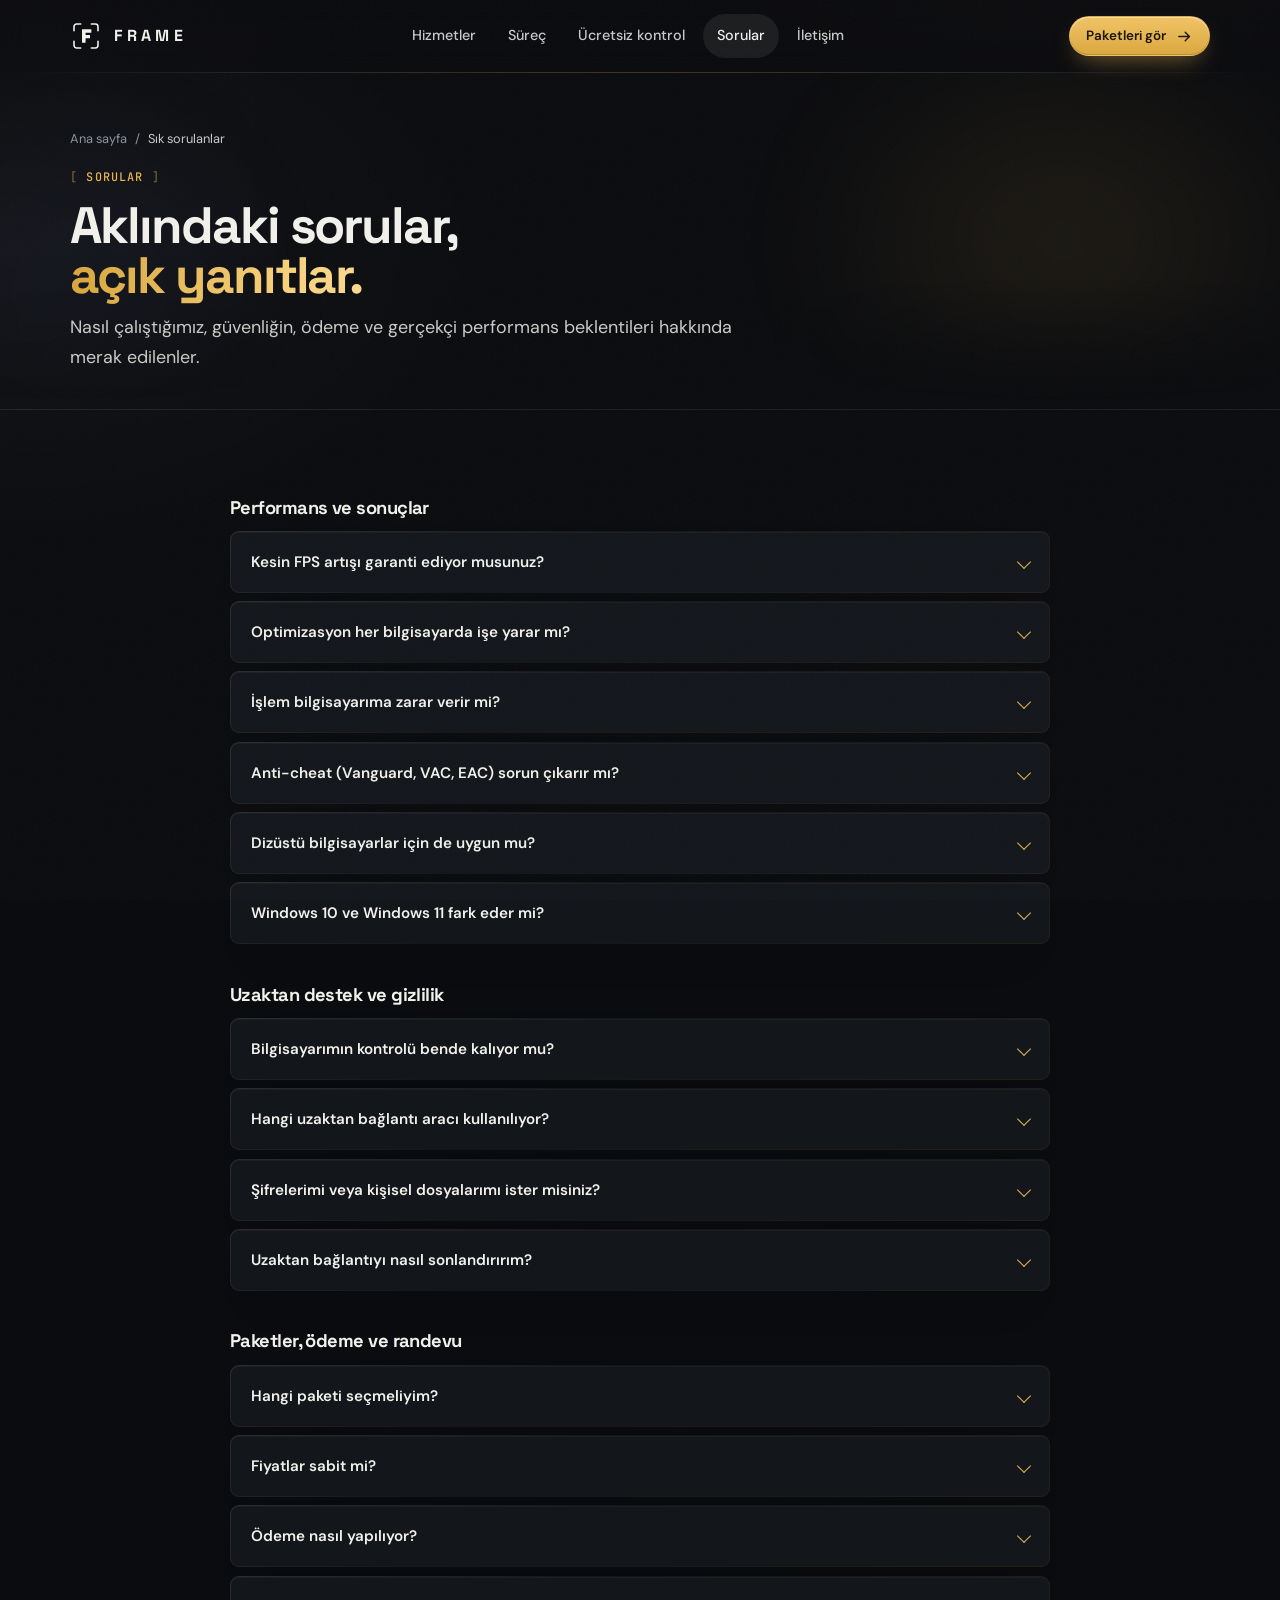
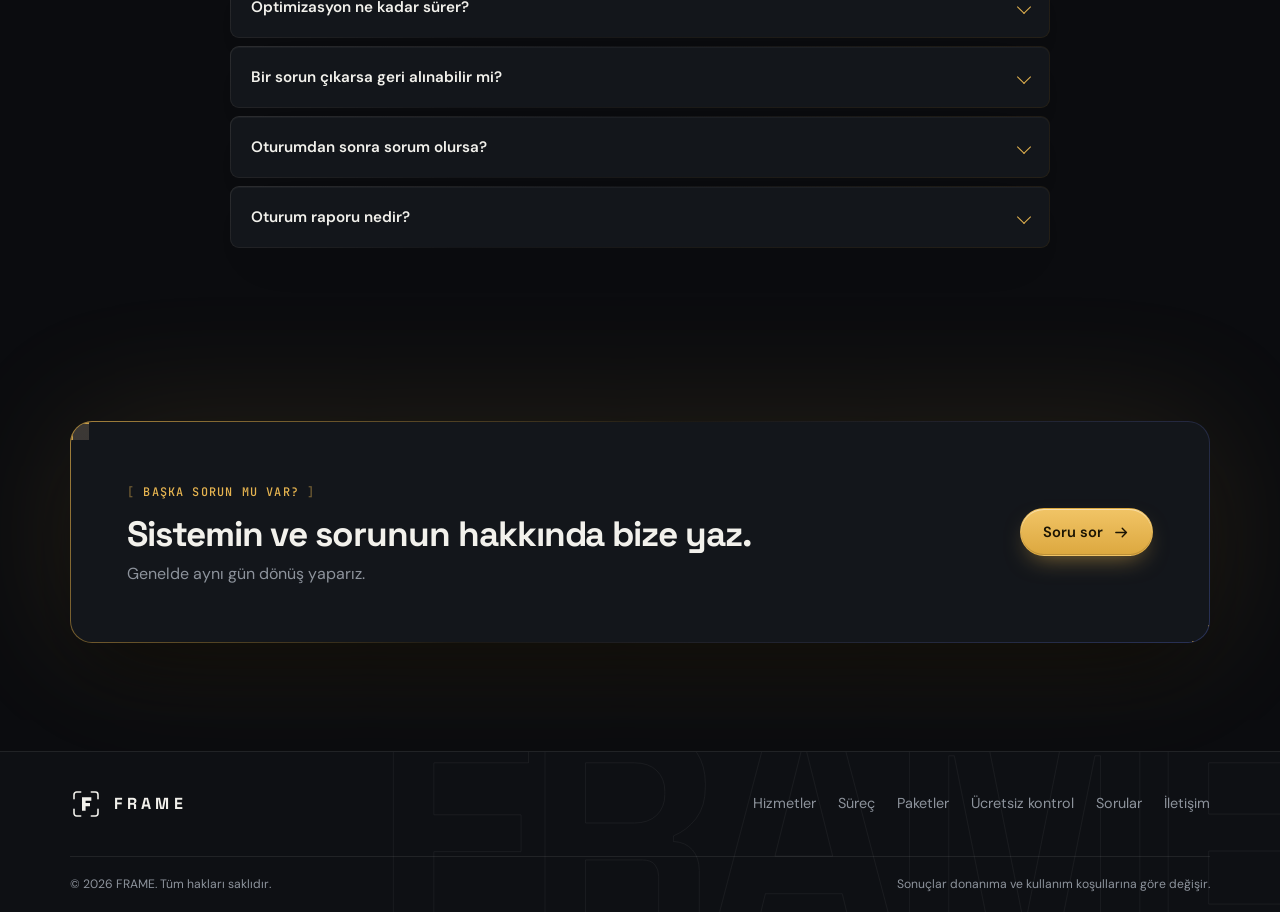
<file: faq.html>
<!doctype html>
<html lang="tr">
<head>
  <meta charset="utf-8">
  <meta name="viewport" content="width=device-width, initial-scale=1">
  <meta name="theme-color" content="#0b0c0f">
  <title>Sık sorulanlar — FRAME PC optimizasyon</title>
  <!-- DÜZENLE: Arama sonuçlarında görünen açıklama -->
  <meta name="description" content="FPS garantisi, güvenlik, AnyDesk, ödeme, süre ve geri alma hakkında sık sorulan sorular ve açık yanıtlar.">
  <link rel="canonical" href="https://frame.example/faq.html">
  <meta property="og:type" content="website">
  <meta property="og:site_name" content="FRAME">
  <meta property="og:title" content="Sık sorulanlar — FRAME PC optimizasyon">
  <meta property="og:description" content="FPS garantisi, güvenlik, AnyDesk, ödeme, süre ve geri alma hakkında sık sorulan sorular ve açık yanıtlar.">
  <meta property="og:url" content="https://frame.example/faq.html">
  <meta property="og:image" content="https://frame.example/assets/images/og.png">
  <meta name="twitter:card" content="summary_large_image">
  <link rel="icon" href="favicon.svg" type="image/svg+xml">
  <link rel="apple-touch-icon" href="assets/images/apple-touch-icon.png">
  <link rel="preload" href="assets/fonts/spacegrotesk-latin.woff2" as="font" type="font/woff2" crossorigin>
  <link rel="preload" href="assets/fonts/spacegrotesk-latin-ext.woff2" as="font" type="font/woff2" crossorigin>
  <link rel="preload" href="assets/fonts/dmsans-latin.woff2" as="font" type="font/woff2" crossorigin>
  <link rel="preload" href="assets/fonts/dmsans-latin-ext.woff2" as="font" type="font/woff2" crossorigin>
  <link rel="stylesheet" href="assets/fonts/fonts.css">
  <link rel="stylesheet" href="assets/css/site.css">
  <script src="assets/js/icons.js"></script>
  <script src="assets/js/main.js" defer></script>
  <script src="assets/js/bench.js" defer></script>
</head>
<script type="application/ld+json">{"@context": "https://schema.org", "@type": "FAQPage", "mainEntity": [{"@type": "Question", "name": "Kesin FPS artışı garanti ediyor musunuz?", "acceptedAnswer": {"@type": "Answer", "text": "Hayır. Sonuçlar bilgisayarın parçalarına, oyuna, sıcaklıklara ve mevcut ayarlara göre değişir. Sabit FPS artışı sözü vermek yerine ölçülebilir ve gerçekçi beklentiler belirleriz."}}, {"@type": "Question", "name": "Optimizasyon her bilgisayarda işe yarar mı?", "acceptedAnswer": {"@type": "Answer", "text": "Hayır. Bazı sistemlerde ayarlar zaten doğru olabilir veya sorun donanım arızasından kaynaklanabilir. Böyle bir durumda optimizasyonun çözüm olmayabileceğini açıkça söyleriz."}}, {"@type": "Question", "name": "İşlem bilgisayarıma zarar verir mi?", "acceptedAnswer": {"@type": "Answer", "text": "Donanıma uygun ve geri alınabilir adımları tercih ederiz. BIOS, undervolt veya bellek zamanlaması gibi hassas ayarlar yalnızca Uzman pakette, ayrıca değerlendirilir ve açık onay olmadan uygulanmaz."}}, {"@type": "Question", "name": "Anti-cheat (Vanguard, VAC, EAC) sorun çıkarır mı?", "acceptedAnswer": {"@type": "Answer", "text": "Hayır. Hiçbir anti-cheat atlatılmaz, güvenlik bileşenleri kapatılmaz; yalnızca performansı etkileyen sistem ayarları düzenlenir. Valorant, CS2, Fortnite ve benzeri oyunlarda yasak riski oluşturacak bir işlem yapılmaz."}}, {"@type": "Question", "name": "Dizüstü bilgisayarlar için de uygun mu?", "acceptedAnswer": {"@type": "Answer", "text": "Evet. Dizüstülerde güç sınırları ve sıcaklık daha belirleyicidir; bu yüzden hedefler buna göre kurulur. BIOS ayarları çoğu dizüstüde kısıtlı olduğundan Uzman paketin kapsamı sistemine göre netleştirilir."}}, {"@type": "Question", "name": "Windows 10 ve Windows 11 fark eder mi?", "acceptedAnswer": {"@type": "Answer", "text": "İkisi de desteklenir. Bazı adımlar sürüme göre farklılık gösterir; plan buna göre uyarlanır."}}, {"@type": "Question", "name": "Bilgisayarımın kontrolü bende kalıyor mu?", "acceptedAnswer": {"@type": "Answer", "text": "Evet. Uzaktan bağlantı yalnızca senin bilgin ve onayınla başlar. İşlemi görebilir, soru sorabilir veya istediğin anda oturumu durdurabilirsin."}}, {"@type": "Question", "name": "Hangi uzaktan bağlantı aracı kullanılıyor?", "acceptedAnswer": {"@type": "Answer", "text": "AnyDesk. Resmi sitesinden indirip kurman yeterli. Bağlantı kodunu yalnızca oturum başında paylaşırsın; oturum bitince erişim kapanır."}}, {"@type": "Question", "name": "Şifrelerimi veya kişisel dosyalarımı ister misiniz?", "acceptedAnswer": {"@type": "Answer", "text": "Hayır. Hesap şifrelerini paylaşmamalısın; kişisel dosyaların optimizasyonun parçası değildir ve incelenmez."}}, {"@type": "Question", "name": "Uzaktan bağlantıyı nasıl sonlandırırım?", "acceptedAnswer": {"@type": "Answer", "text": "Oturum bittiğinde AnyDesk'i kapatabilir ve erişim iznini kaldırabilirsin. Bağlantının nasıl kapatılacağını oturum sonunda birlikte kontrol ederiz."}}, {"@type": "Question", "name": "Hangi paketi seçmeliyim?", "acceptedAnswer": {"@type": "Answer", "text": "Sistemin yavaş ve hantalsa Temel; oyunda gecikme ve takılma yaşıyorsan Gelişmiş; BIOS ve temiz özel kurulum dahil her şeyi istiyorsan Uzman. Emin değilsen Discord'dan sistemini yaz, birlikte karar verelim."}}, {"@type": "Question", "name": "Fiyatlar sabit mi?", "acceptedAnswer": {"@type": "Answer", "text": "Evet. Üç paketin fiyatı sitede yazdığı gibidir ve işlem başlamadan önce onaylanır. Sonradan ek ücret çıkmaz."}}, {"@type": "Question", "name": "Ödeme nasıl yapılıyor?", "acceptedAnswer": {"@type": "Answer", "text": "Ödeme yöntemi ve zamanı Discord üzerinden, randevu netleşince konuşulur. İşlem başlamadan önce kapsam ve ücret yazılı olarak onaylanır."}}, {"@type": "Question", "name": "Optimizasyon ne kadar sürer?", "acceptedAnswer": {"@type": "Answer", "text": "Temel paket yaklaşık 1 saat, Gelişmiş 1,5 ile 2 saat, Uzman paket temiz kurulum nedeniyle 2 ile 3 saat sürebilir. Randevu öncesi tahmini süreyi paylaşırız."}}, {"@type": "Question", "name": "Bir sorun çıkarsa geri alınabilir mi?", "acceptedAnswer": {"@type": "Answer", "text": "Evet. Her oturumda geri yükleme noktası oluşturulur; Uzman pakette ayrıca tam sistem imajı alınır. Değişiklik özeti ve geri alma adımları sana yazılı verilir."}}, {"@type": "Question", "name": "Oturumdan sonra sorum olursa?", "acceptedAnswer": {"@type": "Answer", "text": "Takip desteği süresi içinde (Temel 7, Gelişmiş 14, Uzman 30 gün) bize yazabilirsin. Windows güncellemesi bir ayarı bozarsa bu sürede ücretsiz düzeltilir."}}, {"@type": "Question", "name": "Oturum raporu nedir?", "acceptedAnswer": {"@type": "Answer", "text": "Oturum sonunda yapılan her değişikliğin listesi, geri alma adımları ve varsa önce/sonra ölçümleri yazılı olarak sana verilir."}}]}</script>
<body data-page="faq">
  <a class="skip-link" href="#main">İçeriğe geç</a>
  <header class="header">
    <nav class="container nav" aria-label="Ana menü">
      <a class="brand" href="index.html" aria-label="FRAME ana sayfa"><svg class="icon" aria-hidden="true"><use href="#i-frame"/></svg><span class="wordmark">FRAME</span></a>
      <div class="nav-links" id="nav-links">
        <a href="services.html">Hizmetler</a>
        <a href="process.html">Süreç</a>
        <a href="check.html">Ücretsiz kontrol</a>
        <a href="faq.html">Sorular</a>
        <a href="contact.html">İletişim</a>
      </div>
      <div class="nav-right">
        <a class="btn btn-primary btn-sm" href="pricing.html">Paketleri gör <svg class="icon" aria-hidden="true"><use href="#i-arrow"/></svg></a>
        <button class="menu-toggle" type="button" aria-label="Menüyü aç" aria-expanded="false" aria-controls="nav-links"><svg class="icon icon-menu" aria-hidden="true"><use href="#i-menu"/></svg><svg class="icon icon-close" aria-hidden="true"><use href="#i-close"/></svg></button>
      </div>
    </nav>
  </header>
  <main id="main">
    <section class="page-hero"><div class="glow glow-soft" aria-hidden="true"></div><div class="container">
      <div class="crumbs"><a href="index.html">Ana sayfa</a><span>/</span><span>Sık sorulanlar</span></div>
      <span class="label">Sorular</span>
      <h1>Aklındaki sorular, <em>açık yanıtlar.</em></h1>
      <p class="lead">Nasıl çalıştığımız, güvenliğin, ödeme ve gerçekçi performans beklentileri hakkında merak edilenler.</p>
    </div></section>
    <section class="section"><div class="container faq-page">
      <div class="faq-group"><h2>Performans ve sonuçlar</h2><div class="faq"><details><summary>Kesin FPS artışı garanti ediyor musunuz?</summary><p>Hayır. Sonuçlar bilgisayarın parçalarına, oyuna, sıcaklıklara ve mevcut ayarlara göre değişir. Sabit FPS artışı sözü vermek yerine ölçülebilir ve gerçekçi beklentiler belirleriz.</p></details><details><summary>Optimizasyon her bilgisayarda işe yarar mı?</summary><p>Hayır. Bazı sistemlerde ayarlar zaten doğru olabilir veya sorun donanım arızasından kaynaklanabilir. Böyle bir durumda optimizasyonun çözüm olmayabileceğini açıkça söyleriz.</p></details><details><summary>İşlem bilgisayarıma zarar verir mi?</summary><p>Donanıma uygun ve geri alınabilir adımları tercih ederiz. BIOS, undervolt veya bellek zamanlaması gibi hassas ayarlar yalnızca Uzman pakette, ayrıca değerlendirilir ve açık onay olmadan uygulanmaz.</p></details><details><summary>Anti-cheat (Vanguard, VAC, EAC) sorun çıkarır mı?</summary><p>Hayır. Hiçbir anti-cheat atlatılmaz, güvenlik bileşenleri kapatılmaz; yalnızca performansı etkileyen sistem ayarları düzenlenir. Valorant, CS2, Fortnite ve benzeri oyunlarda yasak riski oluşturacak bir işlem yapılmaz.</p></details><details><summary>Dizüstü bilgisayarlar için de uygun mu?</summary><p>Evet. Dizüstülerde güç sınırları ve sıcaklık daha belirleyicidir; bu yüzden hedefler buna göre kurulur. BIOS ayarları çoğu dizüstüde kısıtlı olduğundan Uzman paketin kapsamı sistemine göre netleştirilir.</p></details><details><summary>Windows 10 ve Windows 11 fark eder mi?</summary><p>İkisi de desteklenir. Bazı adımlar sürüme göre farklılık gösterir; plan buna göre uyarlanır.</p></details></div></div><div class="faq-group"><h2>Uzaktan destek ve gizlilik</h2><div class="faq"><details><summary>Bilgisayarımın kontrolü bende kalıyor mu?</summary><p>Evet. Uzaktan bağlantı yalnızca senin bilgin ve onayınla başlar. İşlemi görebilir, soru sorabilir veya istediğin anda oturumu durdurabilirsin.</p></details><details><summary>Hangi uzaktan bağlantı aracı kullanılıyor?</summary><p>AnyDesk. Resmi sitesinden indirip kurman yeterli. Bağlantı kodunu yalnızca oturum başında paylaşırsın; oturum bitince erişim kapanır.</p></details><details><summary>Şifrelerimi veya kişisel dosyalarımı ister misiniz?</summary><p>Hayır. Hesap şifrelerini paylaşmamalısın; kişisel dosyaların optimizasyonun parçası değildir ve incelenmez.</p></details><details><summary>Uzaktan bağlantıyı nasıl sonlandırırım?</summary><p>Oturum bittiğinde AnyDesk'i kapatabilir ve erişim iznini kaldırabilirsin. Bağlantının nasıl kapatılacağını oturum sonunda birlikte kontrol ederiz.</p></details></div></div><div class="faq-group"><h2>Paketler, ödeme ve randevu</h2><div class="faq"><details><summary>Hangi paketi seçmeliyim?</summary><p>Sistemin yavaş ve hantalsa Temel; oyunda gecikme ve takılma yaşıyorsan Gelişmiş; BIOS ve temiz özel kurulum dahil her şeyi istiyorsan Uzman. Emin değilsen Discord'dan sistemini yaz, birlikte karar verelim.</p></details><details><summary>Fiyatlar sabit mi?</summary><p>Evet. Üç paketin fiyatı sitede yazdığı gibidir ve işlem başlamadan önce onaylanır. Sonradan ek ücret çıkmaz.</p></details><details><summary>Ödeme nasıl yapılıyor?</summary><p>Ödeme yöntemi ve zamanı Discord üzerinden, randevu netleşince konuşulur. İşlem başlamadan önce kapsam ve ücret yazılı olarak onaylanır.</p></details><details><summary>Optimizasyon ne kadar sürer?</summary><p>Temel paket yaklaşık 1 saat, Gelişmiş 1,5 ile 2 saat, Uzman paket temiz kurulum nedeniyle 2 ile 3 saat sürebilir. Randevu öncesi tahmini süreyi paylaşırız.</p></details><details><summary>Bir sorun çıkarsa geri alınabilir mi?</summary><p>Evet. Her oturumda geri yükleme noktası oluşturulur; Uzman pakette ayrıca tam sistem imajı alınır. Değişiklik özeti ve geri alma adımları sana yazılı verilir.</p></details><details><summary>Oturumdan sonra sorum olursa?</summary><p>Takip desteği süresi içinde (Temel 7, Gelişmiş 14, Uzman 30 gün) bize yazabilirsin. Windows güncellemesi bir ayarı bozarsa bu sürede ücretsiz düzeltilir.</p></details><details><summary>Oturum raporu nedir?</summary><p>Oturum sonunda yapılan her değişikliğin listesi, geri alma adımları ve varsa önce/sonra ölçümleri yazılı olarak sana verilir.</p></details></div></div>
    </div></section>

    <section class="section-tight"><div class="container">
      <div class="cta corners">
        <div><span class="label">Başka sorun mu var?</span><h2>Sistemin ve sorunun hakkında bize yaz.</h2><p>Genelde aynı gün dönüş yaparız.</p></div>
        <a class="btn btn-primary" href="contact.html">Soru sor <svg class="icon" aria-hidden="true"><use href="#i-arrow"/></svg></a>
      </div>
    </div></section>
  </main>
  <footer>
    <div class="container footer-main">
      <a class="brand" href="index.html"><svg class="icon" aria-hidden="true"><use href="#i-frame"/></svg>FRAME</a>
      <nav class="footer-links" aria-label="Alt menü">
        <a href="services.html">Hizmetler</a><a href="process.html">Süreç</a><a href="pricing.html">Paketler</a><a href="check.html">Ücretsiz kontrol</a><a href="faq.html">Sorular</a><a href="contact.html">İletişim</a>
      </nav>
    </div>
    <div class="container footer-bottom">
      <span>© 2026 FRAME. Tüm hakları saklıdır.</span>
      <span>Sonuçlar donanıma ve kullanım koşullarına göre değişir.</span>
    </div>
  </footer>
</body>
</html>
</file>
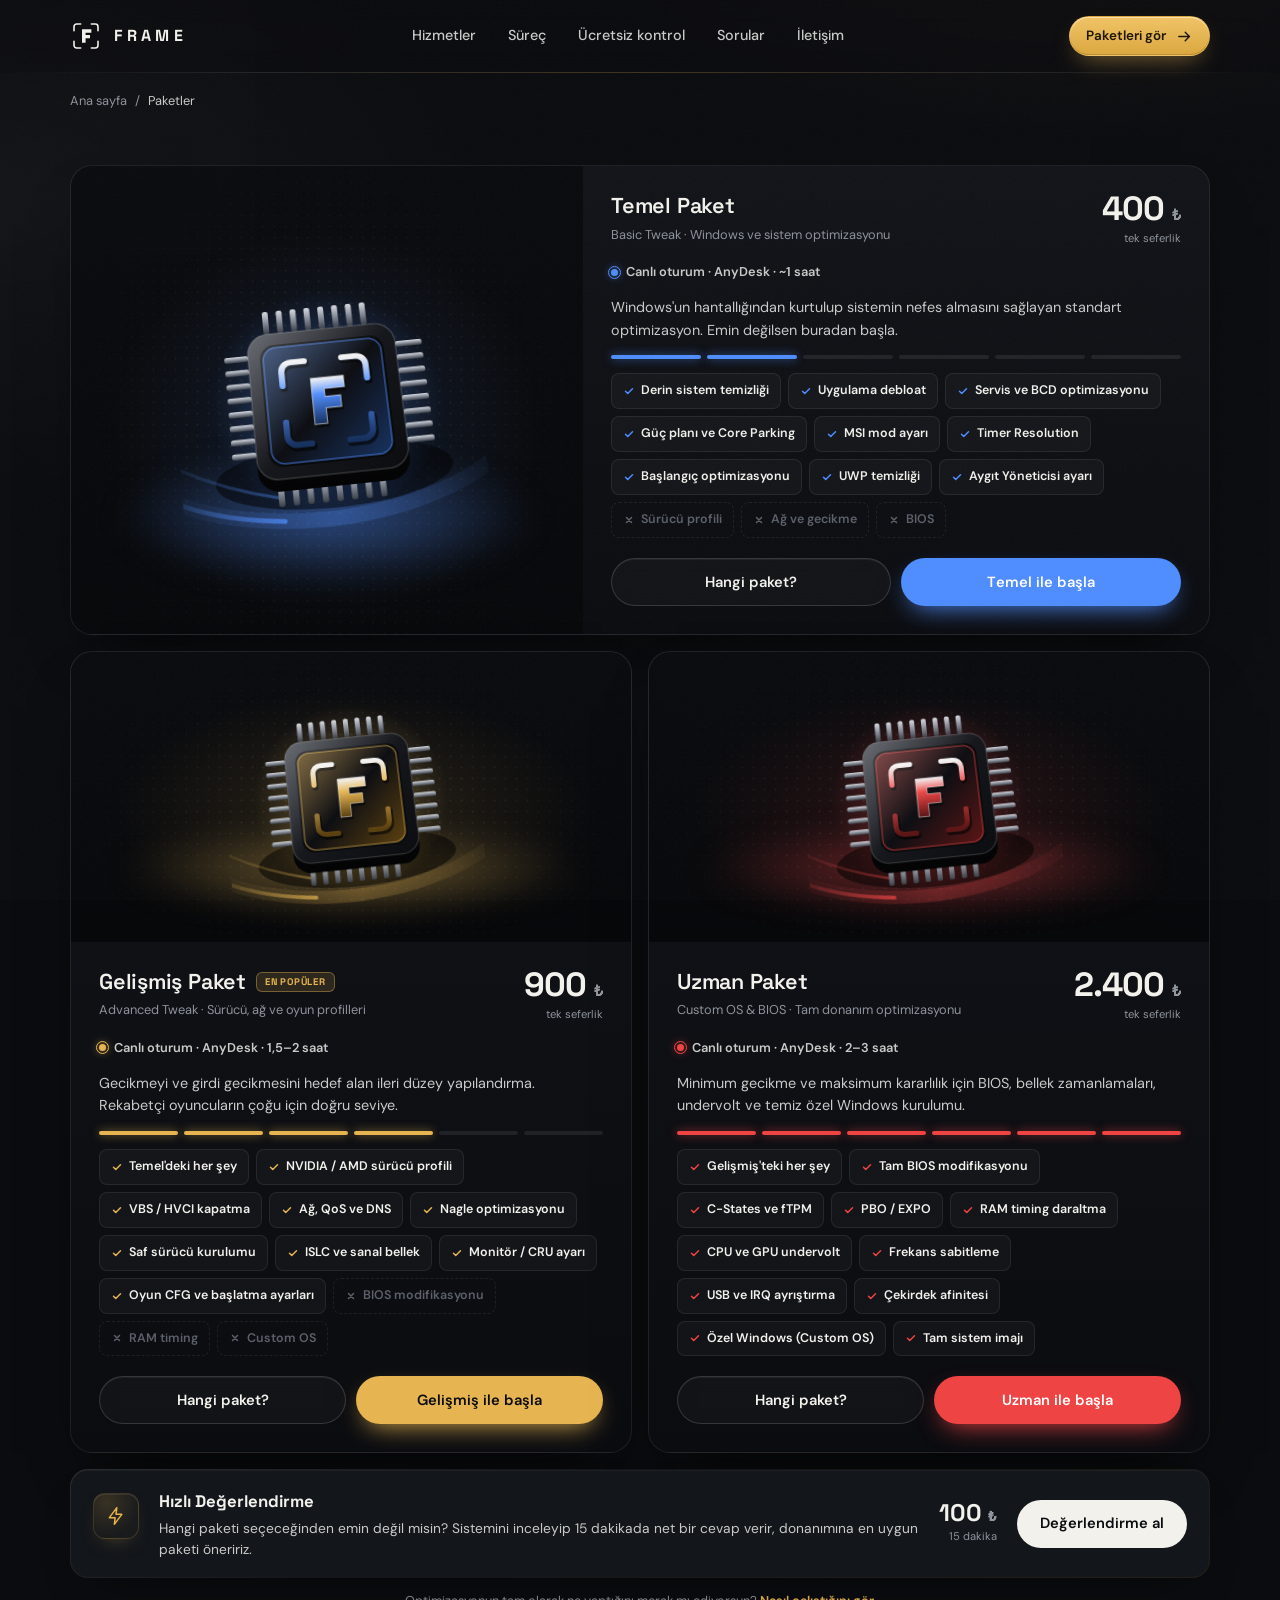
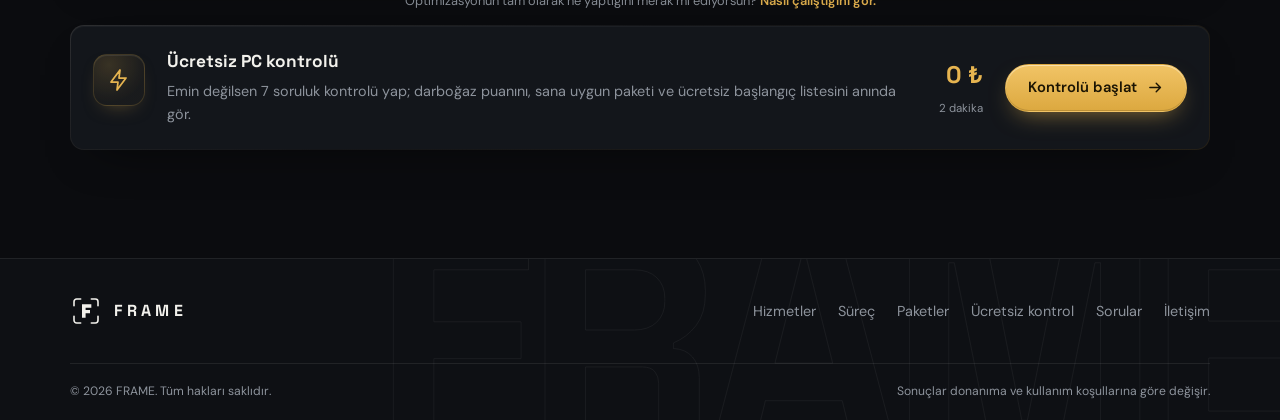
<file: pricing.html>
<!doctype html>
<html lang="tr">
<head>
  <meta charset="utf-8">
  <meta name="viewport" content="width=device-width, initial-scale=1">
  <meta name="theme-color" content="#0b0c0f">
  <title>Paketler ve fiyatlar — FRAME PC optimizasyon</title>
  <!-- DÜZENLE: Arama sonuçlarında görünen açıklama -->
  <meta name="description" content="Temel 400 ₺, Gelişmiş 900 ₺ ve Uzman 2.400 ₺ sabit fiyatlı PC optimizasyon paketleri. Kapsam karşılaştırması ve paket seçme rehberi.">
  <link rel="canonical" href="https://frame.example/pricing.html">
  <meta property="og:type" content="website">
  <meta property="og:site_name" content="FRAME">
  <meta property="og:title" content="Paketler ve fiyatlar — FRAME PC optimizasyon">
  <meta property="og:description" content="Temel 400 ₺, Gelişmiş 900 ₺ ve Uzman 2.400 ₺ sabit fiyatlı PC optimizasyon paketleri. Kapsam karşılaştırması ve paket seçme rehberi.">
  <meta property="og:url" content="https://frame.example/pricing.html">
  <meta property="og:image" content="https://frame.example/assets/images/og.png">
  <meta name="twitter:card" content="summary_large_image">
  <link rel="icon" href="favicon.svg" type="image/svg+xml">
  <link rel="apple-touch-icon" href="assets/images/apple-touch-icon.png">
  <link rel="preload" href="assets/fonts/spacegrotesk-latin.woff2" as="font" type="font/woff2" crossorigin>
  <link rel="preload" href="assets/fonts/spacegrotesk-latin-ext.woff2" as="font" type="font/woff2" crossorigin>
  <link rel="preload" href="assets/fonts/dmsans-latin.woff2" as="font" type="font/woff2" crossorigin>
  <link rel="preload" href="assets/fonts/dmsans-latin-ext.woff2" as="font" type="font/woff2" crossorigin>
  <link rel="stylesheet" href="assets/fonts/fonts.css">
  <link rel="stylesheet" href="assets/css/site.css">
  <script src="assets/js/icons.js"></script>
  <script src="assets/js/main.js" defer></script>
  <script src="assets/js/bench.js" defer></script>
</head>
<body data-page="pricing">
  <a class="skip-link" href="#main">İçeriğe geç</a>
  <header class="header">
    <nav class="container nav" aria-label="Ana menü">
      <a class="brand" href="index.html" aria-label="FRAME ana sayfa"><svg class="icon" aria-hidden="true"><use href="#i-frame"/></svg><span class="wordmark">FRAME</span></a>
      <div class="nav-links" id="nav-links">
        <a href="services.html">Hizmetler</a>
        <a href="process.html">Süreç</a>
        <a href="check.html">Ücretsiz kontrol</a>
        <a href="faq.html">Sorular</a>
        <a href="contact.html">İletişim</a>
      </div>
      <div class="nav-right">
        <a class="btn btn-primary btn-sm" href="pricing.html">Paketleri gör <svg class="icon" aria-hidden="true"><use href="#i-arrow"/></svg></a>
        <button class="menu-toggle" type="button" aria-label="Menüyü aç" aria-expanded="false" aria-controls="nav-links"><svg class="icon icon-menu" aria-hidden="true"><use href="#i-menu"/></svg><svg class="icon icon-close" aria-hidden="true"><use href="#i-close"/></svg></button>
      </div>
    </nav>
  </header>
  <main id="main">
    <section class="page-bar"><div class="container"><div class="crumbs"><a href="index.html">Ana sayfa</a><span>/</span><span>Paketler</span></div><h1 class="sr-only">Paketler ve fiyatlar</h1></div></section>
    <section class="section-tight" id="paketler"><div class="container">
      <div class="plans2">
        <article class="pcard tier-basic wide">
          <div class="chip3d" aria-hidden="true">
  <svg viewBox="0 0 200 200" fill="none">
    <defs>
      <linearGradient id="pa-metal" x1="0" y1="0" x2="0" y2="1"><stop offset="0" stop-color="#e3e6ec"/><stop offset=".5" stop-color="#8d939e"/><stop offset="1" stop-color="#3b3f47"/></linearGradient>
      <linearGradient id="pa-body" x1="0" y1="0" x2="1" y2="1"><stop offset="0" stop-color="#30343d"/><stop offset=".45" stop-color="#15171c"/><stop offset="1" stop-color="#0a0b0e"/></linearGradient>
      <linearGradient id="pa-side" x1="0" y1="0" x2="0" y2="1"><stop offset="0" stop-color="#0d0e12"/><stop offset="1" stop-color="#020203"/></linearGradient>
      <linearGradient id="pa-plate" x1="0" y1="0" x2="1" y2="1"><stop offset="0" stop-color="var(--tier-dark)"/><stop offset=".5" stop-color="#0c0d11"/><stop offset="1" stop-color="var(--tier-dark)"/></linearGradient>
      <linearGradient id="pa-logo" x1="0" y1="0" x2="0" y2="1"><stop offset="0" stop-color="#fff" stop-opacity=".95"/><stop offset=".35" stop-color="var(--tier)"/><stop offset="1" stop-color="var(--tier-dark)"/></linearGradient>
      <linearGradient id="pa-gloss" x1="0" y1="0" x2="1" y2="1"><stop offset="0" stop-color="#fff" stop-opacity=".28"/><stop offset=".5" stop-color="#fff" stop-opacity="0"/></linearGradient>
      <linearGradient id="pa-trail" x1="0" y1="0" x2="1" y2="0"><stop offset="0" stop-color="var(--tier)" stop-opacity="0"/><stop offset=".5" stop-color="var(--tier)"/><stop offset="1" stop-color="var(--tier)" stop-opacity="0"/></linearGradient>
      <radialGradient id="pa-halo" cx=".5" cy=".5" r=".5"><stop offset="0" stop-color="var(--tier)" stop-opacity=".7"/><stop offset="1" stop-color="var(--tier)" stop-opacity="0"/></radialGradient>
      <clipPath id="pa-clip"><rect x="50" y="50" width="100" height="100" rx="14"/></clipPath>
    </defs>
    <ellipse cx="100" cy="150" rx="78" ry="22" fill="#000" opacity=".55"/>
    <g class="trails" fill="none" stroke="url(#pa-trail)" stroke-linecap="round">
      <path d="M-20 150 C 40 190, 160 190, 220 140" stroke-width="10" opacity=".25"/>
      <path d="M-20 150 C 40 190, 160 190, 220 140" stroke-width="3" class="trail-line"/>
      <path d="M-20 125 C 50 175, 150 180, 220 160" stroke-width="2" opacity=".6" class="trail-line t2"/>
    </g>
    <circle cx="100" cy="100" r="78" fill="url(#pa-halo)" class="chip-halo"/>
    <g fill="url(#pa-metal)" opacity=".95"><rect x="62.0" y="34" width="4" height="16" rx="1.5"/><rect x="71.5" y="34" width="4" height="16" rx="1.5"/><rect x="81.0" y="34" width="4" height="16" rx="1.5"/><rect x="90.5" y="34" width="4" height="16" rx="1.5"/><rect x="100.0" y="34" width="4" height="16" rx="1.5"/><rect x="109.5" y="34" width="4" height="16" rx="1.5"/><rect x="119.0" y="34" width="4" height="16" rx="1.5"/><rect x="128.5" y="34" width="4" height="16" rx="1.5"/><rect x="62.0" y="150" width="4" height="18" rx="1.5"/><rect x="71.5" y="150" width="4" height="18" rx="1.5"/><rect x="81.0" y="150" width="4" height="18" rx="1.5"/><rect x="90.5" y="150" width="4" height="18" rx="1.5"/><rect x="100.0" y="150" width="4" height="18" rx="1.5"/><rect x="109.5" y="150" width="4" height="18" rx="1.5"/><rect x="119.0" y="150" width="4" height="18" rx="1.5"/><rect x="128.5" y="150" width="4" height="18" rx="1.5"/><rect x="34" y="64.0" width="16" height="4" rx="1.5"/><rect x="34" y="73.5" width="16" height="4" rx="1.5"/><rect x="34" y="83.0" width="16" height="4" rx="1.5"/><rect x="34" y="92.5" width="16" height="4" rx="1.5"/><rect x="34" y="102.0" width="16" height="4" rx="1.5"/><rect x="34" y="111.5" width="16" height="4" rx="1.5"/><rect x="34" y="121.0" width="16" height="4" rx="1.5"/><rect x="34" y="130.5" width="16" height="4" rx="1.5"/><rect x="150" y="64.0" width="18" height="4" rx="1.5"/><rect x="150" y="73.5" width="18" height="4" rx="1.5"/><rect x="150" y="83.0" width="18" height="4" rx="1.5"/><rect x="150" y="92.5" width="18" height="4" rx="1.5"/><rect x="150" y="102.0" width="18" height="4" rx="1.5"/><rect x="150" y="111.5" width="18" height="4" rx="1.5"/><rect x="150" y="121.0" width="18" height="4" rx="1.5"/><rect x="150" y="130.5" width="18" height="4" rx="1.5"/></g>
    <rect x="50" y="58" width="100" height="100" rx="14" fill="url(#pa-side)"/>
    <rect x="50" y="50" width="100" height="100" rx="14" fill="url(#pa-body)" stroke="rgba(255,255,255,.16)"/>
    <rect x="58" y="58" width="84" height="84" rx="10" fill="#07080a"/>
    <rect x="60" y="60" width="80" height="80" rx="9" fill="url(#pa-plate)" stroke="color-mix(in srgb, var(--tier) 55%, transparent)"/>
    <g transform="translate(62 62) scale(1.58)">
      <path d="M6 16V10a4 4 0 0 1 4-4h6M32 6h6a4 4 0 0 1 4 4v6M42 32v6a4 4 0 0 1-4 4h-6M16 42h-6a4 4 0 0 1-4-4v-6" stroke="#000" stroke-width="3.2" stroke-linecap="round" opacity=".6" transform="translate(.6 1.2)"/>
      <path d="M18 34V14h14v5h-8.6v3.4H30v5h-6.6V34H18Z" fill="#000" opacity=".6" transform="translate(.8 1.4)"/>
      <path d="M6 16V10a4 4 0 0 1 4-4h6M32 6h6a4 4 0 0 1 4 4v6M42 32v6a4 4 0 0 1-4 4h-6M16 42h-6a4 4 0 0 1-4-4v-6" stroke="url(#pa-logo)" stroke-width="2.6" stroke-linecap="round"/>
      <path d="M18 34V14h14v5h-8.6v3.4H30v5h-6.6V34H18Z" fill="url(#pa-logo)"/>
      <path d="M18 34V14h14v5h-8.6v3.4H30v5h-6.6V34H18Z" fill="none" stroke="#fff" stroke-width=".5" opacity=".5"/>
    </g>
    <g clip-path="url(#pa-clip)"><rect class="sweep" x="-60" y="40" width="40" height="130" fill="#fff" opacity=".16" transform="skewX(-25)"/></g>
    <rect x="50" y="50" width="100" height="100" rx="14" fill="url(#pa-gloss)"/>
  </svg>
</div>
          <div class="pbody">
            <div class="phead"><div><h3>Temel Paket</h3><span class="psub">Basic Tweak · Windows ve sistem optimizasyonu</span></div><div class="pprice"><b>400 <small>₺</small></b><span>tek seferlik</span></div></div>
            <div class="pavail"><i></i>Canlı oturum · AnyDesk · ~1 saat</div>
            <p class="pdesc">Windows'un hantallığından kurtulup sistemin nefes almasını sağlayan standart optimizasyon. Emin değilsen buradan başla.</p>
            <div class="pbars"><i class="on"></i><i class="on"></i><i class=""></i><i class=""></i><i class=""></i><i class=""></i></div>
            <div class="pfeats"><span class="f on"><svg viewBox="0 0 24 24"><path d="m5 12.5 4.5 4.5L19 7.5"/></svg>Derin sistem temizliği</span><span class="f on"><svg viewBox="0 0 24 24"><path d="m5 12.5 4.5 4.5L19 7.5"/></svg>Uygulama debloat</span><span class="f on"><svg viewBox="0 0 24 24"><path d="m5 12.5 4.5 4.5L19 7.5"/></svg>Servis ve BCD optimizasyonu</span><span class="f on"><svg viewBox="0 0 24 24"><path d="m5 12.5 4.5 4.5L19 7.5"/></svg>Güç planı ve Core Parking</span><span class="f on"><svg viewBox="0 0 24 24"><path d="m5 12.5 4.5 4.5L19 7.5"/></svg>MSI mod ayarı</span><span class="f on"><svg viewBox="0 0 24 24"><path d="m5 12.5 4.5 4.5L19 7.5"/></svg>Timer Resolution</span><span class="f on"><svg viewBox="0 0 24 24"><path d="m5 12.5 4.5 4.5L19 7.5"/></svg>Başlangıç optimizasyonu</span><span class="f on"><svg viewBox="0 0 24 24"><path d="m5 12.5 4.5 4.5L19 7.5"/></svg>UWP temizliği</span><span class="f on"><svg viewBox="0 0 24 24"><path d="m5 12.5 4.5 4.5L19 7.5"/></svg>Aygıt Yöneticisi ayarı</span><span class="f off"><svg viewBox="0 0 24 24"><path d="M7 7l10 10M17 7 7 17"/></svg>Sürücü profili</span><span class="f off"><svg viewBox="0 0 24 24"><path d="M7 7l10 10M17 7 7 17"/></svg>Ağ ve gecikme</span><span class="f off"><svg viewBox="0 0 24 24"><path d="M7 7l10 10M17 7 7 17"/></svg>BIOS</span></div>
            <div class="pbtns"><a class="btn btn-ghost" href="check.html">Hangi paket?</a><a class="btn btn-tier" href="contact.html">Temel ile başla</a></div>
          </div>
        </article>
        <article class="pcard tier-adv">
          <div class="chip3d" aria-hidden="true">
  <svg viewBox="0 0 200 200" fill="none">
    <defs>
      <linearGradient id="pb-metal" x1="0" y1="0" x2="0" y2="1"><stop offset="0" stop-color="#e3e6ec"/><stop offset=".5" stop-color="#8d939e"/><stop offset="1" stop-color="#3b3f47"/></linearGradient>
      <linearGradient id="pb-body" x1="0" y1="0" x2="1" y2="1"><stop offset="0" stop-color="#30343d"/><stop offset=".45" stop-color="#15171c"/><stop offset="1" stop-color="#0a0b0e"/></linearGradient>
      <linearGradient id="pb-side" x1="0" y1="0" x2="0" y2="1"><stop offset="0" stop-color="#0d0e12"/><stop offset="1" stop-color="#020203"/></linearGradient>
      <linearGradient id="pb-plate" x1="0" y1="0" x2="1" y2="1"><stop offset="0" stop-color="var(--tier-dark)"/><stop offset=".5" stop-color="#0c0d11"/><stop offset="1" stop-color="var(--tier-dark)"/></linearGradient>
      <linearGradient id="pb-logo" x1="0" y1="0" x2="0" y2="1"><stop offset="0" stop-color="#fff" stop-opacity=".95"/><stop offset=".35" stop-color="var(--tier)"/><stop offset="1" stop-color="var(--tier-dark)"/></linearGradient>
      <linearGradient id="pb-gloss" x1="0" y1="0" x2="1" y2="1"><stop offset="0" stop-color="#fff" stop-opacity=".28"/><stop offset=".5" stop-color="#fff" stop-opacity="0"/></linearGradient>
      <linearGradient id="pb-trail" x1="0" y1="0" x2="1" y2="0"><stop offset="0" stop-color="var(--tier)" stop-opacity="0"/><stop offset=".5" stop-color="var(--tier)"/><stop offset="1" stop-color="var(--tier)" stop-opacity="0"/></linearGradient>
      <radialGradient id="pb-halo" cx=".5" cy=".5" r=".5"><stop offset="0" stop-color="var(--tier)" stop-opacity=".7"/><stop offset="1" stop-color="var(--tier)" stop-opacity="0"/></radialGradient>
      <clipPath id="pb-clip"><rect x="50" y="50" width="100" height="100" rx="14"/></clipPath>
    </defs>
    <ellipse cx="100" cy="150" rx="78" ry="22" fill="#000" opacity=".55"/>
    <g class="trails" fill="none" stroke="url(#pb-trail)" stroke-linecap="round">
      <path d="M-20 150 C 40 190, 160 190, 220 140" stroke-width="10" opacity=".25"/>
      <path d="M-20 150 C 40 190, 160 190, 220 140" stroke-width="3" class="trail-line"/>
      <path d="M-20 125 C 50 175, 150 180, 220 160" stroke-width="2" opacity=".6" class="trail-line t2"/>
    </g>
    <circle cx="100" cy="100" r="78" fill="url(#pb-halo)" class="chip-halo"/>
    <g fill="url(#pb-metal)" opacity=".95"><rect x="62.0" y="34" width="4" height="16" rx="1.5"/><rect x="71.5" y="34" width="4" height="16" rx="1.5"/><rect x="81.0" y="34" width="4" height="16" rx="1.5"/><rect x="90.5" y="34" width="4" height="16" rx="1.5"/><rect x="100.0" y="34" width="4" height="16" rx="1.5"/><rect x="109.5" y="34" width="4" height="16" rx="1.5"/><rect x="119.0" y="34" width="4" height="16" rx="1.5"/><rect x="128.5" y="34" width="4" height="16" rx="1.5"/><rect x="62.0" y="150" width="4" height="18" rx="1.5"/><rect x="71.5" y="150" width="4" height="18" rx="1.5"/><rect x="81.0" y="150" width="4" height="18" rx="1.5"/><rect x="90.5" y="150" width="4" height="18" rx="1.5"/><rect x="100.0" y="150" width="4" height="18" rx="1.5"/><rect x="109.5" y="150" width="4" height="18" rx="1.5"/><rect x="119.0" y="150" width="4" height="18" rx="1.5"/><rect x="128.5" y="150" width="4" height="18" rx="1.5"/><rect x="34" y="64.0" width="16" height="4" rx="1.5"/><rect x="34" y="73.5" width="16" height="4" rx="1.5"/><rect x="34" y="83.0" width="16" height="4" rx="1.5"/><rect x="34" y="92.5" width="16" height="4" rx="1.5"/><rect x="34" y="102.0" width="16" height="4" rx="1.5"/><rect x="34" y="111.5" width="16" height="4" rx="1.5"/><rect x="34" y="121.0" width="16" height="4" rx="1.5"/><rect x="34" y="130.5" width="16" height="4" rx="1.5"/><rect x="150" y="64.0" width="18" height="4" rx="1.5"/><rect x="150" y="73.5" width="18" height="4" rx="1.5"/><rect x="150" y="83.0" width="18" height="4" rx="1.5"/><rect x="150" y="92.5" width="18" height="4" rx="1.5"/><rect x="150" y="102.0" width="18" height="4" rx="1.5"/><rect x="150" y="111.5" width="18" height="4" rx="1.5"/><rect x="150" y="121.0" width="18" height="4" rx="1.5"/><rect x="150" y="130.5" width="18" height="4" rx="1.5"/></g>
    <rect x="50" y="58" width="100" height="100" rx="14" fill="url(#pb-side)"/>
    <rect x="50" y="50" width="100" height="100" rx="14" fill="url(#pb-body)" stroke="rgba(255,255,255,.16)"/>
    <rect x="58" y="58" width="84" height="84" rx="10" fill="#07080a"/>
    <rect x="60" y="60" width="80" height="80" rx="9" fill="url(#pb-plate)" stroke="color-mix(in srgb, var(--tier) 55%, transparent)"/>
    <g transform="translate(62 62) scale(1.58)">
      <path d="M6 16V10a4 4 0 0 1 4-4h6M32 6h6a4 4 0 0 1 4 4v6M42 32v6a4 4 0 0 1-4 4h-6M16 42h-6a4 4 0 0 1-4-4v-6" stroke="#000" stroke-width="3.2" stroke-linecap="round" opacity=".6" transform="translate(.6 1.2)"/>
      <path d="M18 34V14h14v5h-8.6v3.4H30v5h-6.6V34H18Z" fill="#000" opacity=".6" transform="translate(.8 1.4)"/>
      <path d="M6 16V10a4 4 0 0 1 4-4h6M32 6h6a4 4 0 0 1 4 4v6M42 32v6a4 4 0 0 1-4 4h-6M16 42h-6a4 4 0 0 1-4-4v-6" stroke="url(#pb-logo)" stroke-width="2.6" stroke-linecap="round"/>
      <path d="M18 34V14h14v5h-8.6v3.4H30v5h-6.6V34H18Z" fill="url(#pb-logo)"/>
      <path d="M18 34V14h14v5h-8.6v3.4H30v5h-6.6V34H18Z" fill="none" stroke="#fff" stroke-width=".5" opacity=".5"/>
    </g>
    <g clip-path="url(#pb-clip)"><rect class="sweep" x="-60" y="40" width="40" height="130" fill="#fff" opacity=".16" transform="skewX(-25)"/></g>
    <rect x="50" y="50" width="100" height="100" rx="14" fill="url(#pb-gloss)"/>
  </svg>
</div>
          <div class="pbody">
            <div class="phead"><div><h3>Gelişmiş Paket <span class="ptag">En popüler</span></h3><span class="psub">Advanced Tweak · Sürücü, ağ ve oyun profilleri</span></div><div class="pprice"><b>900 <small>₺</small></b><span>tek seferlik</span></div></div>
            <div class="pavail"><i></i>Canlı oturum · AnyDesk · 1,5–2 saat</div>
            <p class="pdesc">Gecikmeyi ve girdi gecikmesini hedef alan ileri düzey yapılandırma. Rekabetçi oyuncuların çoğu için doğru seviye.</p>
            <div class="pbars"><i class="on"></i><i class="on"></i><i class="on"></i><i class="on"></i><i class=""></i><i class=""></i></div>
            <div class="pfeats"><span class="f on"><svg viewBox="0 0 24 24"><path d="m5 12.5 4.5 4.5L19 7.5"/></svg>Temel'deki her şey</span><span class="f on"><svg viewBox="0 0 24 24"><path d="m5 12.5 4.5 4.5L19 7.5"/></svg>NVIDIA / AMD sürücü profili</span><span class="f on"><svg viewBox="0 0 24 24"><path d="m5 12.5 4.5 4.5L19 7.5"/></svg>VBS / HVCI kapatma</span><span class="f on"><svg viewBox="0 0 24 24"><path d="m5 12.5 4.5 4.5L19 7.5"/></svg>Ağ, QoS ve DNS</span><span class="f on"><svg viewBox="0 0 24 24"><path d="m5 12.5 4.5 4.5L19 7.5"/></svg>Nagle optimizasyonu</span><span class="f on"><svg viewBox="0 0 24 24"><path d="m5 12.5 4.5 4.5L19 7.5"/></svg>Saf sürücü kurulumu</span><span class="f on"><svg viewBox="0 0 24 24"><path d="m5 12.5 4.5 4.5L19 7.5"/></svg>ISLC ve sanal bellek</span><span class="f on"><svg viewBox="0 0 24 24"><path d="m5 12.5 4.5 4.5L19 7.5"/></svg>Monitör / CRU ayarı</span><span class="f on"><svg viewBox="0 0 24 24"><path d="m5 12.5 4.5 4.5L19 7.5"/></svg>Oyun CFG ve başlatma ayarları</span><span class="f off"><svg viewBox="0 0 24 24"><path d="M7 7l10 10M17 7 7 17"/></svg>BIOS modifikasyonu</span><span class="f off"><svg viewBox="0 0 24 24"><path d="M7 7l10 10M17 7 7 17"/></svg>RAM timing</span><span class="f off"><svg viewBox="0 0 24 24"><path d="M7 7l10 10M17 7 7 17"/></svg>Custom OS</span></div>
            <div class="pbtns"><a class="btn btn-ghost" href="check.html">Hangi paket?</a><a class="btn btn-tier" href="contact.html">Gelişmiş ile başla</a></div>
          </div>
        </article>
        <article class="pcard tier-expert">
          <div class="chip3d" aria-hidden="true">
  <svg viewBox="0 0 200 200" fill="none">
    <defs>
      <linearGradient id="pc-metal" x1="0" y1="0" x2="0" y2="1"><stop offset="0" stop-color="#e3e6ec"/><stop offset=".5" stop-color="#8d939e"/><stop offset="1" stop-color="#3b3f47"/></linearGradient>
      <linearGradient id="pc-body" x1="0" y1="0" x2="1" y2="1"><stop offset="0" stop-color="#30343d"/><stop offset=".45" stop-color="#15171c"/><stop offset="1" stop-color="#0a0b0e"/></linearGradient>
      <linearGradient id="pc-side" x1="0" y1="0" x2="0" y2="1"><stop offset="0" stop-color="#0d0e12"/><stop offset="1" stop-color="#020203"/></linearGradient>
      <linearGradient id="pc-plate" x1="0" y1="0" x2="1" y2="1"><stop offset="0" stop-color="var(--tier-dark)"/><stop offset=".5" stop-color="#0c0d11"/><stop offset="1" stop-color="var(--tier-dark)"/></linearGradient>
      <linearGradient id="pc-logo" x1="0" y1="0" x2="0" y2="1"><stop offset="0" stop-color="#fff" stop-opacity=".95"/><stop offset=".35" stop-color="var(--tier)"/><stop offset="1" stop-color="var(--tier-dark)"/></linearGradient>
      <linearGradient id="pc-gloss" x1="0" y1="0" x2="1" y2="1"><stop offset="0" stop-color="#fff" stop-opacity=".28"/><stop offset=".5" stop-color="#fff" stop-opacity="0"/></linearGradient>
      <linearGradient id="pc-trail" x1="0" y1="0" x2="1" y2="0"><stop offset="0" stop-color="var(--tier)" stop-opacity="0"/><stop offset=".5" stop-color="var(--tier)"/><stop offset="1" stop-color="var(--tier)" stop-opacity="0"/></linearGradient>
      <radialGradient id="pc-halo" cx=".5" cy=".5" r=".5"><stop offset="0" stop-color="var(--tier)" stop-opacity=".7"/><stop offset="1" stop-color="var(--tier)" stop-opacity="0"/></radialGradient>
      <clipPath id="pc-clip"><rect x="50" y="50" width="100" height="100" rx="14"/></clipPath>
    </defs>
    <ellipse cx="100" cy="150" rx="78" ry="22" fill="#000" opacity=".55"/>
    <g class="trails" fill="none" stroke="url(#pc-trail)" stroke-linecap="round">
      <path d="M-20 150 C 40 190, 160 190, 220 140" stroke-width="10" opacity=".25"/>
      <path d="M-20 150 C 40 190, 160 190, 220 140" stroke-width="3" class="trail-line"/>
      <path d="M-20 125 C 50 175, 150 180, 220 160" stroke-width="2" opacity=".6" class="trail-line t2"/>
    </g>
    <circle cx="100" cy="100" r="78" fill="url(#pc-halo)" class="chip-halo"/>
    <g fill="url(#pc-metal)" opacity=".95"><rect x="62.0" y="34" width="4" height="16" rx="1.5"/><rect x="71.5" y="34" width="4" height="16" rx="1.5"/><rect x="81.0" y="34" width="4" height="16" rx="1.5"/><rect x="90.5" y="34" width="4" height="16" rx="1.5"/><rect x="100.0" y="34" width="4" height="16" rx="1.5"/><rect x="109.5" y="34" width="4" height="16" rx="1.5"/><rect x="119.0" y="34" width="4" height="16" rx="1.5"/><rect x="128.5" y="34" width="4" height="16" rx="1.5"/><rect x="62.0" y="150" width="4" height="18" rx="1.5"/><rect x="71.5" y="150" width="4" height="18" rx="1.5"/><rect x="81.0" y="150" width="4" height="18" rx="1.5"/><rect x="90.5" y="150" width="4" height="18" rx="1.5"/><rect x="100.0" y="150" width="4" height="18" rx="1.5"/><rect x="109.5" y="150" width="4" height="18" rx="1.5"/><rect x="119.0" y="150" width="4" height="18" rx="1.5"/><rect x="128.5" y="150" width="4" height="18" rx="1.5"/><rect x="34" y="64.0" width="16" height="4" rx="1.5"/><rect x="34" y="73.5" width="16" height="4" rx="1.5"/><rect x="34" y="83.0" width="16" height="4" rx="1.5"/><rect x="34" y="92.5" width="16" height="4" rx="1.5"/><rect x="34" y="102.0" width="16" height="4" rx="1.5"/><rect x="34" y="111.5" width="16" height="4" rx="1.5"/><rect x="34" y="121.0" width="16" height="4" rx="1.5"/><rect x="34" y="130.5" width="16" height="4" rx="1.5"/><rect x="150" y="64.0" width="18" height="4" rx="1.5"/><rect x="150" y="73.5" width="18" height="4" rx="1.5"/><rect x="150" y="83.0" width="18" height="4" rx="1.5"/><rect x="150" y="92.5" width="18" height="4" rx="1.5"/><rect x="150" y="102.0" width="18" height="4" rx="1.5"/><rect x="150" y="111.5" width="18" height="4" rx="1.5"/><rect x="150" y="121.0" width="18" height="4" rx="1.5"/><rect x="150" y="130.5" width="18" height="4" rx="1.5"/></g>
    <rect x="50" y="58" width="100" height="100" rx="14" fill="url(#pc-side)"/>
    <rect x="50" y="50" width="100" height="100" rx="14" fill="url(#pc-body)" stroke="rgba(255,255,255,.16)"/>
    <rect x="58" y="58" width="84" height="84" rx="10" fill="#07080a"/>
    <rect x="60" y="60" width="80" height="80" rx="9" fill="url(#pc-plate)" stroke="color-mix(in srgb, var(--tier) 55%, transparent)"/>
    <g transform="translate(62 62) scale(1.58)">
      <path d="M6 16V10a4 4 0 0 1 4-4h6M32 6h6a4 4 0 0 1 4 4v6M42 32v6a4 4 0 0 1-4 4h-6M16 42h-6a4 4 0 0 1-4-4v-6" stroke="#000" stroke-width="3.2" stroke-linecap="round" opacity=".6" transform="translate(.6 1.2)"/>
      <path d="M18 34V14h14v5h-8.6v3.4H30v5h-6.6V34H18Z" fill="#000" opacity=".6" transform="translate(.8 1.4)"/>
      <path d="M6 16V10a4 4 0 0 1 4-4h6M32 6h6a4 4 0 0 1 4 4v6M42 32v6a4 4 0 0 1-4 4h-6M16 42h-6a4 4 0 0 1-4-4v-6" stroke="url(#pc-logo)" stroke-width="2.6" stroke-linecap="round"/>
      <path d="M18 34V14h14v5h-8.6v3.4H30v5h-6.6V34H18Z" fill="url(#pc-logo)"/>
      <path d="M18 34V14h14v5h-8.6v3.4H30v5h-6.6V34H18Z" fill="none" stroke="#fff" stroke-width=".5" opacity=".5"/>
    </g>
    <g clip-path="url(#pc-clip)"><rect class="sweep" x="-60" y="40" width="40" height="130" fill="#fff" opacity=".16" transform="skewX(-25)"/></g>
    <rect x="50" y="50" width="100" height="100" rx="14" fill="url(#pc-gloss)"/>
  </svg>
</div>
          <div class="pbody">
            <div class="phead"><div><h3>Uzman Paket</h3><span class="psub">Custom OS &amp; BIOS · Tam donanım optimizasyonu</span></div><div class="pprice"><b>2.400 <small>₺</small></b><span>tek seferlik</span></div></div>
            <div class="pavail"><i></i>Canlı oturum · AnyDesk · 2–3 saat</div>
            <p class="pdesc">Minimum gecikme ve maksimum kararlılık için BIOS, bellek zamanlamaları, undervolt ve temiz özel Windows kurulumu.</p>
            <div class="pbars"><i class="on"></i><i class="on"></i><i class="on"></i><i class="on"></i><i class="on"></i><i class="on"></i></div>
            <div class="pfeats"><span class="f on"><svg viewBox="0 0 24 24"><path d="m5 12.5 4.5 4.5L19 7.5"/></svg>Gelişmiş'teki her şey</span><span class="f on"><svg viewBox="0 0 24 24"><path d="m5 12.5 4.5 4.5L19 7.5"/></svg>Tam BIOS modifikasyonu</span><span class="f on"><svg viewBox="0 0 24 24"><path d="m5 12.5 4.5 4.5L19 7.5"/></svg>C-States ve fTPM</span><span class="f on"><svg viewBox="0 0 24 24"><path d="m5 12.5 4.5 4.5L19 7.5"/></svg>PBO / EXPO</span><span class="f on"><svg viewBox="0 0 24 24"><path d="m5 12.5 4.5 4.5L19 7.5"/></svg>RAM timing daraltma</span><span class="f on"><svg viewBox="0 0 24 24"><path d="m5 12.5 4.5 4.5L19 7.5"/></svg>CPU ve GPU undervolt</span><span class="f on"><svg viewBox="0 0 24 24"><path d="m5 12.5 4.5 4.5L19 7.5"/></svg>Frekans sabitleme</span><span class="f on"><svg viewBox="0 0 24 24"><path d="m5 12.5 4.5 4.5L19 7.5"/></svg>USB ve IRQ ayrıştırma</span><span class="f on"><svg viewBox="0 0 24 24"><path d="m5 12.5 4.5 4.5L19 7.5"/></svg>Çekirdek afinitesi</span><span class="f on"><svg viewBox="0 0 24 24"><path d="m5 12.5 4.5 4.5L19 7.5"/></svg>Özel Windows (Custom OS)</span><span class="f on"><svg viewBox="0 0 24 24"><path d="m5 12.5 4.5 4.5L19 7.5"/></svg>Tam sistem imajı</span></div>
            <div class="pbtns"><a class="btn btn-ghost" href="check.html">Hangi paket?</a><a class="btn btn-tier" href="contact.html">Uzman ile başla</a></div>
          </div>
        </article>
      </div>
      <div class="quick card">
        <span class="icon-box"><svg class="icon" aria-hidden="true"><use href="#i-bolt"/></svg></span>
        <div class="quick-text"><b>Hızlı Değerlendirme</b><p>Hangi paketi seçeceğinden emin değil misin? Sistemini inceleyip 15 dakikada net bir cevap verir, donanımına en uygun paketi öneririz.</p></div>
        <div class="quick-price"><b>100 <small>₺</small></b><span>15 dakika</span></div>
        <a class="btn btn-light" href="contact.html">Değerlendirme al</a>
      </div>
      <p class="note center">Optimizasyonun tam olarak ne yaptığını merak mı ediyorsun? <a href="process.html">Nasıl çalıştığını gör.</a></p>


      <div class="eval card" style="margin-top:14px">
        <span class="icon-box"><svg class="icon" aria-hidden="true"><use href="#i-bolt"/></svg></span>
        <div><b>Ücretsiz PC kontrolü</b><p>Emin değilsen 7 soruluk kontrolü yap; darboğaz puanını, sana uygun paketi ve ücretsiz başlangıç listesini anında gör.</p></div>
        <div class="eval-price"><strong>0 ₺</strong><small>2 dakika</small></div>
        <a class="btn btn-primary" href="check.html">Kontrolü başlat <svg class="icon" aria-hidden="true"><use href="#i-arrow"/></svg></a>
      </div>
    </div></section>


  </main>
  <footer>
    <div class="container footer-main">
      <a class="brand" href="index.html"><svg class="icon" aria-hidden="true"><use href="#i-frame"/></svg>FRAME</a>
      <nav class="footer-links" aria-label="Alt menü">
        <a href="services.html">Hizmetler</a><a href="process.html">Süreç</a><a href="pricing.html">Paketler</a><a href="check.html">Ücretsiz kontrol</a><a href="faq.html">Sorular</a><a href="contact.html">İletişim</a>
      </nav>
    </div>
    <div class="container footer-bottom">
      <span>© 2026 FRAME. Tüm hakları saklıdır.</span>
      <span>Sonuçlar donanıma ve kullanım koşullarına göre değişir.</span>
    </div>
  </footer>
</body>
</html>
</file>
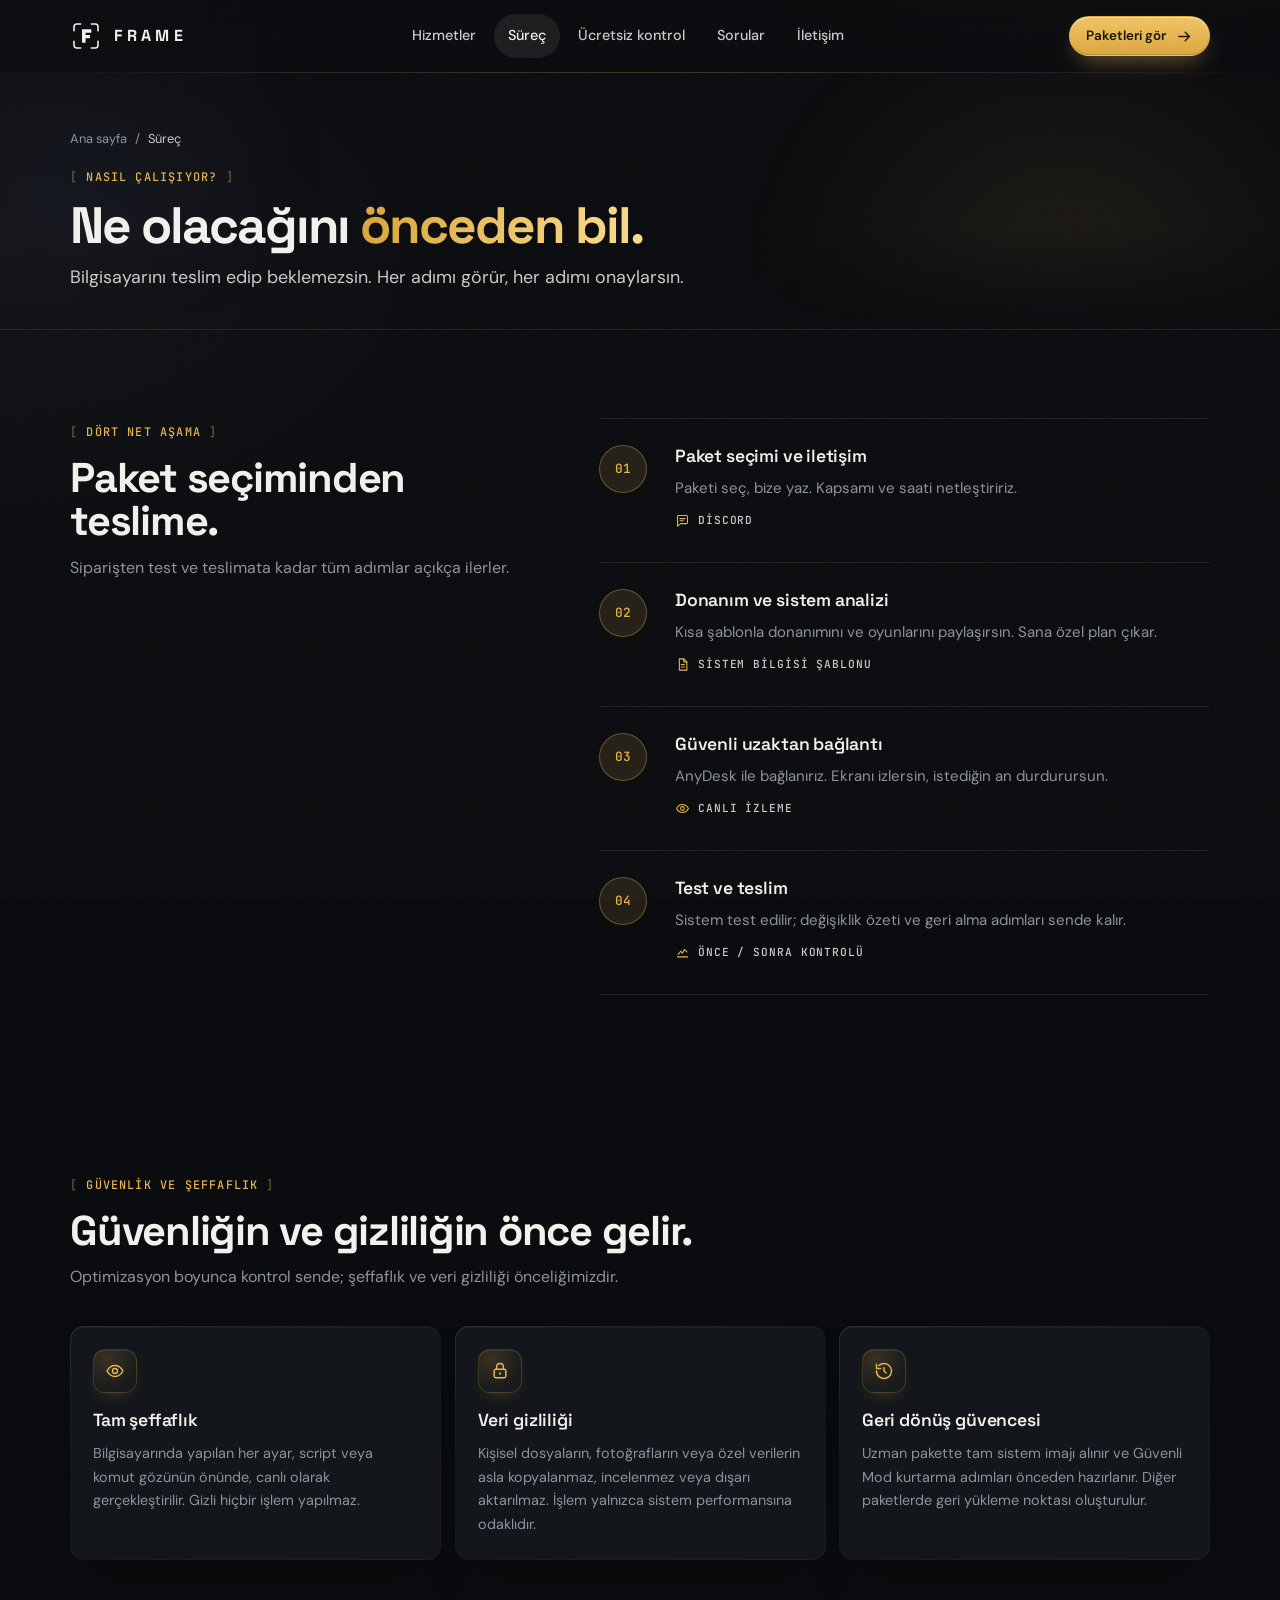
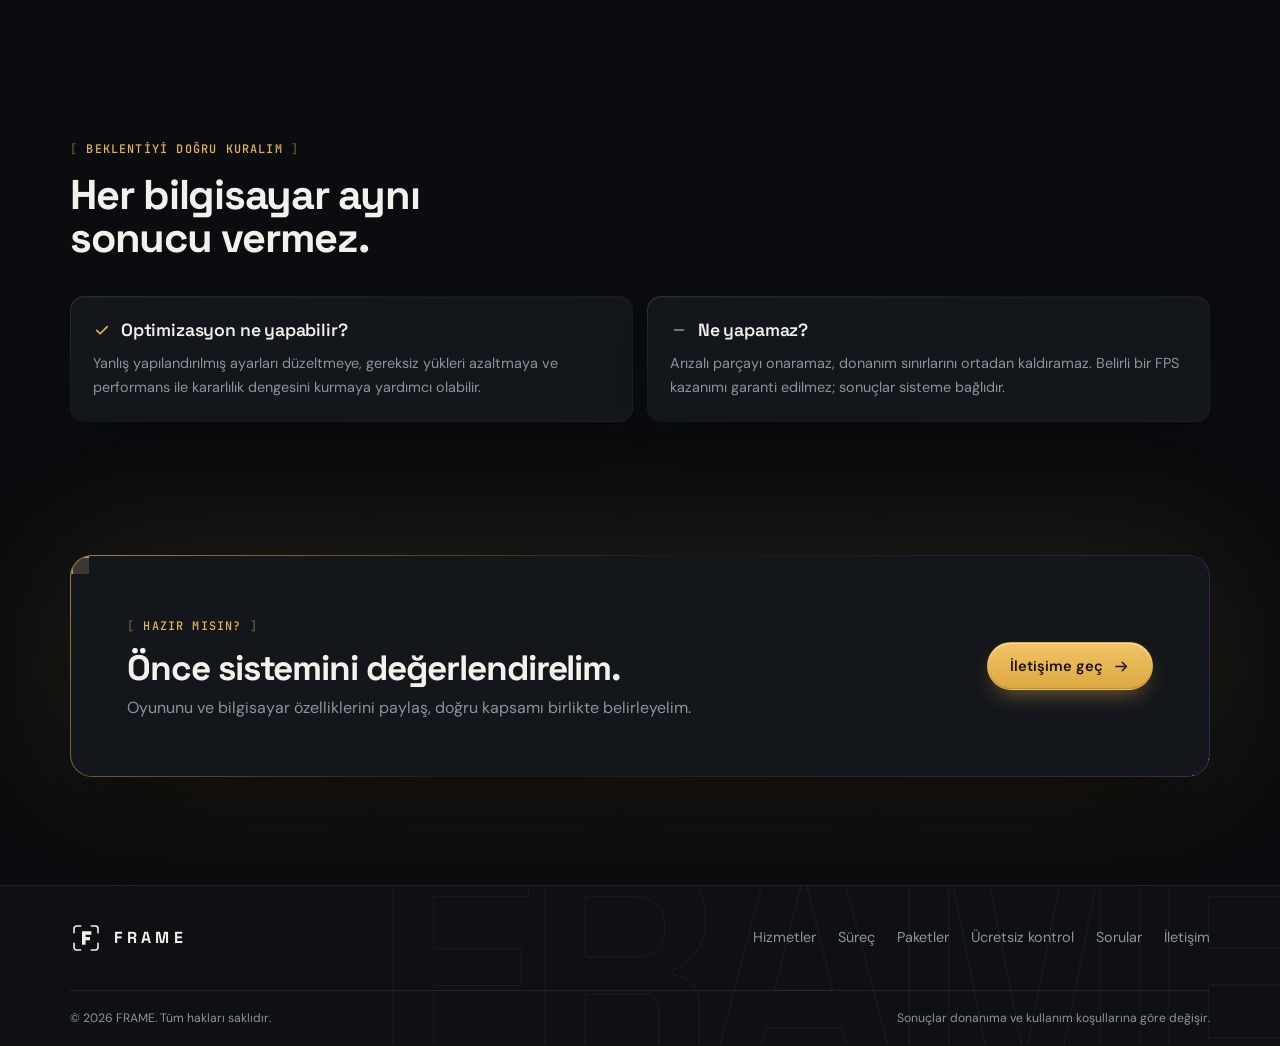
<file: process.html>
<!doctype html>
<html lang="tr">
<head>
  <meta charset="utf-8">
  <meta name="viewport" content="width=device-width, initial-scale=1">
  <meta name="theme-color" content="#0b0c0f">
  <title>Süreç — FRAME PC optimizasyon nasıl işler?</title>
  <!-- DÜZENLE: Arama sonuçlarında görünen açıklama -->
  <meta name="description" content="Paket seçiminden AnyDesk ile güvenli uzaktan bağlantıya ve teslime kadar FRAME optimizasyon süreci. Hazırlık listesi ve güvenlik ilkeleri.">
  <link rel="canonical" href="https://frame.example/process.html">
  <meta property="og:type" content="website">
  <meta property="og:site_name" content="FRAME">
  <meta property="og:title" content="Süreç — FRAME PC optimizasyon nasıl işler?">
  <meta property="og:description" content="Paket seçiminden AnyDesk ile güvenli uzaktan bağlantıya ve teslime kadar FRAME optimizasyon süreci. Hazırlık listesi ve güvenlik ilkeleri.">
  <meta property="og:url" content="https://frame.example/process.html">
  <meta property="og:image" content="https://frame.example/assets/images/og.png">
  <meta name="twitter:card" content="summary_large_image">
  <link rel="icon" href="favicon.svg" type="image/svg+xml">
  <link rel="apple-touch-icon" href="assets/images/apple-touch-icon.png">
  <link rel="preload" href="assets/fonts/spacegrotesk-latin.woff2" as="font" type="font/woff2" crossorigin>
  <link rel="preload" href="assets/fonts/spacegrotesk-latin-ext.woff2" as="font" type="font/woff2" crossorigin>
  <link rel="preload" href="assets/fonts/dmsans-latin.woff2" as="font" type="font/woff2" crossorigin>
  <link rel="preload" href="assets/fonts/dmsans-latin-ext.woff2" as="font" type="font/woff2" crossorigin>
  <link rel="stylesheet" href="assets/fonts/fonts.css">
  <link rel="stylesheet" href="assets/css/site.css">
  <script src="assets/js/icons.js"></script>
  <script src="assets/js/main.js" defer></script>
  <script src="assets/js/bench.js" defer></script>
</head>
<body data-page="process">
  <a class="skip-link" href="#main">İçeriğe geç</a>
  <header class="header">
    <nav class="container nav" aria-label="Ana menü">
      <a class="brand" href="index.html" aria-label="FRAME ana sayfa"><svg class="icon" aria-hidden="true"><use href="#i-frame"/></svg><span class="wordmark">FRAME</span></a>
      <div class="nav-links" id="nav-links">
        <a href="services.html">Hizmetler</a>
        <a href="process.html">Süreç</a>
        <a href="check.html">Ücretsiz kontrol</a>
        <a href="faq.html">Sorular</a>
        <a href="contact.html">İletişim</a>
      </div>
      <div class="nav-right">
        <a class="btn btn-primary btn-sm" href="pricing.html">Paketleri gör <svg class="icon" aria-hidden="true"><use href="#i-arrow"/></svg></a>
        <button class="menu-toggle" type="button" aria-label="Menüyü aç" aria-expanded="false" aria-controls="nav-links"><svg class="icon icon-menu" aria-hidden="true"><use href="#i-menu"/></svg><svg class="icon icon-close" aria-hidden="true"><use href="#i-close"/></svg></button>
      </div>
    </nav>
  </header>
  <main id="main">
    <section class="page-hero"><div class="glow glow-soft" aria-hidden="true"></div><div class="container">
      <div class="crumbs"><a href="index.html">Ana sayfa</a><span>/</span><span>Süreç</span></div>
      <span class="label">Nasıl çalışıyor?</span>
      <h1>Ne olacağını <em>önceden bil.</em></h1>
      <p class="lead">Bilgisayarını teslim edip beklemezsin. Her adımı görür, her adımı onaylarsın.</p>
    </div></section>
    <section class="section"><div class="container split">
      <div class="section-head"><span class="label">Dört net aşama</span><h2>Paket seçiminden teslime.</h2><p>Siparişten test ve teslimata kadar tüm adımlar açıkça ilerler.</p></div>
      <ol class="timeline">
        <li><span class="tl-num">01</span><div><h3>Paket seçimi ve iletişim</h3><p>Paketi seç, bize yaz. Kapsamı ve saati netleştiririz.</p><span class="tl-meta"><svg class="icon" aria-hidden="true"><use href="#i-chat"/></svg> Discord</span></div></li>
        <li><span class="tl-num">02</span><div><h3>Donanım ve sistem analizi</h3><p>Kısa şablonla donanımını ve oyunlarını paylaşırsın. Sana özel plan çıkar.</p><span class="tl-meta"><svg class="icon" aria-hidden="true"><use href="#i-doc"/></svg> Sistem bilgisi şablonu</span></div></li>
        <li><span class="tl-num">03</span><div><h3>Güvenli uzaktan bağlantı</h3><p>AnyDesk ile bağlanırız. Ekranı izlersin, istediğin an durdurursun.</p><span class="tl-meta"><svg class="icon" aria-hidden="true"><use href="#i-eye"/></svg> Canlı izleme</span></div></li>
        <li><span class="tl-num">04</span><div><h3>Test ve teslim</h3><p>Sistem test edilir; değişiklik özeti ve geri alma adımları sende kalır.</p><span class="tl-meta"><svg class="icon" aria-hidden="true"><use href="#i-test"/></svg> Önce / sonra kontrolü</span></div></li>
      </ol>
    </div></section>

    <section class="section"><div class="container">
      <div class="section-head"><span class="label">Güvenlik ve şeffaflık</span><h2>Güvenliğin ve gizliliğin önce gelir.</h2><p>Optimizasyon boyunca kontrol sende; şeffaflık ve veri gizliliği önceliğimizdir.</p></div>
      <div class="grid-3">
        <article class="card"><span class="icon-box"><svg class="icon" aria-hidden="true"><use href="#i-eye"/></svg></span><h3>Tam şeffaflık</h3><p>Bilgisayarında yapılan her ayar, script veya komut gözünün önünde, canlı olarak gerçekleştirilir. Gizli hiçbir işlem yapılmaz.</p></article>
        <article class="card"><span class="icon-box"><svg class="icon" aria-hidden="true"><use href="#i-lock"/></svg></span><h3>Veri gizliliği</h3><p>Kişisel dosyaların, fotoğrafların veya özel verilerin asla kopyalanmaz, incelenmez veya dışarı aktarılmaz. İşlem yalnızca sistem performansına odaklıdır.</p></article>
        <article class="card"><span class="icon-box"><svg class="icon" aria-hidden="true"><use href="#i-rollback"/></svg></span><h3>Geri dönüş güvencesi</h3><p>Uzman pakette tam sistem imajı alınır ve Güvenli Mod kurtarma adımları önceden hazırlanır. Diğer paketlerde geri yükleme noktası oluşturulur.</p></article>
      </div>
    </div></section>

    <section class="section"><div class="container">
      <div class="section-head"><span class="label">Beklentiyi doğru kuralım</span><h2>Her bilgisayar aynı sonucu vermez.</h2></div>
      <div class="duo">
        <article class="card"><h3><svg class="icon" aria-hidden="true"><use href="#i-check"/></svg> Optimizasyon ne yapabilir?</h3><p>Yanlış yapılandırılmış ayarları düzeltmeye, gereksiz yükleri azaltmaya ve performans ile kararlılık dengesini kurmaya yardımcı olabilir.</p></article>
        <article class="card no"><h3><svg class="icon" aria-hidden="true"><use href="#i-minus"/></svg> Ne yapamaz?</h3><p>Arızalı parçayı onaramaz, donanım sınırlarını ortadan kaldıramaz. Belirli bir FPS kazanımı garanti edilmez; sonuçlar sisteme bağlıdır.</p></article>
      </div>
    </div></section>

    <section class="section-tight"><div class="container">
      <div class="cta corners">
        <div><span class="label">Hazır mısın?</span><h2>Önce sistemini değerlendirelim.</h2><p>Oyununu ve bilgisayar özelliklerini paylaş, doğru kapsamı birlikte belirleyelim.</p></div>
        <a class="btn btn-primary" href="contact.html">İletişime geç <svg class="icon" aria-hidden="true"><use href="#i-arrow"/></svg></a>
      </div>
    </div></section>
  </main>
  <footer>
    <div class="container footer-main">
      <a class="brand" href="index.html"><svg class="icon" aria-hidden="true"><use href="#i-frame"/></svg>FRAME</a>
      <nav class="footer-links" aria-label="Alt menü">
        <a href="services.html">Hizmetler</a><a href="process.html">Süreç</a><a href="pricing.html">Paketler</a><a href="check.html">Ücretsiz kontrol</a><a href="faq.html">Sorular</a><a href="contact.html">İletişim</a>
      </nav>
    </div>
    <div class="container footer-bottom">
      <span>© 2026 FRAME. Tüm hakları saklıdır.</span>
      <span>Sonuçlar donanıma ve kullanım koşullarına göre değişir.</span>
    </div>
  </footer>
</body>
</html>
</file>
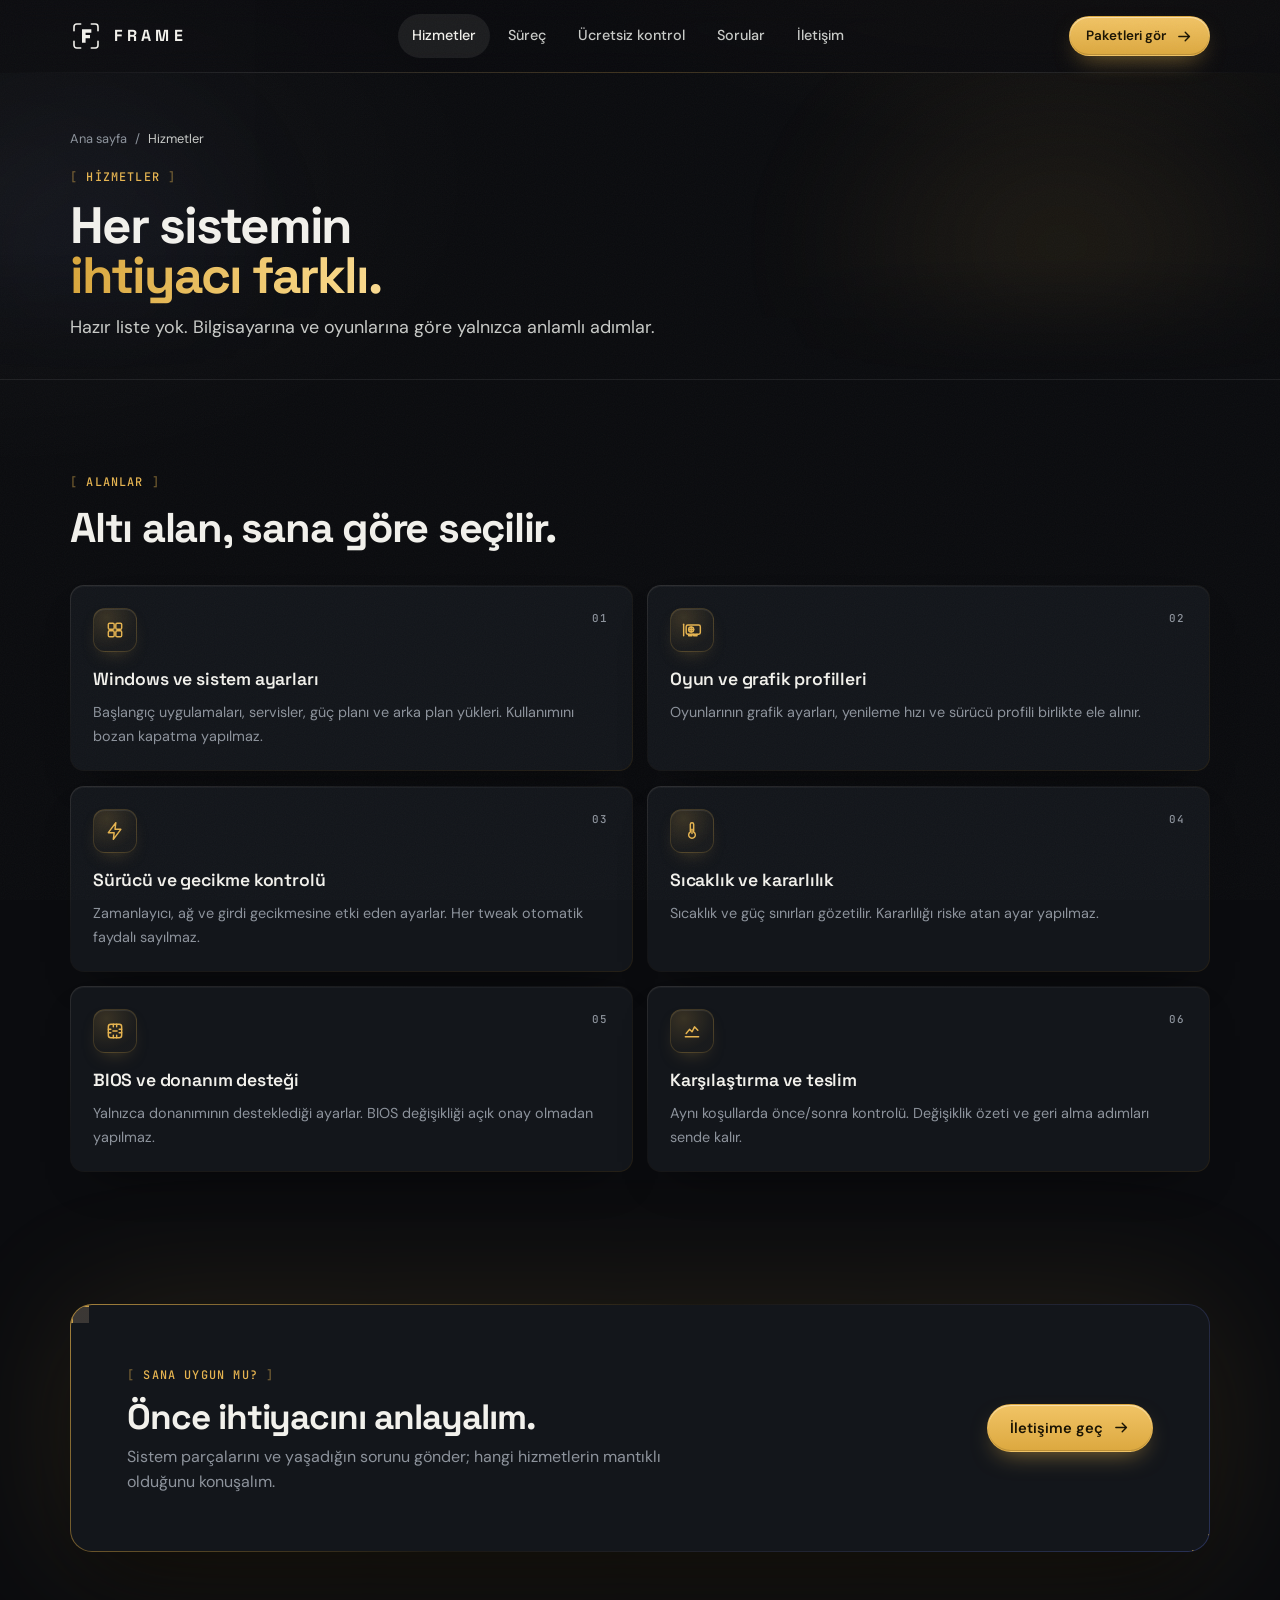
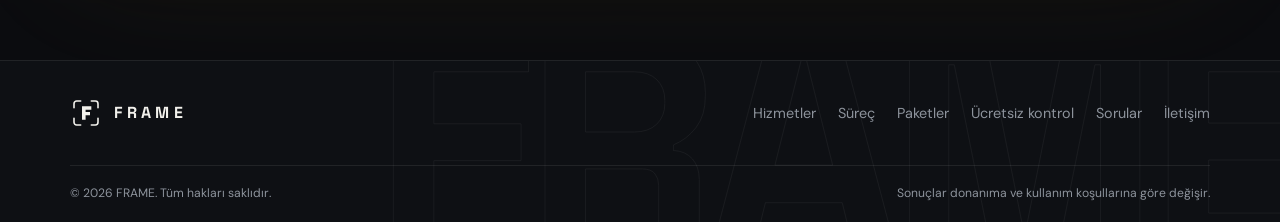
<file: services.html>
<!doctype html>
<html lang="tr">
<head>
  <meta charset="utf-8">
  <meta name="viewport" content="width=device-width, initial-scale=1">
  <meta name="theme-color" content="#0b0c0f">
  <title>Hizmetler — FRAME PC optimizasyon</title>
  <!-- DÜZENLE: Arama sonuçlarında görünen açıklama -->
  <meta name="description" content="Windows, oyun, sürücü, gecikme, sıcaklık ve BIOS odaklı PC optimizasyon hizmetleri. Her adım donanımına göre seçilir.">
  <link rel="canonical" href="https://frame.example/services.html">
  <meta property="og:type" content="website">
  <meta property="og:site_name" content="FRAME">
  <meta property="og:title" content="Hizmetler — FRAME PC optimizasyon">
  <meta property="og:description" content="Windows, oyun, sürücü, gecikme, sıcaklık ve BIOS odaklı PC optimizasyon hizmetleri. Her adım donanımına göre seçilir.">
  <meta property="og:url" content="https://frame.example/services.html">
  <meta property="og:image" content="https://frame.example/assets/images/og.png">
  <meta name="twitter:card" content="summary_large_image">
  <link rel="icon" href="favicon.svg" type="image/svg+xml">
  <link rel="apple-touch-icon" href="assets/images/apple-touch-icon.png">
  <link rel="preload" href="assets/fonts/spacegrotesk-latin.woff2" as="font" type="font/woff2" crossorigin>
  <link rel="preload" href="assets/fonts/spacegrotesk-latin-ext.woff2" as="font" type="font/woff2" crossorigin>
  <link rel="preload" href="assets/fonts/dmsans-latin.woff2" as="font" type="font/woff2" crossorigin>
  <link rel="preload" href="assets/fonts/dmsans-latin-ext.woff2" as="font" type="font/woff2" crossorigin>
  <link rel="stylesheet" href="assets/fonts/fonts.css">
  <link rel="stylesheet" href="assets/css/site.css">
  <script src="assets/js/icons.js"></script>
  <script src="assets/js/main.js" defer></script>
  <script src="assets/js/bench.js" defer></script>
</head>
<body data-page="services">
  <a class="skip-link" href="#main">İçeriğe geç</a>
  <header class="header">
    <nav class="container nav" aria-label="Ana menü">
      <a class="brand" href="index.html" aria-label="FRAME ana sayfa"><svg class="icon" aria-hidden="true"><use href="#i-frame"/></svg><span class="wordmark">FRAME</span></a>
      <div class="nav-links" id="nav-links">
        <a href="services.html">Hizmetler</a>
        <a href="process.html">Süreç</a>
        <a href="check.html">Ücretsiz kontrol</a>
        <a href="faq.html">Sorular</a>
        <a href="contact.html">İletişim</a>
      </div>
      <div class="nav-right">
        <a class="btn btn-primary btn-sm" href="pricing.html">Paketleri gör <svg class="icon" aria-hidden="true"><use href="#i-arrow"/></svg></a>
        <button class="menu-toggle" type="button" aria-label="Menüyü aç" aria-expanded="false" aria-controls="nav-links"><svg class="icon icon-menu" aria-hidden="true"><use href="#i-menu"/></svg><svg class="icon icon-close" aria-hidden="true"><use href="#i-close"/></svg></button>
      </div>
    </nav>
  </header>
  <main id="main">
    <section class="page-hero"><div class="glow glow-soft" aria-hidden="true"></div><div class="container">
      <div class="crumbs"><a href="index.html">Ana sayfa</a><span>/</span><span>Hizmetler</span></div>
      <span class="label">Hizmetler</span>
      <h1>Her sistemin <em>ihtiyacı farklı.</em></h1>
      <p class="lead">Hazır liste yok. Bilgisayarına ve oyunlarına göre yalnızca anlamlı adımlar.</p>
    </div></section>
    <section class="section"><div class="container">
      <div class="section-head"><span class="label">Alanlar</span><h2>Altı alan, sana göre seçilir.</h2></div>
      <div class="grid-2">
        <article class="card"><span class="card-index">01</span><span class="icon-box"><svg class="icon" aria-hidden="true"><use href="#i-windows"/></svg></span><h3>Windows ve sistem ayarları</h3><p>Başlangıç uygulamaları, servisler, güç planı ve arka plan yükleri. Kullanımını bozan kapatma yapılmaz.</p></article>
        <article class="card"><span class="card-index">02</span><span class="icon-box"><svg class="icon" aria-hidden="true"><use href="#i-gpu"/></svg></span><h3>Oyun ve grafik profilleri</h3><p>Oyunlarının grafik ayarları, yenileme hızı ve sürücü profili birlikte ele alınır.</p></article>
        <article class="card"><span class="card-index">03</span><span class="icon-box"><svg class="icon" aria-hidden="true"><use href="#i-bolt"/></svg></span><h3>Sürücü ve gecikme kontrolü</h3><p>Zamanlayıcı, ağ ve girdi gecikmesine etki eden ayarlar. Her tweak otomatik faydalı sayılmaz.</p></article>
        <article class="card"><span class="card-index">04</span><span class="icon-box"><svg class="icon" aria-hidden="true"><use href="#i-thermo"/></svg></span><h3>Sıcaklık ve kararlılık</h3><p>Sıcaklık ve güç sınırları gözetilir. Kararlılığı riske atan ayar yapılmaz.</p></article>
        <article class="card"><span class="card-index">05</span><span class="icon-box"><svg class="icon" aria-hidden="true"><use href="#i-chip"/></svg></span><h3>BIOS ve donanım desteği</h3><p>Yalnızca donanımının desteklediği ayarlar. BIOS değişikliği açık onay olmadan yapılmaz.</p></article>
        <article class="card"><span class="card-index">06</span><span class="icon-box"><svg class="icon" aria-hidden="true"><use href="#i-test"/></svg></span><h3>Karşılaştırma ve teslim</h3><p>Aynı koşullarda önce/sonra kontrolü. Değişiklik özeti ve geri alma adımları sende kalır.</p></article>
      </div>
    </div></section>


    <section class="section-tight"><div class="container">
      <div class="cta corners">
        <div><span class="label">Sana uygun mu?</span><h2>Önce ihtiyacını anlayalım.</h2><p>Sistem parçalarını ve yaşadığın sorunu gönder; hangi hizmetlerin mantıklı olduğunu konuşalım.</p></div>
        <a class="btn btn-primary" href="contact.html">İletişime geç <svg class="icon" aria-hidden="true"><use href="#i-arrow"/></svg></a>
      </div>
    </div></section>
  </main>
  <footer>
    <div class="container footer-main">
      <a class="brand" href="index.html"><svg class="icon" aria-hidden="true"><use href="#i-frame"/></svg>FRAME</a>
      <nav class="footer-links" aria-label="Alt menü">
        <a href="services.html">Hizmetler</a><a href="process.html">Süreç</a><a href="pricing.html">Paketler</a><a href="check.html">Ücretsiz kontrol</a><a href="faq.html">Sorular</a><a href="contact.html">İletişim</a>
      </nav>
    </div>
    <div class="container footer-bottom">
      <span>© 2026 FRAME. Tüm hakları saklıdır.</span>
      <span>Sonuçlar donanıma ve kullanım koşullarına göre değişir.</span>
    </div>
  </footer>
</body>
</html>
</file>
<file: assets/fonts/fonts.css>
/* Yerel fontlar: sayfalar arası geçişte yazı kaymasını önler */
@font-face { font-family: 'DM Sans'; font-style: normal; font-weight: 400 600; font-display: swap; src: url(../fonts/dmsans-latin-ext.woff2) format('woff2'); unicode-range: U+0100-02BA, U+02BD-02C5, U+02C7-02CC, U+02CE-02D7, U+02DD-02FF, U+0304, U+0308, U+0329, U+1D00-1DBF, U+1E00-1E9F, U+1EF2-1EFF, U+2020, U+20A0-20AB, U+20AD-20C4, U+2113, U+2C60-2C7F, U+A720-A7FF; }
@font-face { font-family: 'DM Sans'; font-style: normal; font-weight: 400 600; font-display: swap; src: url(../fonts/dmsans-latin.woff2) format('woff2'); unicode-range: U+0000-00FF, U+0131, U+0152-0153, U+02BB-02BC, U+02C6, U+02DA, U+02DC, U+0304, U+0308, U+0329, U+2000-206F, U+20AC, U+2122, U+2191, U+2193, U+2212, U+2215, U+FEFF, U+FFFD; }
@font-face { font-family: 'JetBrains Mono'; font-style: normal; font-weight: 500; font-display: swap; src: url(../fonts/jetbrainsmono-latin-ext.woff2) format('woff2'); unicode-range: U+0100-02BA, U+02BD-02C5, U+02C7-02CC, U+02CE-02D7, U+02DD-02FF, U+0304, U+0308, U+0329, U+1D00-1DBF, U+1E00-1E9F, U+1EF2-1EFF, U+2020, U+20A0-20AB, U+20AD-20C4, U+2113, U+2C60-2C7F, U+A720-A7FF; }
@font-face { font-family: 'JetBrains Mono'; font-style: normal; font-weight: 500; font-display: swap; src: url(../fonts/jetbrainsmono-latin.woff2) format('woff2'); unicode-range: U+0000-00FF, U+0131, U+0152-0153, U+02BB-02BC, U+02C6, U+02DA, U+02DC, U+0304, U+0308, U+0329, U+2000-206F, U+20AC, U+2122, U+2191, U+2193, U+2212, U+2215, U+FEFF, U+FFFD; }
@font-face { font-family: 'Space Grotesk'; font-style: normal; font-weight: 500 700; font-display: swap; src: url(../fonts/spacegrotesk-latin-ext.woff2) format('woff2'); unicode-range: U+0100-02BA, U+02BD-02C5, U+02C7-02CC, U+02CE-02D7, U+02DD-02FF, U+0304, U+0308, U+0329, U+1D00-1DBF, U+1E00-1E9F, U+1EF2-1EFF, U+2020, U+20A0-20AB, U+20AD-20C4, U+2113, U+2C60-2C7F, U+A720-A7FF; }
@font-face { font-family: 'Space Grotesk'; font-style: normal; font-weight: 500 700; font-display: swap; src: url(../fonts/spacegrotesk-latin.woff2) format('woff2'); unicode-range: U+0000-00FF, U+0131, U+0152-0153, U+02BB-02BC, U+02C6, U+02DA, U+02DC, U+0304, U+0308, U+0329, U+2000-206F, U+20AC, U+2122, U+2191, U+2193, U+2212, U+2215, U+FEFF, U+FFFD; }
</file>
<file: assets/css/site.css>
/* =====================================================================
   FRAME — tasarım sistemi
   Renkleri ve yazı tiplerini :root içinden değiştir. Tek dosya, tek kaynak.
   ===================================================================== */
:root {
  color-scheme: dark;

  /* Renk paleti: grafit zemin, sıcak kırık beyaz metin, tek vurgu (amber) */
  --bg: #0b0c0f;
  --bg-2: #0e1014;
  --surface: #13161b;
  --surface-2: #191d24;
  --line: rgba(255, 255, 255, .08);
  --line-strong: rgba(255, 255, 255, .15);
  --text: #f2f1ec;
  --text-2: #c9cbc8;
  --muted: #8d939c;
  --accent: #e6b450;
  --accent-hi: #f3c968;
  --accent-ink: #1b1403;
  --accent-soft: rgba(230, 180, 80, .12);
  --accent-line: rgba(230, 180, 80, .35);

  /* Yazı tipleri */
  --font-display: "Space Grotesk", "Segoe UI", system-ui, sans-serif;
  --font-body: "DM Sans", "Segoe UI", system-ui, -apple-system, sans-serif;
  --font-mono: "JetBrains Mono", ui-monospace, "Cascadia Mono", Consolas, monospace;

  /* Ölçüler */
  --max: 1140px;
  --gutter: clamp(20px, 4vw, 40px);
  --radius: 14px;
  --radius-sm: 9px;
  --radius-lg: 22px;
  --ease: cubic-bezier(.2, .7, .2, 1);
  --shadow: 0 24px 60px rgba(0, 0, 0, .35);
}

/* ---------- Temel ---------- */
*, *::before, *::after { box-sizing: border-box; }
html { scroll-behavior: smooth; background: var(--bg); -webkit-text-size-adjust: 100%; }
body {
  margin: 0;
  background:
    radial-gradient(900px 480px at 85% -10%, rgba(230, 180, 80, .08), transparent 70%),
    radial-gradient(700px 420px at 0% 10%, rgba(255, 255, 255, .03), transparent 70%),
    var(--bg);
  color: var(--text);
  font-family: var(--font-body);
  font-size: 16px;
  line-height: 1.6;
  -webkit-font-smoothing: antialiased;
  text-rendering: optimizeLegibility;
  overflow-x: hidden;
}
body::after { content: ""; position: fixed; inset: 0; z-index: 9999; pointer-events: none; opacity: .035; transform: translateZ(0); background-image: url("data:image/svg+xml,%3Csvg xmlns='http://www.w3.org/2000/svg' width='160' height='160'%3E%3Cfilter id='n'%3E%3CfeTurbulence type='fractalNoise' baseFrequency='.9' numOctaves='2' stitchTiles='stitch'/%3E%3C/filter%3E%3Crect width='100%25' height='100%25' filter='url(%23n)'/%3E%3C/svg%3E"); }
img, svg { display: block; max-width: 100%; }
.hero-grid > *, .plans > *, .grid-2 > *, .grid-3 > *, .grid-4 > *, .split > *, .pricing > *, .steps > *, .contact-grid > * { min-width: 0; }
a { color: inherit; text-decoration: none; }
button { font: inherit; color: inherit; background: none; border: 0; cursor: pointer; }
h1, h2, h3, h4, p, ul, ol { margin: 0; }
ul, ol { padding: 0; list-style: none; }
::selection { background: rgba(230, 180, 80, .3); color: #fff; }
:focus-visible { outline: 2px solid var(--accent); outline-offset: 4px; border-radius: 4px; }

.container { width: min(var(--max), calc(100% - 2 * var(--gutter))); margin-inline: auto; }
.skip-link { position: fixed; top: 12px; left: 12px; z-index: 100; padding: 10px 14px; border-radius: 8px; background: var(--accent); color: var(--accent-ink); font-weight: 700; transform: translateY(-200%); }
.skip-link:focus { transform: none; }

/* İkonlar */
.icon { width: 1em; height: 1em; flex: 0 0 auto; }
.icon-box { display: grid; width: 44px; height: 44px; place-items: center; border: 1px solid rgba(230, 180, 80, .18); border-radius: 12px; background: radial-gradient(circle at 30% 20%, rgba(230, 180, 80, .18), rgba(230, 180, 80, .03) 70%); color: var(--accent); box-shadow: inset 0 1px 0 rgba(255, 255, 255, .08), 0 8px 20px -12px rgba(230, 180, 80, .5); }
.icon-box .icon { width: 20px; height: 20px; }

/* Tipografi */
.display, h1, h2, h3 { font-family: var(--font-display); font-weight: 600; letter-spacing: -.02em; line-height: 1.05; text-wrap: balance; }
h1 { font-size: clamp(2.6rem, 5.2vw, 4.1rem); font-weight: 700; letter-spacing: -.04em; line-height: .98; }
h2 { font-size: clamp(1.8rem, 3.4vw, 2.6rem); font-weight: 700; letter-spacing: -.03em; }
h3 { font-size: 1.1rem; letter-spacing: -.01em; line-height: 1.3; }
.label { display: inline-block; color: var(--accent); font-family: var(--font-mono); font-size: .74rem; font-weight: 500; letter-spacing: .1em; text-transform: uppercase; }
.label::before { content: "[ "; opacity: .45; }
.label::after { content: " ]"; opacity: .45; }
.lead { color: var(--text-2); font-size: clamp(1.02rem, 1.4vw, 1.15rem); line-height: 1.65; max-width: 58ch; }
.muted { color: var(--muted); }
.accent { color: var(--accent); }
.mono { font-family: var(--font-mono); font-size: .78rem; letter-spacing: .04em; }

/* Butonlar */
.btn { display: inline-flex; align-items: center; justify-content: center; gap: 10px; min-height: 48px; padding: 0 22px; border: 1px solid transparent; border-radius: 999px; font-weight: 600; font-size: .92rem; line-height: 1; white-space: nowrap; transition: transform .25s var(--ease), background .2s, border-color .2s, color .2s, box-shadow .25s; }
.btn .icon { width: 17px; height: 17px; transition: transform .25s var(--ease); }
.btn:hover .icon { transform: translateX(2px); }
.btn:active { transform: scale(.98); }
.btn-primary { position: relative; overflow: hidden; background: linear-gradient(180deg, #f1c466, #dca83f); color: var(--accent-ink); box-shadow: inset 0 1px 0 rgba(255, 255, 255, .45), inset 0 -1px 0 rgba(0, 0, 0, .15), 0 10px 24px -10px rgba(230, 180, 80, .6); }
.btn-primary::after { content: ""; position: absolute; top: 0; bottom: 0; left: -60%; width: 40%; background: linear-gradient(100deg, transparent, rgba(255, 255, 255, .55), transparent); transform: skewX(-20deg); transition: left .6s var(--ease); }
.btn-primary:hover::after { left: 130%; }
.btn-primary:hover { transform: translateY(-2px); box-shadow: inset 0 1px 0 rgba(255, 255, 255, .5), 0 16px 34px -10px rgba(230, 180, 80, .7); }
.btn-ghost { border-color: var(--line-strong); color: var(--text); background: rgba(255, 255, 255, .03); backdrop-filter: blur(8px); box-shadow: inset 0 1px 0 rgba(255, 255, 255, .06); }
.btn-ghost:hover { border-color: var(--accent-line); background: var(--accent-soft); }
.btn-sm { min-height: 40px; padding-inline: 16px; font-size: .84rem; }
.text-link { display: inline-flex; align-items: center; gap: 8px; color: var(--accent); font-weight: 600; font-size: .92rem; }
.text-link .icon { width: 16px; height: 16px; transition: transform .25s var(--ease); }
.text-link:hover .icon { transform: translateX(3px); }

/* ---------- Üst bar / navigasyon ---------- */
.header { position: sticky; top: 0; z-index: 50; border-bottom: 1px solid transparent; background: rgba(11, 12, 15, .55); backdrop-filter: blur(12px); -webkit-backdrop-filter: blur(12px); transition: background .3s, box-shadow .3s; }
.header::after { content: ""; position: absolute; left: 0; right: 0; bottom: -1px; height: 1px; background: linear-gradient(90deg, transparent, rgba(255, 255, 255, .14) 20%, rgba(230, 180, 80, .35) 50%, rgba(255, 255, 255, .14) 80%, transparent); opacity: .7; }
.header.scrolled { background: rgba(11, 12, 15, .82); box-shadow: 0 10px 40px -20px rgba(0, 0, 0, .8); }
.nav { display: flex; align-items: center; justify-content: space-between; gap: 24px; min-height: 72px; }
.brand { display: inline-flex; align-items: center; gap: 12px; font-family: var(--font-display); font-weight: 700; font-size: 1rem; letter-spacing: .26em; }
.brand .wordmark { display: inline-block; max-width: 8ch; overflow: hidden; white-space: nowrap; transition: max-width .45s var(--ease), opacity .3s, transform .45s var(--ease); }
.header.scrolled .brand .wordmark { max-width: 0; opacity: 0; transform: translateX(-6px); }
.header.scrolled .brand { gap: 0; }
.header .brand .icon { transition: transform .45s var(--ease), color .3s; }
.header.scrolled .brand .icon { transform: scale(.85); color: var(--accent); }
.header.scrolled .brand .icon path { stroke: var(--accent); }
.header.scrolled .brand .icon path:last-child { fill: var(--accent); stroke: none; }
.header.scrolled .nav { min-height: 58px; }
.header .nav { transition: min-height .3s; }
.brand .icon { transition: transform .5s var(--ease); }
.brand:hover .icon { transform: rotate(-6deg) scale(1.08); }
.brand .icon { width: 32px; height: 32px; color: var(--text); }
.brand .icon path:first-child { stroke: var(--accent); }
.nav-links { display: flex; align-items: center; gap: 4px; }
.nav-links a { position: relative; padding: 10px 14px; border-radius: 999px; color: var(--text-2); font-size: .9rem; font-weight: 500; transition: color .2s, background .2s; }
.nav-links a:hover { color: var(--text); background: rgba(255, 255, 255, .05); }
.nav-links a[aria-current="page"] { color: var(--text); background: rgba(255, 255, 255, .07); }
.nav-right { display: flex; align-items: center; gap: 10px; }
.menu-toggle { display: none; width: 44px; height: 44px; place-items: center; border: 1px solid var(--line); border-radius: 12px; background: var(--surface); }
.menu-toggle .icon { width: 20px; height: 20px; }
.menu-toggle .icon-close { display: none; }
.menu-toggle[aria-expanded="true"] .icon-menu { display: none; }
.menu-toggle[aria-expanded="true"] .icon-close { display: block; }

/* ---------- Hero ---------- */
.hero { position: relative; isolation: isolate; padding: clamp(48px, 7vw, 88px) 0 clamp(32px, 4vw, 48px); }
.glow { position: absolute; inset: 0; z-index: -1; overflow: hidden; pointer-events: none; -webkit-mask-image: linear-gradient(#000 60%, transparent); mask-image: linear-gradient(#000 60%, transparent); }
.glow::before, .glow::after { content: ""; position: absolute; border-radius: 50%; filter: blur(60px); opacity: 1; will-change: transform; transform: translateZ(0); }
.glow::before { width: 46vw; max-width: 640px; aspect-ratio: 1.3; right: -6%; top: -18%; background: radial-gradient(closest-side, rgba(230, 180, 80, .34), rgba(230, 180, 80, 0)); }
.glow::after { width: 34vw; max-width: 460px; aspect-ratio: 1; left: -10%; bottom: -30%; background: radial-gradient(closest-side, rgba(96, 120, 220, .24), rgba(96, 120, 220, 0)); }
.glow-soft::before { opacity: .3; } .glow-soft::after { opacity: .25; }
.hero h1 { margin: 16px 0 14px; }
.hero h1 em, .page-hero h1 em, .cta h2 em, .section-head h2 em { font-style: normal; font-weight: inherit; background: linear-gradient(180deg, #f6d27c, #d9a63c); -webkit-background-clip: text; background-clip: text; color: transparent; }
.hero-actions { display: flex; flex-wrap: wrap; gap: 12px; margin: 22px 0 20px; }

/* Hero: ortalanmış düzen */
.hero-center { padding-top: clamp(56px, 8vw, 96px); text-align: center; }
.hero-inner { display: flex; flex-direction: column; align-items: center; }
.hero-inner > * { animation: rise .7s var(--ease) both; }
.hero-inner > *:nth-child(2) { animation-delay: .07s; }
.hero-inner > *:nth-child(3) { animation-delay: .14s; }
.hero-inner > *:nth-child(4) { animation-delay: .21s; }
.hero-inner > *:nth-child(5) { animation-delay: .28s; }
.hero-center h1 { max-width: 16ch; font-size: clamp(2.8rem, 7vw, 5.4rem); }
.hero-center .lead { max-width: 52ch; }
.hero-center .hero-actions { justify-content: center; }
.hero-center .stats { justify-content: center; text-align: center; gap: 28px 48px; border-top: 0; padding-top: 0; }
.hero-center .glow::before { right: 10%; top: -30%; width: 60vw; max-width: 900px; }
.hero-center .glow::after { left: 5%; bottom: -40%; }

/* Hero: oturum kartı */

/* Köşe parantezleri: marka motifi */
.corners { position: relative; }
.corners::before, .corners::after { content: ""; position: absolute; width: 18px; height: 18px; border: 2px solid var(--accent); pointer-events: none; opacity: .85; }
.corners::before { top: -1px; left: -1px; border-right: 0; border-bottom: 0; border-top-left-radius: 10px; }
.corners::after { right: -1px; bottom: -1px; border-left: 0; border-top: 0; border-bottom-right-radius: 10px; }

/* Güven rozetleri */
.badges { display: flex; flex-wrap: wrap; justify-content: center; gap: 10px; }
.badges span { display: inline-flex; align-items: center; gap: 8px; padding: 10px 16px; border: 1px solid var(--line); border-radius: 999px; background: rgba(255, 255, 255, .025); color: var(--text-2); font-size: .86rem; font-weight: 500; }
.badges .icon { width: 16px; height: 16px; color: var(--accent); }

/* Modül ızgarası */
.module { display: flex; align-items: center; gap: 14px; padding: 18px; border-radius: var(--radius-sm); font-weight: 600; font-size: .92rem; }
.module .icon-box { width: 40px; height: 40px; border-radius: 10px; }
.module .icon-box .icon { width: 18px; height: 18px; }

/* Hero istatistik satırı */
.stats { display: flex; flex-wrap: wrap; gap: 24px 36px; margin-top: 22px; padding-top: 18px; border-top: 1px solid var(--line); }
.stats div b { display: block; font-family: var(--font-display); font-size: 1.7rem; font-weight: 700; letter-spacing: -.03em; line-height: 1; background: linear-gradient(180deg, #fff, #c9cbc8); -webkit-background-clip: text; background-clip: text; color: transparent; }
.stats div > span { display: block; margin-top: 6px; color: var(--muted); font-size: .82rem; }
.stats div b span { display: inline; margin: 0; font: inherit; color: inherit; }

/* Oyun kapakları (kayan, ortası vurgulu) */
.covers { position: relative; margin-top: 8px; overflow-x: auto; overflow-y: hidden; scrollbar-width: none; -webkit-mask-image: linear-gradient(90deg, transparent, #000 10%, #000 90%, transparent); mask-image: linear-gradient(90deg, transparent, #000 10%, #000 90%, transparent); cursor: grab; }
.covers::-webkit-scrollbar { display: none; }
.covers.dragging { cursor: grabbing; }
.covers-track { display: flex; gap: 18px; width: max-content; padding: 24px 18px; }
.cover { position: relative; flex: 0 0 200px; aspect-ratio: 2 / 3; margin: 0; border-radius: 16px; overflow: hidden; background: #15181e; box-shadow: 0 30px 60px -30px rgba(0, 0, 0, .9); opacity: .35; transform: scale(.9); transition: transform .35s var(--ease), opacity .35s ease, box-shadow .35s ease; will-change: transform, opacity; }
.cover img { width: 100%; height: 100%; object-fit: cover; display: block; -webkit-user-drag: none; user-select: none; }
.cover::after { content: ""; position: absolute; inset: 0; border-radius: inherit; box-shadow: inset 0 0 0 1px rgba(255, 255, 255, .08); pointer-events: none; }
.cover figcaption { position: absolute; left: 10px; right: 10px; bottom: 10px; display: flex; align-items: center; gap: 8px; padding: 7px 10px; border-radius: 10px; background: rgba(8, 9, 12, .75); backdrop-filter: blur(8px); color: #fff; font-size: .82rem; font-weight: 700; opacity: 0; transform: translateY(8px); transition: opacity .4s ease, transform .4s var(--ease); }
.cover figcaption small { padding: 2px 7px; border-radius: 999px; background: rgba(255, 255, 255, .14); font-size: .62rem; letter-spacing: .04em; font-weight: 600; }
.cover.active { opacity: 1; transform: scale(1.08); box-shadow: 0 0 0 2px rgba(255, 255, 255, .85), 0 40px 80px -30px rgba(0, 0, 0, 1), 0 0 60px rgba(230, 180, 80, .18); z-index: 1; }
.cover.active figcaption { opacity: 1; transform: none; }
@media (max-width: 720px) { .cover { flex-basis: 150px; } .covers-track { gap: 12px; padding: 28px 12px; } }

/* Oyun şeritleri */
@keyframes marquee { to { transform: translateX(-50%); } }

/* Numaralı özellik kartları */
.feature { padding: 24px; border-radius: var(--radius); }
.feature .num { display: block; margin-bottom: 22px; color: var(--accent); font-family: var(--font-mono); font-size: .78rem; font-weight: 500; letter-spacing: .12em; }
.feature .icon-box { margin-bottom: 18px; }
.feature h3 { margin-bottom: 8px; font-size: 1.15rem; }
.feature p { color: var(--muted); font-size: .92rem; }

/* Fiyat özeti (ana sayfa) */
.plans { display: grid; grid-template-columns: repeat(3, 1fr); gap: 14px; }
.plan { display: flex; flex-direction: column; gap: 10px; padding: 26px; border-radius: var(--radius); }
.plan.featured { background: linear-gradient(170deg, rgba(230, 180, 80, .12), var(--surface) 55%) padding-box, linear-gradient(160deg, rgba(230, 180, 80, .6), rgba(230, 180, 80, .1) 50%, rgba(230, 180, 80, .35)) border-box; box-shadow: 0 0 90px rgba(230, 180, 80, .12), 0 30px 60px -30px rgba(0, 0, 0, .9); }
.plan h3 { font-size: 1.1rem; }
.plan .price { margin: 6px 0 0; font-size: 2rem; }
.plan p { color: var(--muted); font-size: .9rem; min-height: 44px; }
.plan .btn { margin-top: auto; }

/* Ortalanmış bölüm başlığı (FrameSync tarzı) */
.section-head.center { max-width: none; margin-inline: auto; text-align: center; }
.section-head.center h2 { font-size: clamp(2rem, 4vw, 3rem); }
.section-head.center .sub { display: block; margin-top: 10px; color: var(--muted); font-size: .72rem; letter-spacing: .28em; text-transform: uppercase; }

/* Adım kartları: filigran numara + ikon + adım etiketi (Xilly tarzı) */
.step { overflow: hidden; }
.step::before { position: absolute; top: 6px; right: 18px; margin: 0; color: transparent; -webkit-text-stroke: 1px rgba(255, 255, 255, .08); font-size: 5.2rem; font-weight: 700; letter-spacing: -.04em; line-height: 1; content: "0" counter(step); }
.step .icon-box { margin-bottom: 18px; }
.step .step-tag { display: inline-flex; align-items: center; gap: 8px; margin-bottom: 14px; padding: 6px 12px; border: 1px solid var(--line); border-radius: 999px; background: rgba(255, 255, 255, .03); color: var(--text-2); font-size: .74rem; font-weight: 600; letter-spacing: .04em; }
.step .step-tag i { font-style: normal; opacity: .5; }

/* Rezervasyon şeridi */

/* Ücretsiz ön değerlendirme bandı */
.eval { display: grid; grid-template-columns: auto 1fr auto auto; align-items: center; gap: 22px; padding: 22px 26px; border-radius: var(--radius); }
.eval .icon-box { width: 52px; height: 52px; border-radius: 14px; }
.eval .icon-box .icon { width: 24px; height: 24px; }
.eval b { display: block; font-family: var(--font-display); font-size: 1.08rem; margin-bottom: 4px; }
.eval p { color: var(--muted); font-size: .9rem; }
.eval .eval-price { text-align: right; }
.eval .eval-price strong { display: block; font-family: var(--font-display); font-size: 1.5rem; color: var(--accent); }
.eval .eval-price small { color: var(--muted); font-size: .72rem; }

/* Paket kartı: çip illüstrasyonu, seviye çubuğu, etiket özellikler, meta satırı */
.price-card { padding: 0; overflow: hidden; }
.price-card:hover .chip-art svg { transform: translateY(-4px) scale(1.04); }
.price-card { --tier: #8d939c; --tier-glow: rgba(141, 147, 156, .2); }
.price-card.featured { --tier: #e6b450; --tier-glow: rgba(230, 180, 80, .35); }
.price-card.tier-expert { --tier: #f2f1ec; --tier-glow: rgba(242, 241, 236, .22); }
.price-card .btn { margin: 18px 0 0; }
.price-card .price-foot { padding-top: 16px; margin-top: 18px; }

/* Diğerleri vs FRAME */

/* Dokular */

/* CTA altı garanti satırı */

/* ---------- Bölümler ---------- */
.section { padding: clamp(56px, 7vw, 88px) 0; }
.section-tight { padding: clamp(28px, 4vw, 44px) 0; }
.section-alt { position: relative; border-block: 1px solid transparent; background: linear-gradient(var(--bg-2), var(--bg-2)) padding-box, linear-gradient(90deg, transparent, rgba(255, 255, 255, .12) 30%, rgba(255, 255, 255, .12) 70%, transparent) border-box; }
.section-alt::before { content: ""; position: absolute; inset: 0; pointer-events: none; background: radial-gradient(60% 80% at 100% 0%, rgba(230, 180, 80, .05), transparent 60%), radial-gradient(40% 60% at 0% 100%, rgba(96, 120, 220, .05), transparent 60%); }
.section-alt > .container { position: relative; }
.section-head { max-width: 640px; margin-bottom: clamp(24px, 3.5vw, 36px); }
.section-head h2 { margin: 12px 0 12px; }
.section-head p { color: var(--muted); font-size: 1rem; max-width: 56ch; }
.section-row { display: flex; align-items: flex-end; justify-content: space-between; gap: 24px; margin-bottom: clamp(22px, 3vw, 32px); }
.section-row .section-head { margin-bottom: 0; }

.strip { border-block: 1px solid var(--line); background: var(--bg-2); }
.strip-item { display: flex; align-items: center; gap: 14px; padding: 22px 20px; border-right: 1px solid var(--line); }
.strip-item:first-child { padding-left: 0; }
.strip-item:last-child { border-right: 0; }
.strip-item b { display: block; font-size: .9rem; font-weight: 600; }
.strip-item small { color: var(--muted); font-size: .78rem; }

/* Kartlar */
.grid-3 { display: grid; grid-template-columns: repeat(3, 1fr); gap: 14px; }
.grid-2 { display: grid; grid-template-columns: repeat(2, 1fr); gap: 14px; }
.grid-4 { display: grid; grid-template-columns: repeat(4, 1fr); gap: 14px; }
.card, .feature, .step, .plan, .price-card, .module, .contact-card, details, .table-wrap, .session { position: relative; isolation: isolate; border: 1px solid transparent; background: linear-gradient(var(--surface), var(--surface)) padding-box, linear-gradient(160deg, rgba(255, 255, 255, .14), rgba(255, 255, 255, .04) 40%, rgba(230, 180, 80, .12)) border-box; box-shadow: 0 1px 0 rgba(255, 255, 255, .04) inset, 0 20px 50px -30px rgba(0, 0, 0, .8); }
.card, .feature, .step, .plan, .price-card, .module { transition: transform .5s var(--ease), box-shadow .5s var(--ease); }
.card::after, .feature::after, .step::after, .plan::after, .price-card::after, .module::after { content: ""; position: absolute; inset: 0; z-index: -1; border-radius: inherit; background: radial-gradient(320px circle at var(--mx, 50%) var(--my, 0%), rgba(230, 180, 80, .09), transparent 60%); opacity: 0; transition: opacity .5s ease; pointer-events: none; }
.card:hover::after, .feature:hover::after, .step:hover::after, .plan:hover::after, .price-card:hover::after, .module:hover::after { opacity: 1; }
.card:hover, .feature:hover, .step:hover, .plan:hover, .module:hover { transform: translateY(-5px); box-shadow: 0 1px 0 rgba(255, 255, 255, .06) inset, 0 30px 60px -28px rgba(0, 0, 0, .9), 0 0 0 1px rgba(230, 180, 80, .12); }
.card { padding: 22px; border-radius: var(--radius); }
.card .icon-box { margin-bottom: 16px; }
.card h3 { margin-bottom: 10px; }
.card p { color: var(--muted); font-size: .9rem; line-height: 1.65; }
.card .card-index { position: absolute; top: 24px; right: 24px; color: var(--muted); font-family: var(--font-mono); font-size: .68rem; letter-spacing: .1em; }

/* Adımlar */
.steps, .grid-3 { counter-reset: step; }
.step { padding: 24px 20px 22px; border-radius: var(--radius); }
.step::before { font-family: var(--font-mono); counter-increment: step; content: "00" counter(step); display: block; margin-bottom: 28px; color: var(--accent); font-family: var(--font-mono); font-size: .78rem; letter-spacing: .1em; }
.step h3 { margin-bottom: 8px; font-size: 1.02rem; }
.step p { color: var(--muted); font-size: .88rem; }

/* Zaman çizgisi (süreç sayfası) */
.timeline { display: grid; gap: 0; }
.timeline li { display: grid; grid-template-columns: 56px 1fr; gap: 20px; padding: 26px 0; border-top: 1px solid var(--line); }
.timeline li:last-child { border-bottom: 1px solid var(--line); }
.timeline .tl-num { display: grid; width: 48px; height: 48px; place-items: center; border: 1px solid var(--accent-line); border-radius: 50%; background: var(--accent-soft); color: var(--accent); font-family: var(--font-mono); font-size: .8rem; }
.timeline h3 { margin-bottom: 8px; }
.timeline p { color: var(--muted); font-size: .94rem; max-width: 62ch; }
.timeline .tl-meta { display: inline-flex; align-items: center; gap: 8px; margin-top: 12px; color: var(--text-2); font-family: var(--font-mono); font-size: .7rem; letter-spacing: .08em; text-transform: uppercase; }
.timeline .tl-meta .icon { width: 15px; height: 15px; color: var(--accent); }

/* Liste */
.check-list { display: grid; }
.check-list li { display: grid; grid-template-columns: 24px 1fr; gap: 14px; padding: 16px 0; border-top: 1px solid var(--line); color: var(--muted); font-size: .92rem; line-height: 1.6; }
.check-list li:last-child { border-bottom: 1px solid var(--line); }
.check-list .icon { width: 20px; height: 20px; margin-top: 2px; color: var(--accent); }
.check-list strong { display: block; color: var(--text); font-weight: 600; }
.split { display: grid; grid-template-columns: .85fr 1.15fr; gap: clamp(32px, 6vw, 80px); align-items: start; }
.split > :first-child { position: sticky; top: 100px; }
.split .section-head { margin-bottom: 0; }

/* Beklenti kartları */
.duo { display: grid; grid-template-columns: 1fr 1fr; gap: 14px; }
.duo .card h3 { display: flex; align-items: center; gap: 10px; }
.duo .card h3 .icon { width: 18px; height: 18px; color: var(--accent); }
.duo .card.no h3 .icon { color: var(--muted); }

/* ---------- Fiyatlandırma ---------- */
.pricing { display: grid; grid-template-columns: repeat(3, 1fr); gap: 14px; align-items: stretch; }
.price-card { display: flex; flex-direction: column; padding: 28px; border-radius: var(--radius-lg); }
.price-card.featured { background: linear-gradient(170deg, rgba(230, 180, 80, .12), var(--surface) 50%) padding-box, linear-gradient(160deg, rgba(230, 180, 80, .65), rgba(230, 180, 80, .1) 50%, rgba(230, 180, 80, .4)) border-box; box-shadow: 0 0 110px rgba(230, 180, 80, .14), 0 40px 80px -30px rgba(0, 0, 0, .9); transform: translateY(-6px); }
.price-card .badge { align-self: flex-start; margin-bottom: 18px; padding: 6px 12px; border-radius: 999px; background: var(--accent); color: var(--accent-ink); font-size: .74rem; font-weight: 700; letter-spacing: .02em; }
.price-card h3 { font-size: 1.25rem; }
.price-card .tier { color: var(--muted); font-size: .78rem; font-weight: 600; letter-spacing: .04em; margin-bottom: 10px; }
.price-card > p { margin: 10px 0 20px; color: var(--muted); font-size: .9rem; min-height: 44px; }
.price { display: flex; align-items: baseline; gap: 6px; margin-bottom: 22px; font-family: var(--font-display); font-size: 2.4rem; font-weight: 700; letter-spacing: -.03em; line-height: 1; }
.price small { color: var(--muted); font-family: var(--font-body); font-size: .8rem; font-weight: 500; letter-spacing: 0; }
.price-card .btn { margin: 4px 0 24px; }
.features { display: grid; gap: 10px; color: var(--text-2); font-size: .86rem; line-height: 1.55; }
.features li { display: flex; gap: 10px; }
.features .icon { width: 16px; height: 16px; margin-top: 3px; color: var(--accent); }
.features .inherit { color: var(--muted); font-style: italic; }

table { width: 100%; min-width: 640px; border-collapse: collapse; }
th, td { padding: 14px 18px; border-bottom: 1px solid var(--line); text-align: center; font-size: .88rem; }
thead th { font-family: var(--font-display); font-weight: 600; font-size: .95rem; }
thead th span { display: block; color: var(--muted); font-family: var(--font-mono); font-size: .68rem; letter-spacing: .08em; font-weight: 500; margin-top: 2px; }
th:first-child, td:first-child { text-align: left; }
tbody th { font-weight: 500; color: var(--text-2); width: 46%; }
tbody tr:last-child th, tbody tr:last-child td { border-bottom: 0; }
td .icon { width: 18px; height: 18px; margin-inline: auto; color: var(--accent); }
td .icon.no { color: #4a4f57; }
.note { margin-top: 14px; color: var(--muted); font-size: .8rem; }

.helper { display: grid; grid-template-columns: repeat(3, 1fr); gap: 14px; }
.helper .card { padding: 22px; }
.helper .card h3 { font-size: 1rem; }
.helper .card p { font-size: .86rem; }
.helper .card .text-link { margin-top: 14px; font-size: .84rem; }

/* ---------- SSS ---------- */
.faq { display: grid; gap: 8px; }
details { border-radius: var(--radius-sm); transition: background .3s; }
details[open] { background: linear-gradient(var(--surface-2), var(--surface-2)) padding-box, linear-gradient(160deg, rgba(230, 180, 80, .5), rgba(230, 180, 80, .08)) border-box; }
summary { display: flex; align-items: center; justify-content: space-between; gap: 18px; padding: 18px 20px; cursor: pointer; font-weight: 600; font-size: .95rem; list-style: none; }
summary::-webkit-details-marker { display: none; }
summary::after { content: ""; flex: 0 0 auto; width: 10px; height: 10px; border-right: 1.5px solid var(--accent); border-bottom: 1.5px solid var(--accent); transform: rotate(45deg); transition: transform .25s var(--ease); }
details[open] summary::after { transform: rotate(-135deg); }
details p { padding: 0 20px 18px; color: var(--muted); font-size: .9rem; line-height: 1.65; }
details p + p { margin-top: -8px; }
.faq-group { margin-bottom: 40px; }
.faq-group h2 { font-size: 1.15rem; margin-bottom: 14px; }
.faq-page { max-width: 820px; }

/* ---------- Harekete geçirme ---------- */
.cta { position: relative; overflow: hidden; display: flex; align-items: center; justify-content: space-between; gap: 32px; padding: clamp(32px, 5vw, 56px); border: 1px solid transparent; border-radius: var(--radius-lg); background: linear-gradient(var(--surface), var(--surface)) padding-box, linear-gradient(135deg, rgba(230, 180, 80, .7), rgba(230, 180, 80, .08) 45%, rgba(96, 120, 220, .35)) border-box; box-shadow: 0 0 140px rgba(230, 180, 80, .12), 0 40px 80px -30px rgba(0, 0, 0, .9); }
.cta::before { content: ""; position: absolute; inset: 0; background: radial-gradient(700px 360px at 90% -30%, rgba(230, 180, 80, .2), transparent 70%), radial-gradient(500px 300px at 0% 120%, rgba(96, 120, 220, .14), transparent 70%); pointer-events: none; }
.cta h2 { margin: 12px 0 8px; font-size: clamp(1.6rem, 3vw, 2.2rem); }
.cta p { color: var(--muted); max-width: 52ch; }
.cta .btn { flex: 0 0 auto; }

/* ---------- Sayfa başlıkları ---------- */
.page-hero { position: relative; isolation: isolate; padding: clamp(36px, 5vw, 56px) 0 clamp(24px, 3vw, 36px); border-bottom: 1px solid var(--line); }
.page-bar { padding: 22px 0 6px; } .page-bar .crumbs { margin-bottom: 10px; }
.page-hero h1 { margin: 12px 0 12px; max-width: 18ch; font-size: clamp(2rem, 4.2vw, 3.2rem); }

.crumbs { display: flex; align-items: center; gap: 8px; margin-bottom: 14px; color: var(--muted); font-size: .8rem; }
.crumbs a:hover { color: var(--text); }
.crumbs span:last-child { color: var(--text-2); }

/* ---------- İletişim ---------- */
.contact-grid { display: grid; grid-template-columns: 1fr 1fr; gap: 14px; align-items: start; }
.contact-card { padding: 28px; }
.contact-card .icon-box { margin-bottom: 20px; }
.contact-card .btn { margin-top: 18px; }
.template { margin-top: 14px; padding: 18px; border: 1px solid var(--line); border-radius: var(--radius-sm); background: var(--bg); color: var(--text-2); font-family: var(--font-mono); font-size: .78rem; line-height: 1.7; white-space: pre-wrap; }
.copy-row { display: flex; align-items: center; gap: 12px; margin-top: 12px; }
.copy-row .status { color: var(--accent); font-size: .82rem; opacity: 0; transition: opacity .2s; }
.copy-row .status.show { opacity: 1; }
.prep { display: grid; grid-template-columns: repeat(4, 1fr); gap: 14px; }
.prep .card { padding: 22px; }
.prep .card h3 { font-size: .98rem; }
.prep .card p { font-size: .84rem; }

/* ---------- Üç adım: sekmeli sahne ---------- */
.howtab-bar { display: grid; grid-template-columns: repeat(3, 1fr); gap: 14px; margin-bottom: 18px; }
.howtab-btn { position: relative; overflow: hidden; isolation: isolate; display: flex; flex-direction: column; gap: 3px; padding: 15px 18px; border-radius: 14px; background: #0e0e12; color: #b0adab; text-align: left; box-shadow: 0 4px 18px rgba(0, 0, 0, .4); transition: background-color .18s ease, box-shadow .35s ease, color .35s ease; }
.howtab-btn::after { content: ""; position: absolute; inset: 0; border-radius: inherit; background: linear-gradient(135deg, transparent 38%, rgba(230, 180, 80, .4) 75%, rgba(200, 150, 50, .72) 100%); opacity: 0; transition: opacity .35s ease; z-index: 0; pointer-events: none; }
.howtab-btn::before { content: ""; position: absolute; inset: 0; border-radius: inherit; box-shadow: inset 0 1px 0 rgba(255, 255, 255, .1), inset 0 -2px 6px rgba(0, 0, 0, .55); z-index: 2; pointer-events: none; }
.howtab-btn > span { position: relative; z-index: 3; }
.howtab-btn .dots { position: absolute; top: 0; right: 0; bottom: 0; width: 62%; z-index: 1; opacity: 0; background-image: radial-gradient(rgba(255, 255, 255, .22) 1.2px, transparent 1.3px); background-size: 8px 8px; -webkit-mask-image: linear-gradient(90deg, transparent, #000 38%); mask-image: linear-gradient(90deg, transparent, #000 38%); transition: opacity .35s ease; pointer-events: none; }
.howtab-btn .prog { position: absolute; left: 0; bottom: 0; height: 2px; width: 0; background: linear-gradient(90deg, rgba(230, 180, 80, .4), #f3c968); z-index: 4; }
.howtab-btn.is-active.is-auto .prog { animation: prog 9s linear both; }
.howtab.is-hover .howtab-btn .prog { animation-play-state: paused; }
@keyframes prog { from { width: 0; } to { width: 100%; } }
.howtab-n { font-weight: 700; font-size: .95rem; color: #e9e6e4; }
.howtab-t { font-size: .8rem; opacity: .78; line-height: 1.3; font-weight: 500; }
.howtab-btn:hover { background: #131318; box-shadow: 0 6px 22px rgba(0, 0, 0, .5); }
.howtab-btn.is-active { background: #0e0e12; box-shadow: 0 4px 28px rgba(0, 0, 0, .45); }
.howtab-btn.is-active::after, .howtab-btn.is-active .dots { opacity: 1; }
.howtab-btn.is-active .howtab-n { color: #fff; } .howtab-btn.is-active .howtab-t { color: #e9e6e4; opacity: 1; }
.howtab-stage { position: relative; overflow: hidden; border: 1px solid var(--line); border-radius: 18px; background: #0a0a0e; box-shadow: 0 4px 16px rgba(0, 0, 0, .2); }
.howtab-stage::before { content: ""; position: absolute; inset: 0; border-radius: inherit; box-shadow: inset 0 1px 0 rgba(255, 255, 255, .07); z-index: 5; pointer-events: none; }
.howtab-panel { display: none; grid-template-columns: .5fr .5fr; align-items: stretch; }
.howtab-panel.is-active { display: grid; }
.howtab-body { display: flex; flex-direction: column; justify-content: center; padding: 34px 52px 34px 36px; }
.howtab-title { font-size: 1.45rem; margin-bottom: 10px; }
.howtab-desc { color: #b0adab; font-size: .9rem; line-height: 1.55; margin-bottom: 34px; max-width: 460px; }
.howtab-feats { display: flex; flex-flow: row wrap; gap: 16px 28px; }
.sf-row { display: flex; align-items: center; gap: 14px; flex: 1 1 200px; min-width: 0; }
.sf-row b { display: block; font-size: .95rem; } .sf-row small { display: block; color: #b0adab; font-size: .8rem; margin-top: 2px; }
.sf-ic { position: relative; display: grid; place-items: center; width: 48px; height: 48px; flex: 0 0 48px; border-radius: 14px; color: #fde9c0; background: radial-gradient(82% 66% at 50% 38%, rgba(230, 180, 80, .55) 0%, rgba(70, 48, 12, .68) 48%, rgba(13, 12, 16, .97) 100%), linear-gradient(168deg, #17120a, #0a0806); box-shadow: inset 0 -7px 12px -6px rgba(0, 0, 0, .7), inset 0 -3px 5px rgba(0, 0, 0, .82), 0 2px 5px rgba(0, 0, 0, .5), 0 11px 18px -6px rgba(0, 0, 0, .6), 0 -2px 14px rgba(230, 180, 80, .18); transition: transform .4s cubic-bezier(.22, .61, .36, 1); }
.sf-ic::before { content: ""; position: absolute; left: 10%; right: 10%; top: 6%; height: 30%; border-radius: 50% / 62%; background: linear-gradient(180deg, rgba(255, 240, 220, .45), rgba(255, 240, 220, .05) 56%, transparent); opacity: .16; pointer-events: none; }
.sf-ic .icon { width: 22px; height: 22px; filter: drop-shadow(0 0 7px rgba(230, 180, 80, .55)); }
.sf-row:hover .sf-ic { transform: translateY(-2px); }
.howtab-media { position: relative; overflow: hidden; min-height: 380px; }
.howtab-media::after { content: ""; position: absolute; inset: 0; background: linear-gradient(90deg, #0a0a0e 0, rgba(10, 10, 14, .6) 18%, transparent 45%), linear-gradient(180deg, rgba(10, 10, 14, .5), transparent 25%, transparent 80%, rgba(10, 10, 14, .6)); pointer-events: none; z-index: 2; }
.s-phone ~ .leak, .howtab-panel:first-of-type .howtab-media .leak { display: none; }
.howtab-media .leak { position: absolute; inset: 0; z-index: 3; pointer-events: none; will-change: transform, opacity; background: radial-gradient(40% 60% at 100% 0%, rgba(230, 180, 80, .22), transparent 70%); mix-blend-mode: screen; animation: leak 9s ease-in-out infinite; }
@keyframes leak { 0%, 100% { opacity: .5; transform: translate(0, 0); } 50% { opacity: 1; transform: translate(-6%, 6%); } }
@keyframes howtabRise { from { opacity: 0; transform: translateY(12px); } }
@keyframes howtabFade { from { opacity: 0; } }
.howtab-panel.is-active .howtab-title { animation: howtabRise 1.05s cubic-bezier(.22, .61, .36, 1) both; }
.howtab-panel.is-active .howtab-desc { animation: howtabRise 1.05s cubic-bezier(.22, .61, .36, 1) .16s both; }
.howtab-panel.is-active .howtab-feats { animation: howtabRise 1.05s cubic-bezier(.22, .61, .36, 1) .32s both; }
.howtab-panel.is-active .howtab-media { animation: howtabFade 1.3s ease both; }

/* Sahneler */
.scene { position: absolute; inset: 0; overflow: hidden; background: #08090c; }
/* ---- 1: telefon ve bildirimler (döngü 7.4s) ---- */
.s-phone { perspective: 1200px; background: #050506; }
.vlines { position: absolute; inset: -20%; background: repeating-linear-gradient(118deg, rgba(230, 180, 80, .22) 0 1.5px, transparent 1.5px 24px), repeating-linear-gradient(62deg, rgba(230, 180, 80, .22) 0 1.5px, transparent 1.5px 24px); -webkit-mask-image: radial-gradient(70% 80% at 50% 50%, #000 30%, transparent 100%); mask-image: radial-gradient(70% 80% at 50% 50%, #000 30%, transparent 100%); opacity: .7; }
.vlines i { display: none; }
.ph-cam { position: absolute; inset: 0; transform-origin: 50% 50%; animation: phCam 7.4s cubic-bezier(.45, .05, .25, 1) infinite; }
@keyframes phCam {
  0% { opacity: 0; transform: translate(0, 38%) scale(.42); }
  5.41% { opacity: 1; transform: translate(0, 30%) scale(.5); }
  18.92% { transform: translate(0, 0) scale(.92); }
  25.68% { transform: translate(6%, 34%) scale(2.1) rotate(-3deg); }
  48.65% { transform: translate(2%, 10%) scale(2.1) rotate(-4deg); }
  70.27% { transform: translate(-4%, -14%) scale(2.3) rotate(-4deg); }
  83.78% { opacity: 1; transform: translate(-4%, -14%) scale(2.3) rotate(-4deg); }
  90.54% { opacity: 1; transform: translate(0, 0) scale(.92) rotate(0); }
  95.95% { opacity: 1; transform: translate(0, 30%) scale(.5); }
  100% { opacity: 0; transform: translate(0, 38%) scale(.42); } }
.phone { position: absolute; left: 50%; top: 50%; width: 46%; max-width: 176px; aspect-ratio: 9 / 19.2; border-radius: 30px; background: linear-gradient(160deg, #2b2d33, #0c0d10 40%, #1a1b20); box-shadow: 0 40px 70px rgba(0, 0, 0, .75), 0 0 0 1px rgba(255, 255, 255, .08), inset 0 0 0 2px #050506, inset 0 0 0 3px rgba(255, 255, 255, .06); transform: translate(-50%, -50%) rotateY(-8deg) rotateX(3deg); transform-style: preserve-3d; }
.btn-side { position: absolute; width: 3px; border-radius: 2px; background: linear-gradient(90deg, #3a3c42, #0b0c0f); left: -3px; }
.btn-side.vol1 { top: 22%; height: 9%; } .btn-side.vol2 { top: 33%; height: 9%; } .btn-side.pwr { left: auto; right: -3px; top: 26%; height: 13%; background: linear-gradient(90deg, #0b0c0f, #3a3c42); }
.phone-screen { position: absolute; inset: 6px; border-radius: 25px; overflow: hidden; background: #070709; }
.wall { position: absolute; inset: 0; background: radial-gradient(120% 70% at 50% 110%, #2a1b06 0%, #0d0b08 45%, #060608 100%); overflow: hidden; }
.wall i { position: absolute; border-radius: 50%; filter: blur(22px); opacity: .7; }
.wall i:nth-child(1) { width: 90%; aspect-ratio: 1; left: -25%; bottom: -20%; background: radial-gradient(circle, rgba(230, 180, 80, .55), transparent 65%); }
.wall i:nth-child(2) { width: 70%; aspect-ratio: 1; right: -25%; bottom: 5%; background: radial-gradient(circle, rgba(120, 90, 40, .5), transparent 65%); animation-delay: -3s; }
.wall i:nth-child(3) { width: 60%; aspect-ratio: 1; left: 20%; top: 30%; background: radial-gradient(circle, rgba(255, 220, 160, .18), transparent 65%); animation-delay: -6s; }
@keyframes wallDrift { 0%, 100% { transform: translate(0, 0) scale(1); } 50% { transform: translate(6%, -5%) scale(1.12); } }
@keyframes screenPulse { 0%, 100% { opacity: .7; } 50% { opacity: 1; } }
.island { position: absolute; top: 9px; left: 50%; width: 34%; height: 9px; border-radius: 6px; background: #050506; transform: translateX(-50%); }
.island::after { content: ""; position: absolute; right: 6px; top: 2px; width: 5px; height: 5px; border-radius: 50%; background: #121a2a; box-shadow: inset 0 0 2px #3a6; }
.lock { position: absolute; top: 10%; left: 0; right: 0; text-align: center; color: #fff; }
.lock-ic { display: block; width: 12px; height: 12px; margin: 0 auto 6px; opacity: .95; }
.lock b { display: block; font-family: var(--font-display); font-size: 1.7rem; letter-spacing: -.03em; line-height: 1; text-shadow: 0 2px 12px rgba(0, 0, 0, .6); }
.lock small { display: block; margin-top: 5px; font-size: .5rem; opacity: .85; }
.stack { position: absolute; top: 31%; left: 6%; right: 6%; display: flex; flex-direction: column; gap: 5px; }
.notif { display: flex; align-items: center; gap: 7px; padding: 7px 8px; border-radius: 11px; background: rgba(28, 28, 34, .78); backdrop-filter: blur(10px); -webkit-backdrop-filter: blur(10px); color: #fff; box-shadow: inset 0 0 0 1px rgba(255, 255, 255, .08), 0 6px 14px rgba(0, 0, 0, .35); max-height: 0; opacity: 0; overflow: hidden; margin-top: -5px; transform: translateY(-10px) scale(.96); animation: notif 7.4s cubic-bezier(.2, .8, .2, 1) infinite; }
.n-app { flex: 0 0 auto; width: 20px; height: 15px; border-radius: 4px; background: #e9e9ec; display: grid; place-items: center; position: relative; }
.n-app svg { width: 12px; height: 12px; }
.n-app::after { content: "1"; position: absolute; top: -5px; left: -5px; width: 10px; height: 10px; border-radius: 50%; background: #e6b450; color: #1b1403; font-size: .42rem; font-weight: 800; display: grid; place-items: center; }
.n-body { min-width: 0; flex: 1; }
.n-row { display: flex; justify-content: space-between; align-items: center; gap: 6px; }
.n-row b { font-size: .58rem; font-weight: 700; line-height: 1.2; } .n-row small { font-size: .4rem; opacity: .55; flex: 0 0 auto; }
.n-btns { display: flex; gap: 5px; margin-top: 6px; } .n-btns i { font-style: normal; padding: 3px 9px; border-radius: 999px; font-size: .44rem; font-weight: 700; background: rgba(255, 255, 255, .14); color: #fff; }
.n-btns i.ok { position: relative; background: #e6b450; color: #1b1403; animation: okPress 7.4s ease-in-out infinite; }
@keyframes okPress { 0%, 77.70% { transform: scale(1); filter: brightness(1); } 79.73% { transform: scale(.9); filter: brightness(1.25); } 81.76% { transform: scale(1); filter: brightness(1); } 100% { transform: scale(1); } }
.tap { position: absolute; left: 50%; top: 50%; width: 10px; height: 10px; border-radius: 50%; border: 1.5px solid #fff; transform: translate(-50%, -50%) scale(0); opacity: 0; animation: tapRing 7.4s ease-out infinite; pointer-events: none; }
.tap::after { content: ""; position: absolute; inset: -6px; border-radius: 50%; background: rgba(255, 255, 255, .35); }
@keyframes tapRing { 0%, 79.05% { transform: translate(-50%, -50%) scale(.2); opacity: 0; } 80.41% { opacity: 1; } 86.49% { transform: translate(-50%, -50%) scale(4); opacity: 0; } 100% { opacity: 0; } }
.ph-flash { display: none; }
.notif.n1 { animation-delay: 0s; --in: 31.08%; } .notif.n2 { --in: 43.24%; } .notif.n3 { --in: 50.00%; }
@keyframes notif { 0%, 30% { max-height: 0; opacity: 0; margin-top: -5px; transform: translateY(-10px) scale(.96); } 36% { max-height: 90px; opacity: 1; margin-top: 0; transform: none; } 93% { max-height: 90px; opacity: 1; margin-top: 0; } 100% { max-height: 90px; opacity: 0; margin-top: 0; } }
.notif.n2 { animation-name: notif2; } .notif.n3 { animation-name: notif3; }
@keyframes notif2 { 0%, 42% { max-height: 0; opacity: 0; margin-top: -5px; transform: translateY(-10px) scale(.96); } 48% { max-height: 90px; opacity: 1; margin-top: 0; transform: none; } 93% { max-height: 90px; opacity: 1; margin-top: 0; } 100% { max-height: 90px; opacity: 0; margin-top: 0; } }
@keyframes notif3 { 0%, 49% { max-height: 0; opacity: 0; margin-top: -5px; transform: translateY(-10px) scale(.96); } 55% { max-height: 90px; opacity: 1; margin-top: 0; transform: none; } 93% { max-height: 90px; opacity: 1; margin-top: 0; } 100% { max-height: 90px; opacity: 0; margin-top: 0; } }
.dock { position: absolute; bottom: 7%; left: 0; right: 0; display: flex; justify-content: space-between; padding: 0 12%; }
.dock i { display: grid; place-items: center; width: 22px; height: 22px; border-radius: 50%; background: rgba(255, 255, 255, .16); backdrop-filter: blur(6px); box-shadow: inset 0 0 0 1px rgba(255, 255, 255, .12); } .dock i svg { width: 12px; height: 12px; }
.homebar { position: absolute; bottom: 2.5%; left: 50%; width: 36%; height: 3px; border-radius: 2px; background: rgba(255, 255, 255, .85); transform: translateX(-50%); }
.glass { position: absolute; inset: 0; background: linear-gradient(115deg, rgba(255, 255, 255, .1) 0%, rgba(255, 255, 255, .03) 28%, transparent 45%); pointer-events: none; }

/* ---- 2: devre kartı (döngü 10.3s, üç çekim) ---- */
.s-board { background: #050506; perspective: 1000px; }
.shot { position: absolute; inset: 0; opacity: 0; will-change: opacity; }
.shot1 { animation: shot1 10.3s linear infinite; } .shot2 { animation: shot2 10.3s linear infinite; } .shot3 { animation: shot3 10.3s linear infinite; }
@keyframes shot1 { 0% { opacity: 0; } 5.83% { opacity: 1; } 39.81% { opacity: 1; } 43.69%, 100% { opacity: 0; } }
@keyframes shot2 { 0%, 40.78% { opacity: 0; } 43.69% { opacity: 1; } 61.17% { opacity: 1; } 66.50%, 100% { opacity: 0; } }
@keyframes shot3 { 0%, 57.28% { opacity: 0; } 63.11% { opacity: 1; } 95.15% { opacity: 1; } 100% { opacity: 0; } }
.cam { position: absolute; inset: -15%; transform-origin: 50% 50%; will-change: transform; }
.cam svg { width: 100%; height: 100%; will-change: transform; }
.cam1 { animation: cam1 10.3s linear infinite; }
@keyframes cam1 { 0% { transform: rotateX(52deg) rotateZ(-26deg) scale(1.9) translate(10%, -14%); } 41.75% { transform: rotateX(46deg) rotateZ(-18deg) scale(1.6) translate(-8%, 6%); } 100% { transform: rotateX(46deg) rotateZ(-18deg) scale(1.6) translate(-8%, 6%); } }
.cam3 { animation: cam3 10.3s linear infinite; }
@keyframes cam3 { 0%, 57.28% { transform: rotateX(0) rotateZ(0) scale(2.7) translate(0, 0); animation-timing-function: cubic-bezier(.3, 0, .2, 1); } 100% { transform: rotateX(22deg) rotateZ(-10deg) scale(1.75) translate(0, 0); } }
.shot1 .b-glow path { stroke-dasharray: 60 420; stroke-dashoffset: 480; animation: trace 2.2s linear infinite; }
.shot3 .b-glow path { stroke-dasharray: 22 220; stroke-dashoffset: 242; animation: trace 3.2s linear infinite; }
@keyframes trace { to { stroke-dashoffset: 0; } }
.b-die { animation: diePulse 2.4s ease-in-out infinite; }
@keyframes diePulse { 0%, 100% { opacity: .35; } 50% { opacity: 1; } }

.shot2 { }
.shot2::before { content: ""; position: absolute; inset: 0; background: radial-gradient(60% 60% at 40% 50%, #141008, #050506 70%); animation: s2bg 10.3s linear infinite; }
@keyframes s2bg { 0%, 57.28% { opacity: 1; } 63.11%, 100% { opacity: 0; } }
.biglogo { position: absolute; left: 50%; top: 50%; width: 70%; z-index: 4; will-change: transform; aspect-ratio: 1; transform-style: preserve-3d; animation: bigLogo 10.3s linear infinite; }
@keyframes bigLogo { 0%, 39.81% { transform: translate(-50%, -50%) scale(1.55) rotate(-6deg); animation-timing-function: ease-in-out; } 57.28% { transform: translate(-50%, -50%) scale(1.12) rotate(2deg); animation-timing-function: cubic-bezier(.55, 0, .3, 1); } 67.96% { transform: translate(-50%, -50%) scale(.2) rotate(0); } 100% { transform: translate(-50%, -50%) scale(.2); } }
.bl-face { position: absolute; inset: 0; }
.bl-face svg { width: 100%; height: 100%; }
.bl-side { position: absolute; inset: -20%; background: radial-gradient(circle at 50% 50%, rgba(230, 180, 80, .28), rgba(230, 180, 80, .08) 40%, transparent 65%); }
.fade { position: absolute; inset: 0; background: #050506; pointer-events: none; animation: fade2 10.3s linear infinite; }
@keyframes fade2 { 0% { opacity: 1; } 5.83% { opacity: 0; } 95.15% { opacity: 0; } 100% { opacity: 1; } }
.s-board::after { content: ""; position: absolute; inset: 0; background: radial-gradient(60% 60% at 60% 50%, transparent 30%, rgba(0, 0, 0, .7) 100%); pointer-events: none; }
.hud { position: absolute; right: 14px; bottom: 14px; display: grid; gap: 6px; z-index: 3; }
.hud span { display: inline-flex; align-items: center; gap: 7px; padding: 6px 10px; border-radius: 8px; background: rgba(10, 11, 14, .8); border: 1px solid rgba(255, 255, 255, .08); color: #d7d9de; font-family: var(--font-mono); font-size: .62rem; letter-spacing: .08em; text-transform: uppercase; opacity: 0; transform: translateX(10px); animation: hud 10.3s ease-in-out infinite; animation-delay: calc(var(--i) * .7s); }
.hud svg { width: 12px; height: 12px; fill: none; stroke: #e6b450; stroke-width: 2.6; stroke-linecap: round; stroke-linejoin: round; stroke-dasharray: 24; stroke-dashoffset: 24; animation: hudCheck 10.3s ease-out infinite; animation-delay: calc(var(--i) * .7s + .25s); }
@keyframes hud { 0%, 64.08% { opacity: 0; transform: translateX(10px); } 67.96% { opacity: 1; transform: translateX(0); } 93.20% { opacity: 1; } 96.12%, 100% { opacity: 0; } }
@keyframes hudCheck { 0%, 66.02% { stroke-dashoffset: 24; } 69.90% { stroke-dashoffset: 0; } 95.15% { stroke-dashoffset: 0; } 100% { stroke-dashoffset: 24; } }
/* ---- 3: gösterge ---- */
.s-gauge { background: radial-gradient(70% 70% at 80% 20%, #1c1408, #08090c 70%); }
.s-gauge::before { content: ""; position: absolute; inset: 0; background: repeating-linear-gradient(115deg, rgba(255, 255, 255, .02) 0 2px, transparent 2px 9px); }
.g-wrap svg { width: 100%; height: 100%; }
.g-wrap { position: absolute; left: 50%; top: 50%; height: 104%; aspect-ratio: 1; transform: translate(-50%, -50%); }
.g-cam { width: 100%; height: 100%; transform-origin: 50% 50%; animation: gaugeCam 11.3s cubic-bezier(.4, .05, .25, 1) infinite; will-change: transform; }
.g-cam svg { width: 100%; height: 100%; display: block; }
@keyframes gaugeCam { 0.00% { transform: translate(95.60%, -80.22%) scale(3.2); } 7.96% { transform: translate(119.06%, -20.99%) scale(3.1); } 18.58% { transform: translate(34.68%, 95.28%) scale(2.6); } 30.97% { transform: translate(-77.68%, 44.85%) scale(2.3); } 38.94% { transform: translate(-20.26%, -11.70%) scale(1.5); } 49.56% { transform: translate(0.00%, 0.00%) scale(1.0); } 58.41% { transform: translate(0.00%, 0.00%) scale(1.0); } 69.03% { transform: translate(0.00%, 0.00%) scale(1.0); } 75.22% { transform: translate(-61.45%, -10.84%) scale(1.6); } 81.42% { transform: translate(16.25%, 92.18%) scale(2.4); } 87.61% { transform: translate(107.54%, 18.96%) scale(2.8); } 93.81% { transform: translate(108.08%, -62.40%) scale(3.2); } 100.00% { transform: translate(95.60%, -80.22%) scale(3.2); } }
.g-needle { transform-origin: 100px 100px; animation: needle 11.3s cubic-bezier(.4, .05, .25, 1) infinite; }
@keyframes needle { 0.00% { transform: rotate(-220deg); } 7.96% { transform: rotate(-190deg); } 18.58% { transform: rotate(-110deg); } 30.97% { transform: rotate(-30deg); } 38.94% { transform: rotate(26deg); } 49.56% { transform: rotate(31deg); } 58.41% { transform: rotate(26deg); } 69.03% { transform: rotate(29deg); } 75.22% { transform: rotate(10deg); } 81.42% { transform: rotate(-100deg); } 87.61% { transform: rotate(-170deg); } 93.81% { transform: rotate(-210deg); } 100.00% { transform: rotate(-220deg); } }
.g-swirl { position: absolute; inset: -20%; background: repeating-radial-gradient(ellipse at 20% 60%, rgba(230, 180, 80, .05) 0 18px, transparent 18px 60px); opacity: .6; }
.g-core { animation: screenPulse 2.4s ease-in-out infinite; opacity: .55; }
.fps-hud { position: absolute; left: 22px; top: 18px; z-index: 6; display: flex; align-items: baseline; gap: 8px; padding: 10px 14px; border-radius: 12px; border: 1px solid rgba(230, 180, 80, .35); background: rgba(8, 9, 12, .82); backdrop-filter: blur(8px); }
.fps-hud span { color: #9aa0aa; font-size: .64rem; font-weight: 700; letter-spacing: .18em; }
.fps-hud b { font-family: var(--font-display); font-size: 1.6rem; color: var(--accent); line-height: 1; min-width: 3ch; text-align: right; font-variant-numeric: tabular-nums; }
.fps-hud i { width: 6px; height: 6px; border-radius: 50%; background: var(--accent); box-shadow: 0 0 10px var(--accent); animation: pulse 1.6s ease-in-out infinite; align-self: center; }
@media (max-width: 860px) { .howtab-bar { grid-template-columns: 1fr; gap: 8px; } .howtab-btn { flex-direction: row; align-items: center; gap: 10px; padding: 12px 16px; } .howtab-panel.is-active { grid-template-columns: 1fr; } .howtab-media { order: -1; min-height: 240px; } .howtab-media::after { background: linear-gradient(180deg, transparent 55%, #0a0a0e); } .howtab-body { padding: 22px 22px 24px; } }
@media (prefers-reduced-motion: reduce) { .scene *, .scene { animation: none !important; } .notif { opacity: 1; transform: none; max-height: none; margin-top: 0; } .hud span { opacity: 1; transform: none; } }

/* ---------- Paket kartları v2 ---------- */
.plans2 { display: grid; grid-template-columns: 1fr 1fr; gap: 16px; }
.pcard { position: relative; display: grid; grid-template-columns: 1fr; overflow: hidden; border-radius: 22px; border: 1px solid rgba(255, 255, 255, .08); background: linear-gradient(180deg, #121419, #0b0c10); box-shadow: 0 30px 60px -30px rgba(0, 0, 0, .9); }
.pcard.wide { grid-column: 1 / -1; grid-template-columns: .9fr 1.1fr; }
.pcard.wide .chip3d { min-height: 320px; } .pcard.wide .chip3d svg { width: 300px; height: 300px; }
.tier-basic { --tier: #4f8dff; --tier-dark: #16305e; --tier-soft: rgba(79, 141, 255, .14); }
.tier-adv { --tier: #e6b450; --tier-dark: #5a3f0e; --tier-soft: rgba(230, 180, 80, .14); }
.tier-expert { --tier: #ef4444; --tier-dark: #5a1414; --tier-soft: rgba(239, 68, 68, .14); }
.chip3d { position: relative; display: grid; place-items: center; min-height: 260px; padding: 20px; overflow: hidden; perspective: 900px; background: radial-gradient(60% 60% at 50% 55%, var(--tier-soft), transparent 70%), linear-gradient(180deg, #0a0b0e, #07080a); }
.chip3d::before { content: ""; position: absolute; inset: 0; background-image: radial-gradient(rgba(255, 255, 255, .07) 1px, transparent 1.2px); background-size: 11px 11px; -webkit-mask-image: radial-gradient(55% 65% at 50% 55%, #000, transparent); mask-image: radial-gradient(55% 65% at 50% 55%, #000, transparent); }
.chip3d::after { content: ""; position: absolute; left: -10%; right: -10%; bottom: 8%; height: 34%; background: radial-gradient(50% 60% at 50% 50%, color-mix(in srgb, var(--tier) 45%, transparent), transparent 70%); filter: blur(16px); pointer-events: none; }
.chip3d svg { position: relative; z-index: 1; width: 250px; height: 250px; transform: rotateX(14deg) rotateZ(-6deg); transform-style: preserve-3d; transition: transform .7s var(--ease); animation: chipFloat 7s ease-in-out infinite; will-change: transform; }
.pcard:hover .chip3d svg { transform: rotateX(8deg) rotateZ(-2deg) scale(1.05); }
@keyframes chipFloat { 0%, 100% { translate: 0 0; } 50% { translate: 0 -8px; } }
.chip-halo { opacity: .5; animation: pulse 3.2s ease-in-out infinite; }
.trail-line { stroke-dasharray: 90 400; stroke-dashoffset: 490; animation: trailRun 3.6s linear infinite; }
.trail-line.t2 { animation-duration: 5s; animation-delay: -1.5s; }
@keyframes trailRun { to { stroke-dashoffset: 0; } }
.sweep { animation: chipSweep 6s ease-in-out infinite; }
@keyframes chipSweep { 0%, 55% { transform: translateX(0) skewX(-25deg); } 85%, 100% { transform: translateX(260px) skewX(-25deg); } }
.pbody { display: flex; flex-direction: column; gap: 14px; padding: 26px 28px 28px; }
.phead { display: flex; align-items: flex-start; justify-content: space-between; gap: 16px; }
.phead h3 { display: flex; align-items: center; gap: 10px; font-size: 1.35rem; }
.ptag { padding: 3px 8px; border-radius: 6px; background: var(--tier-soft); color: var(--tier); border: 1px solid color-mix(in srgb, var(--tier) 40%, transparent); font-size: .6rem; font-weight: 700; letter-spacing: .08em; text-transform: uppercase; }
.psub { display: block; margin-top: 4px; color: var(--muted); font-size: .8rem; }
.pprice { text-align: right; flex: 0 0 auto; }
.pprice b { display: block; font-family: var(--font-display); font-size: 2.1rem; font-weight: 700; letter-spacing: -.03em; line-height: 1; }
.pprice b small { font-size: 1rem; color: var(--muted); font-weight: 600; }
.pprice span { display: block; margin-top: 4px; color: var(--muted); font-size: .7rem; }
.pavail { display: inline-flex; align-items: center; gap: 8px; color: var(--text-2); font-size: .8rem; font-weight: 600; }
.pavail i { width: 7px; height: 7px; border-radius: 50%; background: var(--tier); box-shadow: 0 0 10px var(--tier); }
.pdesc { color: var(--text-2); font-size: .9rem; line-height: 1.55; }
.pbars { display: flex; gap: 6px; }
.pbars i { flex: 1; height: 4px; border-radius: 2px; background: rgba(255, 255, 255, .08); }
.pbars i.on { background: var(--tier); box-shadow: 0 0 10px color-mix(in srgb, var(--tier) 60%, transparent); }
.pfeats { display: flex; flex-wrap: wrap; gap: 7px; }
.pfeats .f { display: inline-flex; align-items: center; gap: 6px; padding: 7px 11px; border-radius: 8px; border: 1px solid rgba(255, 255, 255, .08); background: rgba(255, 255, 255, .03); color: var(--text); font-size: .78rem; font-weight: 600; }
.pfeats .f svg { width: 12px; height: 12px; fill: none; stroke: var(--tier); stroke-width: 3; stroke-linecap: round; stroke-linejoin: round; }
.pfeats .f.off { color: #5b606a; border-style: dashed; background: transparent; }
.pfeats .f.off svg { stroke: #5b606a; }
.pbtns { display: flex; gap: 10px; margin-top: auto; padding-top: 6px; }
.pbtns .btn { flex: 1; }
.btn-tier { background: var(--tier); color: #0b0c0f; font-weight: 700; box-shadow: 0 10px 26px -10px var(--tier); }
.btn-tier:hover { filter: brightness(1.1); transform: translateY(-2px); }
.tier-expert .btn-tier, .tier-basic .btn-tier { color: #fff; }
@media (max-width: 900px) { .plans2 { grid-template-columns: 1fr; } .pcard.wide { grid-template-columns: 1fr; } .chip3d { min-height: 220px; } .phead { flex-direction: column; } .pprice { text-align: left; } }

.quick { display: grid; grid-template-columns: auto 1fr auto auto; align-items: center; gap: 20px; margin-top: 16px; padding: 18px 22px; border-radius: 18px; }
.quick .icon-box { width: 46px; height: 46px; }
.quick-text b { display: block; font-family: var(--font-display); font-size: 1.05rem; margin-bottom: 3px; }
.quick-text p { color: var(--text-2); font-size: .86rem; line-height: 1.5; }
.quick-price { text-align: right; } .quick-price b { display: block; font-family: var(--font-display); font-size: 1.5rem; font-weight: 700; line-height: 1; } .quick-price b small { font-size: .9rem; color: var(--muted); } .quick-price span { display: block; margin-top: 3px; color: var(--muted); font-size: .7rem; }
.btn-light { background: #f2f1ec; color: #0b0c0f; font-weight: 700; } .btn-light:hover { background: #fff; transform: translateY(-2px); }
.note.center { text-align: center; margin: 12px 0 0; } .note.center a { color: var(--accent); font-weight: 600; }
@media (max-width: 720px) { .quick { grid-template-columns: auto 1fr; } .quick-price { grid-column: 2; text-align: left; } .quick .btn { grid-column: 1 / -1; } }

/* ---------- Ücretsiz PC kontrolü ---------- */
.check-hero { display: grid; grid-template-columns: 1.1fr .9fr; gap: 40px; align-items: start; }
.check-hero h1 { font-size: clamp(2.4rem, 5vw, 3.8rem); text-transform: uppercase; letter-spacing: -.03em; line-height: .98; }
.side-panels { display: grid; gap: 14px; }
.side-panel { padding: 22px 24px; border-radius: var(--radius); }
.side-panel h4 { margin-bottom: 12px; font-family: var(--font-display); font-size: .78rem; letter-spacing: .12em; text-transform: uppercase; color: var(--text); }
.side-panel ol, .side-panel ul { display: grid; gap: 8px; color: var(--text-2); font-size: .9rem; }
.side-panel ol li { display: flex; gap: 10px; counter-increment: ask; }
.side-panel ol li::before { content: counter(ask); flex: 0 0 20px; height: 20px; border-radius: 6px; display: grid; place-items: center; background: var(--accent-soft); color: var(--accent); font-size: .7rem; font-weight: 700; }
.side-panel ul li { display: flex; gap: 10px; }
.side-panel ul .icon { width: 16px; height: 16px; flex: 0 0 auto; margin-top: 3px; color: var(--accent); }
.how-card { position: relative; padding: 22px; border-radius: var(--radius); }
.how-card .how-top { display: flex; align-items: center; justify-content: space-between; margin-bottom: 18px; }
.how-card .tag { padding: 4px 9px; border: 1px solid var(--accent-line); border-radius: 6px; background: var(--accent-soft); color: var(--accent); font-size: .72rem; font-weight: 600; }
.how-card h3 { font-size: 1rem; text-transform: uppercase; letter-spacing: .02em; margin-bottom: 8px; }
.how-card p { color: var(--muted); font-size: .88rem; }
.audit { display: flex; align-items: flex-start; gap: 12px; max-width: 900px; margin: 22px auto 0; padding: 16px 20px; border-radius: 12px; color: var(--text-2); font-size: .88rem; }
.audit .icon { width: 18px; height: 18px; flex: 0 0 auto; margin-top: 2px; color: var(--accent); }

/* Sihirbaz kartı */
.wizard { max-width: 900px; margin-inline: auto; padding: clamp(22px, 4vw, 36px); border-radius: var(--radius-lg); }
.wz-head { display: flex; align-items: flex-end; justify-content: space-between; gap: 16px; }
.wz-step { display: block; margin-bottom: 4px; color: var(--accent); font-size: .78rem; font-weight: 700; }
.wz-head strong { display: block; font-family: var(--font-display); font-size: 1.1rem; letter-spacing: .08em; }
.wz-pct { color: var(--muted); font-size: .8rem; }
.wz-bar { display: grid; grid-auto-flow: column; grid-auto-columns: 1fr; gap: 6px; margin: 14px 0 26px; }
.wz-bar i { height: 6px; border-radius: 3px; background: rgba(255, 255, 255, .08); transition: background .5s, box-shadow .5s; }
.wz-bar i.done { background: rgba(230, 180, 80, .45); }
.wz-bar i.cur { background: var(--accent); box-shadow: 0 0 12px rgba(230, 180, 80, .5); }
.wz-body { min-height: 290px; }
.wz-q { font-size: clamp(1.3rem, 2.4vw, 1.7rem); text-transform: uppercase; letter-spacing: -.01em; margin-bottom: 6px; }
.wz-sub { color: var(--muted); font-size: .92rem; margin-bottom: 20px; }
.wz-grid { display: grid; grid-template-columns: repeat(2, 1fr); gap: 10px; }
.anim-in { animation: wz-in .3s var(--ease) both; }
@keyframes wz-in { from { opacity: 0; transform: translateY(-8px); } to { opacity: 1; transform: none; } }

/* Seçenek butonu */
.opt { position: relative; display: flex; align-items: center; gap: 14px; width: 100%; padding: 16px 20px; border: 1px solid var(--line); border-radius: 12px; background: rgba(255, 255, 255, .02); color: var(--text-2); font-size: .9rem; font-weight: 700; letter-spacing: .02em; text-align: left; overflow: hidden; transition: border-color .3s, background .3s, color .3s; }
.opt:hover { border-color: rgba(230, 180, 80, .3); background: rgba(230, 180, 80, .05); color: var(--text); }
.opt.on { border-color: rgba(230, 180, 80, .45); background: rgba(230, 180, 80, .14); color: var(--text); }
.opt.on::after { content: ""; position: absolute; top: 0; right: 0; width: 6px; height: 6px; border-bottom-left-radius: 6px; background: var(--accent); }
.opt-text { flex: 1; } .opt-text small { display: block; margin-top: 2px; font-weight: 500; color: var(--muted); font-size: .75rem; }

/* Neon onay kutusu */
.neon { position: relative; flex: 0 0 auto; width: 24px; height: 24px; }
.neon-frame { position: absolute; inset: 0; border-radius: 50%; border: 1.5px solid rgba(255, 255, 255, .14); background: transparent; transition: border-color .3s, background .3s, box-shadow .3s; display: grid; place-items: center; overflow: hidden; }
.neon-frame svg { width: 14px; height: 14px; fill: none; stroke: var(--accent); stroke-width: 2.6; stroke-linecap: round; stroke-linejoin: round; stroke-dasharray: 24; stroke-dashoffset: 24; transition: stroke-dashoffset .35s var(--ease) .05s, transform .3s; transform: scale(.8); }
.neon.on .neon-frame { border-color: var(--accent); background: rgba(230, 180, 80, .1); box-shadow: 0 0 10px rgba(230, 180, 80, .35); }
.neon.on .neon-frame svg { stroke-dashoffset: 0; transform: scale(1.1); }
.neon-borders { position: absolute; inset: 0; border-radius: 50%; overflow: hidden; opacity: 0; transition: opacity .3s; }
.neon.on .neon-borders { opacity: 1; }
.neon-borders i { position: absolute; background: linear-gradient(90deg, transparent, var(--accent), transparent); }
.neon-borders i:nth-child(1) { top: 0; left: -100%; width: 40px; height: 1px; animation: nb1 2s linear infinite; }
.neon-borders i:nth-child(2) { top: -100%; right: 0; width: 1px; height: 40px; background: linear-gradient(180deg, transparent, var(--accent), transparent); animation: nb2 2s linear infinite; }
.neon-borders i:nth-child(3) { bottom: 0; right: -100%; width: 40px; height: 1px; animation: nb3 2s linear infinite; }
.neon-borders i:nth-child(4) { bottom: -100%; left: 0; width: 1px; height: 40px; background: linear-gradient(180deg, transparent, var(--accent), transparent); animation: nb4 2s linear infinite; }
@keyframes nb1 { to { transform: translateX(200%); } } @keyframes nb2 { to { transform: translateY(200%); } }
@keyframes nb3 { to { transform: translateX(-200%); } } @keyframes nb4 { to { transform: translateY(-200%); } }
.neon-rings { position: absolute; inset: -20px; border-radius: 50%; pointer-events: none; }
.neon-rings::before, .neon-rings::after { content: ""; position: absolute; inset: 20px; border-radius: 50%; border: 1px solid var(--accent); opacity: 0; }
.neon.burst .neon-rings::before { animation: ring 1s ease-out; } .neon.burst .neon-rings::after { animation: ring 1s ease-out .15s; }
@keyframes ring { 0% { transform: scale(.4); opacity: 1; } 100% { transform: scale(2.2); opacity: 0; } }
.neon-particles { position: absolute; inset: 0; pointer-events: none; }
.neon-particles i { position: absolute; top: 50%; left: 50%; width: 4px; height: 4px; border-radius: 50%; background: var(--accent); opacity: 0; }
.neon.burst .neon-particles i { animation: particle .7s ease-out forwards; }
.neon-particles i:nth-child(1) { --x: 22px; --y: -4px; } .neon-particles i:nth-child(2) { --x: 14px; --y: 18px; } .neon-particles i:nth-child(3) { --x: -8px; --y: 20px; }
.neon-particles i:nth-child(4) { --x: -22px; --y: 4px; } .neon-particles i:nth-child(5) { --x: -14px; --y: -18px; } .neon-particles i:nth-child(6) { --x: 6px; --y: -22px; }
@keyframes particle { 0% { transform: translate(-50%, -50%) scale(1); opacity: 0; } 20% { opacity: 1; } 100% { transform: translate(calc(-50% + var(--x)), calc(-50% + var(--y))) scale(0); opacity: 0; } }

/* Hata, navigasyon, basılı buton */
.wz-error { display: flex; align-items: center; gap: 10px; margin-top: 18px; padding: 12px 16px; border: 1px solid rgba(239, 68, 68, .25); border-radius: 12px; background: rgba(239, 68, 68, .05); color: #fecaca; font-size: .88rem; }
.wz-error i { width: 6px; height: 6px; border-radius: 50%; background: #ef4444; }
.wz-nav { display: flex; justify-content: space-between; gap: 12px; margin-top: 30px; padding-top: 24px; border-top: 1px solid var(--line); }
.wz-nav .btn[disabled] { opacity: .35; pointer-events: none; }
.wz-next.pressed { transform: scale(.97); box-shadow: 0 0 0 6px rgba(230, 180, 80, .18), 0 0 30px rgba(230, 180, 80, .45) !important; }

/* Donanım adımı */
.hw { display: grid; gap: 12px; }
.hw-card { padding: 18px 20px; border: 1px solid var(--line); border-radius: 16px; background: rgba(0, 0, 0, .25); }
.hw-title { display: flex; align-items: center; gap: 8px; margin-bottom: 12px; font-size: .78rem; font-weight: 800; letter-spacing: .14em; text-transform: uppercase; color: var(--text); }
.hw-title .icon { width: 16px; height: 16px; color: var(--accent); } .hw-title b { color: var(--accent); }
.hw-title.small { color: var(--text-2); margin-bottom: 10px; } .hw-title i { font-style: normal; font-weight: 400; text-transform: lowercase; letter-spacing: 0; color: var(--muted); font-size: .7rem; }
.hw-title-row { display: flex; align-items: center; justify-content: space-between; gap: 10px; margin-bottom: 10px; }
.hw-title-row .hw-title { margin-bottom: 0; }
.tag-mono { padding: 3px 8px; border: 1px solid var(--accent-line); border-radius: 6px; background: var(--accent-soft); color: var(--accent); font-family: var(--font-mono); font-size: .62rem; letter-spacing: .08em; text-transform: uppercase; }
.brand-row { display: grid; grid-template-columns: 1fr 1fr; gap: 12px; margin-bottom: 12px; }
.brand-btn { display: grid; place-items: center; min-height: 64px; padding: 14px; border: 1px solid var(--line); border-radius: 12px; background: rgba(255, 255, 255, .03); transition: all .2s; }
.brand-btn img { height: 26px; width: auto; filter: brightness(0) invert(1); opacity: .85; }
.brand-btn:hover { background: rgba(255, 255, 255, .07); border-color: rgba(255, 255, 255, .2); }
.brand-btn.on { transform: scale(1.01); }
.brand-btn.amd.on, .brand-btn.radeon.on { background: #ef4444; border-color: #ef4444; } .brand-btn.amd.on img, .brand-btn.radeon.on img { opacity: 1; }
.brand-btn.intel.on { background: #0072ff; border-color: #0072ff; }
.brand-btn.nvidia.on { background: rgba(16, 185, 129, .2); border-color: #10b981; }
.brand-btn.nvidia img { filter: none; }
.sel-wrap { position: relative; }
.sel { width: 100%; padding: 14px 44px 14px 16px; border: 1px solid rgba(255, 255, 255, .15); border-radius: 12px; background: var(--bg); color: var(--text); font: inherit; font-size: .92rem; font-weight: 500; appearance: none; cursor: pointer; outline: none; transition: border-color .2s, background .2s; }
.sel:focus { border-color: var(--accent); background: var(--surface-2); }
.sel optgroup { background: var(--bg); color: var(--accent); font-weight: 700; } .sel option { background: var(--surface); color: var(--text); font-weight: 400; padding: 4px; }
.ram-grid { display: grid; grid-template-columns: repeat(4, 1fr); gap: 8px; }
.ram { display: grid; gap: 2px; padding: 12px 10px; border: 1px solid var(--line); border-radius: 12px; background: rgba(255, 255, 255, .02); color: var(--text-2); text-align: center; transition: all .2s; }
.ram b { font-family: var(--font-display); font-size: 1.05rem; letter-spacing: -.02em; } .ram small { font-size: .62rem; letter-spacing: .04em; text-transform: uppercase; color: var(--muted); }
.ram:hover { background: rgba(255, 255, 255, .06); border-color: rgba(255, 255, 255, .2); color: var(--text); }
.ram.on { background: var(--accent); border-color: var(--accent); color: var(--accent-ink); } .ram.on small { color: rgba(27, 20, 3, .7); }
.hw-two { display: grid; grid-template-columns: 1fr 1fr; gap: 12px; }
.net-row { display: grid; grid-template-columns: 1fr 1fr; gap: 8px; }
.net { padding: 12px; border: 1px solid var(--line); border-radius: 10px; background: rgba(255, 255, 255, .03); color: var(--muted); font-size: .78rem; font-weight: 700; letter-spacing: .08em; transition: all .2s; }
.net:hover { background: rgba(255, 255, 255, .08); color: var(--text); } .net.on { background: var(--accent); border-color: var(--accent); color: var(--accent-ink); }

/* İletişim adımı */
.contact-step { display: grid; gap: 14px; max-width: 560px; }
.float { position: relative; }
.float input { width: 100%; padding: 22px 16px 10px; border: 1px solid rgba(255, 255, 255, .15); border-radius: 12px; background: var(--bg); color: var(--text); font: inherit; font-size: .95rem; outline: none; transition: border-color .2s; }
.float input:focus { border-color: var(--accent); }
.float label { position: absolute; left: 16px; top: 16px; color: var(--muted); font-size: .9rem; pointer-events: none; transition: all .2s var(--ease); }
.float label small { font-size: .78rem; opacity: .7; }
.float input:focus + label, .float input:not(:placeholder-shown) + label { top: 7px; font-size: .7rem; color: var(--accent); letter-spacing: .04em; text-transform: uppercase; }
.consent { display: flex; align-items: flex-start; gap: 12px; margin-top: 8px; padding: 16px; border: 1px solid var(--line); border-radius: 12px; background: rgba(255, 255, 255, .01); color: var(--text-2); font-size: .88rem; line-height: 1.5; text-align: left; transition: all .3s; }
.consent:hover { border-color: rgba(230, 180, 80, .3); background: rgba(230, 180, 80, .04); color: var(--text); }
.consent.on { border-color: rgba(230, 180, 80, .45); background: rgba(230, 180, 80, .1); color: var(--text); }

/* Sonuç */
.res-top { display: grid; grid-template-columns: 220px 1fr; gap: 28px; align-items: start; }
.gauge { position: relative; display: grid; place-items: center; padding: 10px; }
.gauge svg { width: 200px; height: 200px; transform: rotate(-90deg); filter: drop-shadow(0 0 8px color-mix(in srgb, var(--c) 45%, transparent)); }
.gauge .g-bg { fill: none; stroke: rgba(255, 255, 255, .08); stroke-width: 8; }
.gauge .g-val { fill: none; stroke: var(--c); stroke-width: 8; stroke-linecap: round; transition: stroke-dashoffset 1.2s var(--ease); }
.g-num { position: absolute; top: 50%; left: 50%; transform: translate(-50%, -60%); text-align: center; }
.g-num b { display: block; font-family: var(--font-display); font-size: 3rem; font-weight: 700; letter-spacing: -.04em; line-height: 1; } .g-num small { color: var(--muted); font-size: .78rem; }
.g-label { position: absolute; bottom: 4px; left: 50%; transform: translateX(-50%); white-space: nowrap; padding: 4px 10px; border: 1px solid; border-radius: 6px; font-size: .7rem; font-weight: 700; letter-spacing: .06em; text-transform: uppercase; }
.res-badge { display: inline-block; padding: 3px 8px; border: 1px solid var(--accent-line); border-radius: 6px; background: var(--accent-soft); color: var(--accent); font-size: .7rem; font-weight: 600; letter-spacing: .08em; text-transform: uppercase; }
.res-badge.ok { color: #10b981; background: rgba(16, 185, 129, .15); border-color: rgba(16, 185, 129, .3); }
.res-main h3 { margin: 12px 0 16px; font-size: clamp(1.4rem, 2.6vw, 2rem); text-transform: uppercase; line-height: 1.15; letter-spacing: -.01em; }
.res-tiles { display: grid; grid-template-columns: repeat(3, 1fr); gap: 8px; }
.res-tiles div { padding: 10px 12px; border: 1px solid rgba(255, 255, 255, .1); border-radius: 12px; background: var(--bg); }
.res-tiles span { display: block; color: var(--muted); font-size: .72rem; font-weight: 600; } .res-tiles b { display: block; margin-top: 2px; font-size: .82rem; white-space: nowrap; overflow: hidden; text-overflow: ellipsis; }
.res-tiles b.blue { color: #8fc6ff; } .res-tiles b.ok { color: #10b981; }
.res-next { margin-top: 16px; padding: 20px; border: 1px solid var(--line); border-radius: 16px; background: rgba(0, 0, 0, .3); }
.res-kicker { color: var(--accent); font-size: .72rem; font-weight: 600; letter-spacing: .08em; text-transform: uppercase; }
.res-next h4 { margin: 8px 0; font-family: var(--font-display); font-size: 1.25rem; text-transform: uppercase; }
.res-next p { color: var(--text-2); font-size: .9rem; }
.res-actions { display: flex; flex-wrap: wrap; align-items: center; gap: 10px; margin-top: 22px; }
.res-actions .status { color: var(--accent); font-size: .82rem; opacity: 0; transition: opacity .2s; } .res-actions .status.show { opacity: 1; }
.res-note { margin-top: 14px; color: var(--muted); font-size: .78rem; }

/* Kontrol listesi penceresi */
.modal { position: fixed; inset: 0; z-index: 100; }
.modal-bg { position: absolute; inset: 0; background: rgba(0, 0, 0, .7); animation: fade .2s both; }
@keyframes fade { from { opacity: 0; } }
.modal-panel { position: absolute; inset: 0; margin: auto; display: flex; flex-direction: column; width: min(92vw, 820px); max-height: 88dvh; overflow: hidden; border: 1px solid rgba(255, 255, 255, .08); border-radius: 20px; background: var(--bg); box-shadow: 0 24px 80px rgba(0, 0, 0, .55); animation: wz-in .3s var(--ease) both; }
.modal-head { display: flex; align-items: flex-start; justify-content: space-between; gap: 16px; padding: 22px 24px 16px; border-bottom: 1px solid var(--line); }
.modal-head h3 { font-size: 1.2rem; margin-top: 4px; }
.modal-close { display: grid; place-items: center; width: 36px; height: 36px; border: 1px solid var(--line); border-radius: 10px; color: var(--text-2); } .modal-close .icon { width: 18px; height: 18px; }
.modal-body { overflow: auto; padding: 20px 24px; }
.modal-grid { display: grid; gap: 18px; }
.modal-grid h4 { margin-bottom: 8px; font-size: .78rem; letter-spacing: .1em; text-transform: uppercase; color: var(--accent); }
.modal-grid ul { display: grid; gap: 6px; } .modal-grid li { display: flex; gap: 10px; color: var(--text-2); font-size: .88rem; line-height: 1.5; } .modal-grid li .icon { width: 15px; height: 15px; flex: 0 0 auto; margin-top: 3px; color: var(--accent); }
.modal-foot { display: grid; grid-template-columns: 1fr 1fr; gap: 8px; padding: 16px 24px; border-top: 1px solid var(--line); background: rgba(0, 0, 0, .3); }

@media (max-width: 860px) { .check-hero { grid-template-columns: 1fr; } .res-top { grid-template-columns: 1fr; justify-items: center; text-align: left; } .res-main { width: 100%; } }
@media (max-width: 720px) { .wz-grid, .brand-row, .hw-two, .net-row { grid-template-columns: 1fr; } .ram-grid { grid-template-columns: repeat(2, 1fr); } .wz-nav { flex-direction: column-reverse; } .wz-nav .btn { width: 100%; } .res-tiles { grid-template-columns: 1fr; } .modal-foot { grid-template-columns: 1fr; } }

/* ---------- Altbilgi ---------- */
footer { position: relative; overflow: hidden; margin-top: clamp(40px, 5vw, 64px); border-top: 1px solid var(--line); background: var(--bg-2); }
footer::before { content: "FRAME"; position: absolute; right: -2vw; bottom: -6vw; z-index: 0; font-family: var(--font-display); font-size: clamp(8rem, 24vw, 22rem); font-weight: 700; letter-spacing: -.04em; line-height: 1; color: transparent; -webkit-text-stroke: 1px rgba(255, 255, 255, .05); pointer-events: none; }
footer > .container { position: relative; z-index: 1; }
.footer-main { display: flex; align-items: center; justify-content: space-between; gap: 24px; padding: 36px 0; }
.footer-links { display: flex; flex-wrap: wrap; gap: 6px 22px; }
.footer-links a { color: var(--muted); font-size: .9rem; transition: color .2s; }
.footer-links a:hover { color: var(--text); }
.footer-bottom { display: flex; justify-content: space-between; gap: 16px; padding: 18px 0; border-top: 1px solid var(--line); color: var(--muted); font-size: .76rem; }

/* ---------- Sayfa geçişleri ---------- */
@view-transition { navigation: auto; }
.header { view-transition-name: site-header; }
::view-transition-old(root) { animation: vt-out .18s ease both; }
::view-transition-new(root) { animation: vt-in .42s var(--ease) both; }
@keyframes vt-out { to { opacity: 0; } }
@keyframes vt-in { from { opacity: 0; transform: translateY(16px); } }
@supports not (view-transition-name: none) {
  main, footer { animation: rise .5s var(--ease) both; }
  body.is-leaving main, body.is-leaving footer { opacity: 0; transform: translateY(-10px); transition: opacity .18s ease, transform .18s ease; }
}
.page-hero .container > * { animation: rise .7s var(--ease) both; }
.page-hero .container > *:nth-child(2) { animation-delay: .06s; }
.page-hero .container > *:nth-child(3) { animation-delay: .12s; }
.page-hero .container > *:nth-child(4) { animation-delay: .18s; }
.page-hero .container > *:nth-child(5) { animation-delay: .24s; }

/* ---------- Hareket ---------- */
.reveal { opacity: 0; transform: translateY(22px); transition: opacity .7s ease, transform .8s var(--ease); transition-delay: var(--d, 0ms); will-change: opacity, transform; }
.reveal.in { opacity: 1; transform: none; }
@keyframes pulse { 0%, 100% { opacity: 1; } 50% { opacity: .35; } }
@keyframes rise { from { opacity: 0; transform: translateY(22px); } to { opacity: 1; transform: none; } }

/* ---------- Duyarlı ---------- */
@media (max-width: 980px) {
  .nav-links a { padding: 10px 10px; font-size: .86rem; white-space: nowrap; }
  .hero-grid { grid-template-columns: 1fr; }
  .hero h1 { max-width: 14ch; }
  .strip-grid, .grid-4, .steps, .prep { grid-template-columns: repeat(2, 1fr); }
  .modules { grid-template-columns: repeat(2, 1fr); }
  .strip-item { border-right: 0; border-bottom: 1px solid var(--line); padding-left: 0; }
  .strip-item:nth-last-child(-n+2) { border-bottom: 0; }
  .grid-3, .pricing, .helper, .plans { grid-template-columns: 1fr; max-width: 560px; margin-inline: auto; }
  .pricing { max-width: none; }
  .pricing { grid-template-columns: repeat(2, 1fr); }
  .pricing .price-card:last-child { grid-column: 1 / -1; }
  .split { grid-template-columns: 1fr; }
  .split > :first-child { position: static; }
}
@media (max-width: 720px) {
  .book-strip, .eval { grid-template-columns: 1fr; flex-direction: column; align-items: flex-start; }
  .eval .eval-price { text-align: left; }
  .step::before { font-size: 4rem; }
  .nav { min-height: 64px; }
  .menu-toggle { display: grid; }
  .nav-right .btn { display: none; }
  .nav-links { position: absolute; top: 100%; right: 0; left: 0; display: none; flex-direction: column; align-items: stretch; gap: 2px; padding: 12px var(--gutter) 18px; border-bottom: 1px solid var(--line); background: var(--bg); box-shadow: 0 30px 50px rgba(0, 0, 0, .4); }
  .nav-links.open { display: flex; }
  .nav-links a { padding: 13px 12px; font-size: 1rem; }
  .nav-links .nav-cta { margin-top: 8px; border: 1px solid var(--accent-line); color: var(--accent); text-align: center; }
  .hero { padding-top: 48px; }
  .hero-actions .btn { flex: 1 1 100%; }
  .hero-center .stats { gap: 20px 28px; }
  .session { padding: 20px; }
  .session-system { grid-template-columns: 1fr 1fr; }
  .section-row { flex-direction: column; align-items: flex-start; gap: 12px; }
  .strip-grid, .grid-2, .grid-4, .steps, .duo, .contact-grid, .prep, .pricing { grid-template-columns: 1fr; }
  .modules { grid-template-columns: 1fr 1fr; }
  .strip-item { border-bottom: 1px solid var(--line); padding: 16px 0; }
  .strip-item:last-child { border-bottom: 0; }
  .cta { flex-direction: column; align-items: flex-start; }
  .cta .btn { width: 100%; }
  .timeline li { grid-template-columns: 40px 1fr; gap: 14px; }
  .timeline .tl-num { width: 36px; height: 36px; font-size: .7rem; }
  .footer-main { flex-direction: column; align-items: flex-start; gap: 18px; padding: 30px 0 24px; }
  .footer-bottom { flex-direction: column; gap: 6px; }
  .price-card > p { min-height: 0; }
}
@media (prefers-reduced-motion: reduce) {
  *, *::before, *::after { animation: none !important; transition-duration: .01ms !important; scroll-behavior: auto !important; }
  .reveal { opacity: 1; transform: none; filter: none; }
  .marquee .games { flex-wrap: wrap; width: auto; justify-content: center; }
}

/* =====================================================================
   HAREKET KATMANI — FrameSync + Xilly'den seçilen efektlerin FRAME yorumu
   ===================================================================== */
/* 1) Marka logosu nefes alır (FS: fsLogoBreath + glow pulse) */

/* 2) Ana butonlar: dönen ışık çerçevesi (Xilly shiny-cta) + harf harf yükselme (FS letter-anim) */
.btn-primary, .btn-tier, .btn-light { position: relative; overflow: hidden; }
@property --ang { syntax: "<angle>"; inherits: false; initial-value: 0deg; }
@keyframes btnRing { to { --ang: 360deg; } }
.btn .txt { display: inline-block; white-space: pre; }
.btn .ltr { display: inline-block; transition: transform .35s var(--ease); transition-delay: calc(var(--i) * 18ms); }
.btn:hover .ltr { transform: translateY(-3px); }


/* 3) Fiyatlar: metal parıltı süpürmesi (FS priceShine) */
.price, .pprice b, .quick-price b, .stats div b { background: linear-gradient(110deg, #f2f1ec 0%, #f2f1ec 40%, #fff 48%, #e6b450 52%, #f2f1ec 60%, #f2f1ec 100%); background-size: 260% 100%; -webkit-background-clip: text; background-clip: text; color: transparent; animation: priceShine 5.5s ease-in-out infinite; }
.pprice b small, .quick-price b small, .price small { -webkit-text-fill-color: var(--muted); }
@keyframes priceShine { 0%, 60% { background-position: 100% 0; } 100% { background-position: -40% 0; } }

/* 4) Rozetler: parlama (FS badgeShine) */
.ptag, .badge, .pill, .res-badge { position: relative; overflow: hidden; }
.ptag::after, .badge::after, .pill::after, .res-badge::after { content: ""; position: absolute; top: -50%; bottom: -50%; left: -60%; width: 40%; background: linear-gradient(100deg, transparent, rgba(255, 255, 255, .6), transparent); transform: skewX(-20deg); animation: badgeShine 4s ease-in-out infinite; }
@keyframes badgeShine { 0%, 70% { left: -60%; } 100% { left: 140%; } }

/* 5) Başlık vurguları: akan altın gradyan (Xilly gradient-x) */
.hero h1 em, .hero h1 em .w, .page-hero h1 em, .cta h2 em, .section-head h2 em { background: linear-gradient(90deg, #d9a63c, #f6d27c, #ffe9b8, #f6d27c, #d9a63c); background-size: 300% 100%; color: transparent; -webkit-background-clip: text; background-clip: text; animation: goldFlow 6s linear infinite; }
@keyframes goldFlow { to { background-position: 300% 0; } }

/* 6) Karşılaştırma tablosu tikleri: kademeli nabız (FS checkPulseGlow) */
td .icon:not(.no) { animation: checkPulse 3s ease-in-out infinite; animation-delay: calc(var(--d, 0) * 120ms); }
@keyframes checkPulse { 0%, 100% { transform: scale(1); } 50% { transform: scale(1.12); } }

/* 7) Durum noktaları: yayılan halka (Xilly ping) */
.pavail i, .fps-hud i { position: relative; }
.pavail i::after, .fps-hud i::after { content: ""; position: absolute; inset: -3px; border-radius: 50%; border: 1.5px solid currentColor; color: var(--tier, var(--accent)); animation: ping 1.8s cubic-bezier(0, 0, .2, 1) infinite; }
@keyframes ping { 75%, 100% { transform: scale(2.4); opacity: 0; } }

/* 8) Kartlarda dönen kenar ışığı (FS ring-spin / outlineSweep) */
.pcard, .feature, .step, .card.corners { position: relative; }
.pcard::after, .feature::after, .step::after { content: ""; position: absolute; inset: 0; border-radius: inherit; padding: 1px; background: conic-gradient(from var(--ang, 0deg), transparent 0 60%, rgba(230, 180, 80, .9) 75%, transparent 90%); -webkit-mask: linear-gradient(#000 0 0) content-box, linear-gradient(#000 0 0); mask: linear-gradient(#000 0 0) content-box, linear-gradient(#000 0 0); -webkit-mask-composite: xor; mask-composite: exclude; opacity: 0; transition: opacity .4s; pointer-events: none; z-index: 2; }
.pcard:hover::after, .feature:hover::after, .step:hover::after { animation: btnRing 3.2s linear infinite; }
.pcard::after { background: conic-gradient(from var(--ang, 0deg), transparent 0 60%, var(--tier) 75%, transparent 90%); }
.pcard:hover::after, .feature:hover::after, .step:hover::after { opacity: 1; }

/* 9) İkon kutuları: yumuşak ışık nefesi */

/* 10) Hero başlık: kelime kelime yükselme */
.hero h1 .w { display: inline-block; animation: wordUp .8s var(--ease) both; animation-delay: calc(var(--i) * 90ms); }
@keyframes wordUp { from { opacity: 0; transform: translateY(26px) rotate(2deg); } to { opacity: 1; transform: none; } }


@media (prefers-reduced-motion: reduce) { .price, .pprice b, .quick-price b, .stats div b, .hero h1 em, .page-hero h1 em, .cta h2 em, .section-head h2 em { animation: none !important; } .btn .ltr { transition: none; } }

.sr-only { position: absolute; width: 1px; height: 1px; overflow: hidden; clip: rect(0 0 0 0); white-space: nowrap; }

#paketler + .section-tight { padding-top: 12px; }
.section-tight + .section-tight { padding-top: 0; }

#paketler + .section-tight { padding-top: 14px; padding-bottom: 0; }
.page-bar { padding: 18px 0 0; }

.hero h1 em .w { -webkit-background-clip: text; background-clip: text; }

/* ---------- İletişim v2 ---------- */
.contact-h { margin-top: 10px; font-size: clamp(1.9rem, 3.6vw, 2.6rem); }
.contact-h em { font-style: normal; color: var(--accent); }
.contact-wrap { display: grid; grid-template-columns: 380px 1fr; gap: 16px; align-items: start; margin-top: 18px; }
.contact-side { display: grid; gap: 12px; }
.contact-main { padding: 24px; }
.contact-main .icon-box { margin-bottom: 14px; }
.contact-main h3 { margin-bottom: 6px; }
.contact-main p { color: var(--muted); font-size: .9rem; margin-bottom: 16px; }
.btn-block { width: 100%; }
.email-line { margin: 12px 0 0 !important; font-size: .85rem; } .email-line a { color: var(--accent); }
.contact-facts { display: grid; gap: 4px; padding: 4px 6px; }
.contact-facts li { display: flex; align-items: center; gap: 12px; padding: 10px 8px; border-radius: 10px; }
.contact-facts .icon { width: 18px; height: 18px; color: var(--accent); flex: 0 0 auto; }
.contact-facts b { display: block; font-size: .9rem; } .contact-facts small { color: var(--muted); font-size: .78rem; }
.contact-prep { padding: 20px 22px; }
.contact-prep h4 { margin-bottom: 10px; color: var(--accent); font-size: .72rem; font-weight: 700; letter-spacing: .1em; text-transform: uppercase; }
.prep-list { display: grid; gap: 8px; }
.prep-list li { display: flex; align-items: flex-start; gap: 10px; color: var(--muted); font-size: .84rem; line-height: 1.45; }
.prep-list li b { color: var(--text); font-weight: 600; }
.prep-list .icon { width: 16px; height: 16px; margin-top: 2px; color: var(--accent); flex: 0 0 auto; }
.contact-form { padding: 24px; display: flex; flex-direction: column; gap: 16px; }
.form-head { display: flex; gap: 14px; align-items: flex-start; }
.form-head .icon-box { margin: 0; flex: 0 0 auto; }
.form-head h3 { margin-bottom: 4px; } .form-head p { color: var(--muted); font-size: .88rem; }
.contact-form .template { margin: 0; flex: 1; font-size: .86rem; line-height: 1.9; padding: 20px 22px; }
.contact-form .copy-row { margin-top: 0; flex-wrap: wrap; }
@media (max-width: 900px) { .contact-wrap { grid-template-columns: 1fr; } }

.contact-wrap { align-items: stretch; }
.contact-side, .contact-main { height: 100%; }
.contact-main { display: flex; flex-direction: column; }
.contact-main .contact-facts { margin-top: auto; padding: 18px 0 0; border-top: 1px solid var(--line); margin-top: 20px; }
.contact-main .btn-block { margin-top: 2px; }
.contact-prep { grid-column: 1 / -1; display: flex; align-items: center; gap: 24px; padding: 16px 22px; }
.contact-prep h4 { margin: 0; white-space: nowrap; }
.prep-row { display: flex; flex-wrap: wrap; gap: 8px 28px; }
.prep-row li { font-size: .84rem; }
.contact-h { margin-bottom: 6px; }
.contact-wrap { margin-top: 12px; }
@media (max-width: 900px) { .contact-prep { flex-direction: column; align-items: flex-start; gap: 10px; } }

.contact-prep { display: grid; grid-template-columns: auto 1fr; gap: 28px; align-items: center; padding: 18px 22px; }
.prep-row { display: grid; grid-template-columns: repeat(4, 1fr); gap: 16px; }
.prep-row li { display: flex; align-items: flex-start; gap: 10px; }
.prep-row b { display: block; color: var(--text); font-size: .88rem; }
.prep-row small { display: block; color: var(--muted); font-size: .76rem; line-height: 1.4; margin-top: 2px; }
@media (max-width: 900px) { .contact-prep { grid-template-columns: 1fr; gap: 12px; } .prep-row { grid-template-columns: 1fr 1fr; } }
@media (max-width: 600px) { .prep-row { grid-template-columns: 1fr; } }

/* ---------- Önce / sonra karşılaştırma ---------- */
.vb-tabs { display: flex; flex-wrap: wrap; gap: 8px; margin-bottom: 14px; }
.vb-tab { display: inline-flex; align-items: center; gap: 8px; padding: 8px 14px 8px 8px; border-radius: 10px; border: 1px solid var(--line); background: rgba(255, 255, 255, .03); color: var(--muted); font-size: .86rem; font-weight: 600; transition: all .25s; }
.vb-tab img { width: 22px; height: 22px; border-radius: 5px; object-fit: cover; opacity: .7; }
.vb-tab:hover { color: var(--text); background: rgba(255, 255, 255, .06); }
.vb-tab.on { color: var(--text); background: #15171c; border-color: rgba(255, 255, 255, .16); box-shadow: 0 6px 18px -8px rgba(0, 0, 0, .8); }
.vb-tab.on img { opacity: 1; }
.vb-grid { display: grid; grid-template-columns: 1.45fr 1fr; gap: 14px; }
.vb-video { position: relative; aspect-ratio: 16 / 9; overflow: hidden; padding: 0; border-radius: 16px; background: #0a0b0e; }
.vb-video video, .vb-split { position: absolute; inset: 0; width: 100%; height: 100%; object-fit: cover; }
.vb-split { display: grid; grid-template-columns: 1fr 1fr; } .vb-split video { position: static; }
.vb-split video:first-child { border-right: 2px solid rgba(255, 255, 255, .6); }
.vb-empty { position: absolute; inset: 0; display: grid; place-content: center; text-align: center; background-size: cover; background-position: center; }
.vb-empty::before { content: ""; position: absolute; inset: 0; background: rgba(8, 9, 12, .78); backdrop-filter: blur(6px); }
.vb-empty span, .vb-empty small { position: relative; } .vb-empty span { font-family: var(--font-display); font-size: 1.2rem; font-weight: 700; } .vb-empty small { color: var(--muted); font-size: .8rem; margin-top: 4px; }
.vb-lab { position: absolute; top: 12px; padding: 5px 10px; border-radius: 6px; background: rgba(10, 11, 14, .85); color: #fff; font-size: .66rem; font-weight: 800; letter-spacing: .1em; }
.vb-lab.l { left: 12px; } .vb-lab.r { right: 12px; background: var(--accent); color: var(--accent-ink); }
.vb-spec { position: absolute; top: 12px; left: 50%; transform: translateX(-50%); padding: 5px 10px; border-radius: 6px; background: rgba(10, 11, 14, .85); color: #d7d9de; font-size: .64rem; font-weight: 700; letter-spacing: .04em; white-space: nowrap; }
.vb-stats { padding: 20px 22px; display: flex; flex-direction: column; gap: 14px; }
.vb-head { position: relative; display: flex; justify-content: space-between; gap: 12px; }
.vb-head h3 { font-size: 1.15rem; margin-bottom: 6px; }
.vb-meta { display: flex; gap: 14px; color: var(--muted); font-size: .78rem; } .vb-meta span { display: inline-flex; align-items: center; gap: 5px; }
.vb-meta svg { width: 13px; height: 13px; fill: none; stroke: currentColor; stroke-width: 2; }
.vb-temps { display: grid; gap: 4px; margin-right: 52px; color: var(--text-2); font-size: .72rem; }
.vb-temps b { color: var(--muted); font-size: .62rem; letter-spacing: .08em; margin-right: 6px; } .vb-temps i { font-style: normal; color: var(--accent); font-size: .5rem; margin: 0 2px; }
.vb-big { position: absolute; right: 0; top: 0; width: 42px; height: 42px; border-radius: 9px; object-fit: cover; }
.vb-group { display: grid; gap: 6px; }
.vb-gh { display: flex; justify-content: space-between; color: var(--muted); font-size: .62rem; font-weight: 700; letter-spacing: .12em; text-transform: uppercase; margin-bottom: 2px; }
.vb-row { display: grid; }
.vb-bar { position: relative; height: 24px; border-radius: 6px; background: rgba(255, 255, 255, .06); overflow: hidden; }
.vb-bar i { display: flex; align-items: center; justify-content: flex-end; height: 100%; width: 0; padding-right: 8px; border-radius: 6px; background: linear-gradient(90deg, #3a3d45, #5a5e68); transition: width 1s var(--ease); }
.vb-bar i.go { width: var(--w); }
.vb-bar i.opt { background: linear-gradient(90deg, #b8862c, var(--accent)); }
.vb-bar b { font-size: .72rem; font-weight: 800; color: #fff; white-space: nowrap; }
.vb-lbl { position: absolute; left: 8px; top: 50%; transform: translateY(-50%); z-index: 1; font-size: .62rem; font-weight: 800; letter-spacing: .08em; text-transform: uppercase; color: #fff; mix-blend-mode: difference; }
.vb-row { position: relative; }
.vb-strip { display: flex; align-items: center; justify-content: space-around; gap: 8px; margin-top: 14px; padding: 12px 18px; }
.vb-strip div { display: flex; align-items: center; gap: 8px; font-size: .8rem; color: var(--muted); } .vb-strip b { color: var(--text); }
.vb-strip > i { width: 1px; height: 18px; background: var(--line); }
@media (max-width: 900px) { .vb-grid { grid-template-columns: 1fr; } .vb-strip { flex-wrap: wrap; justify-content: flex-start; } .vb-strip > i { display: none; } .vb-spec { display: none; } }

.vb-bar i[style*="--w:0%"] { min-width: 0; padding: 0; } .vb-bar i[style*="--w:0%"] b { display: none; }
.vb-lbl { left: 10px; }
.vb-bar i.go { min-width: 92px; }

.vb-tabs { justify-content: center; }
.vb-strip div .icon { width: 16px; height: 16px; color: var(--accent); }

.n-app { width: 22px; height: 22px; border-radius: 6px; background: #e6b450; display: grid; place-items: center; }
.n-app svg { width: 14px; height: 14px; }
.n-app.ok { background: #e6b450; }
.n-app.brand { background: #0f1014; box-shadow: inset 0 0 0 1px rgba(230, 180, 80, .45); }
.n-app.brand svg { width: 16px; height: 16px; }
.n-app::after { display: none; }

.lock b.lock-site { font-size: .92rem; letter-spacing: .02em; color: var(--accent); }

/* Ana sayfa sonu: beyaz butonlar, dönen sarı çizgi */
.end-actions { display: flex; justify-content: center; gap: 16px; padding: 24px 0 8px; }
.btn-white { background: #0b0c0f; color: #fff; font-weight: 700; min-height: 54px; padding: 0 34px; font-size: 1rem; border: 1px solid rgba(255, 255, 255, .12); }
.btn-white:hover { background: #121419; transform: translateY(-2px); }
.end-actions .btn .txt, .end-actions .btn span { position: relative; }
@media (max-width: 600px) { .end-actions { flex-direction: column; } .end-actions .btn { width: 100%; } }

.end-actions { background: none; }

/* Dönen sarı çizgi: gradyan disk fiziksel olarak döner (her tarayıcıda çalışır) */
.btn.ring { position: relative; overflow: visible; z-index: 0; background: #0b0c0f; border: 0; }
.btn.ring::before { content: ""; position: absolute; inset: -2px; border-radius: inherit; overflow: hidden; z-index: -1; background: rgba(255, 255, 255, .1); }
.btn.ring::after { content: ""; position: absolute; left: 50%; top: 50%; width: 320%; aspect-ratio: 1; z-index: -2; border-radius: 50%; transform: translate(-50%, -50%) rotate(0deg); background: conic-gradient(transparent 0 60%, rgba(230, 180, 80, .35) 70%, #ffd98a 78%, rgba(230, 180, 80, .35) 86%, transparent 100%); animation: ringSpin 2.6s linear infinite; }
.btn.ring:nth-child(2)::after { animation-delay: -1.3s; }
.btn.ring > span, .btn.ring .txt { position: relative; z-index: 1; }
.btn.ring { clip-path: none; }
.ring-wrap { position: relative; display: inline-flex; border-radius: 999px; overflow: hidden; padding: 2px; isolation: isolate; }
.ring-wrap::before { content: ""; position: absolute; left: 50%; top: 50%; width: 340%; aspect-ratio: 1; border-radius: 50%; transform: translate(-50%, -50%); background: conic-gradient(transparent 0 58%, rgba(230, 180, 80, .4) 68%, #ffd98a 78%, rgba(230, 180, 80, .4) 88%, transparent 100%); animation: ringSpin 2.6s linear infinite; z-index: -1; }
.ring-wrap:nth-child(2)::before { animation-delay: -1.3s; }
.ring-wrap .btn { background: #0b0c0f; color: #fff; border: 0; }
@keyframes ringSpin { to { transform: translate(-50%, -50%) rotate(360deg); } }

.ring-wrap .btn { box-shadow: inset 0 0 0 1px rgba(255, 255, 255, .14); }

.vb-video-col { display: flex; flex-direction: column; gap: 8px; }
.vb-under { text-align: center; }
.vb-sys { display: inline-block; padding: 7px 14px; border-radius: 8px; background: rgba(79, 141, 255, .08); border: 1px solid rgba(79, 141, 255, .25); color: #8fc6ff; font-size: .78rem; font-weight: 600; }
.vb-sys b { color: #cfe3ff; }
</file>
